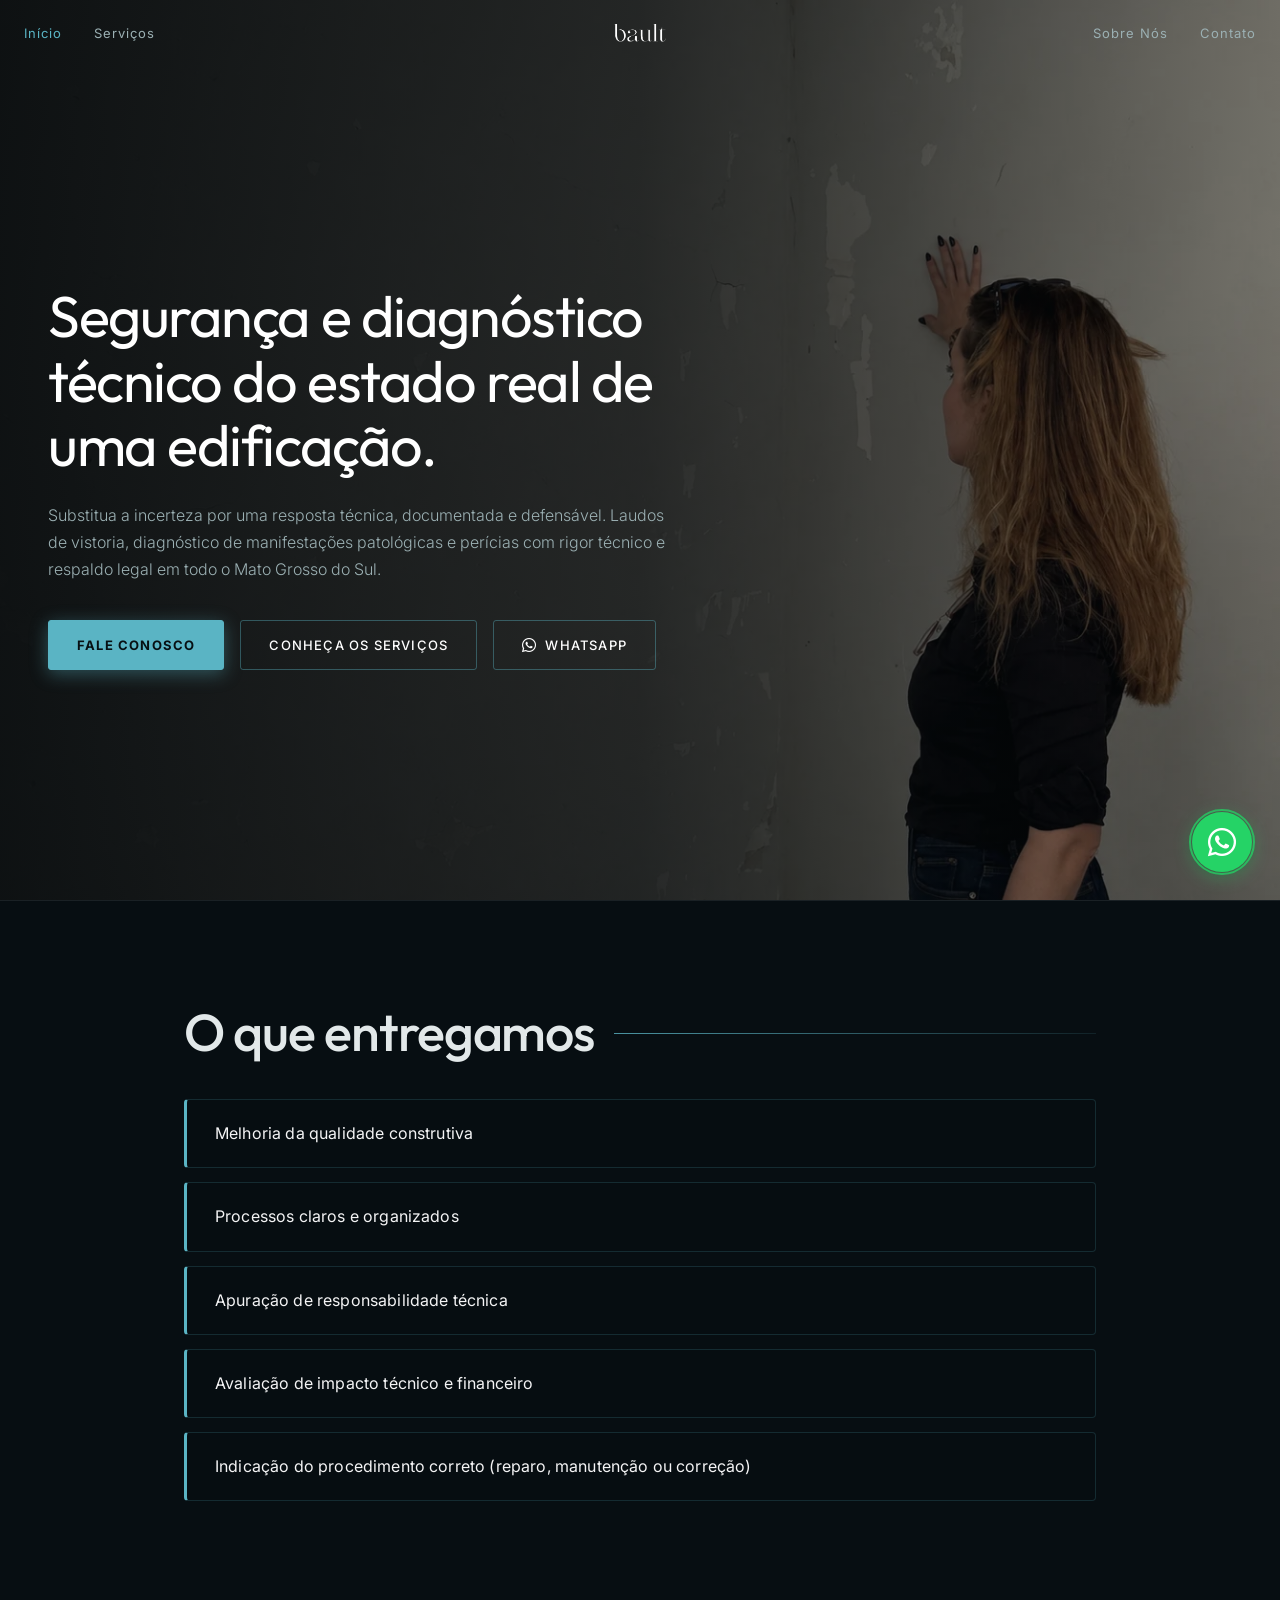
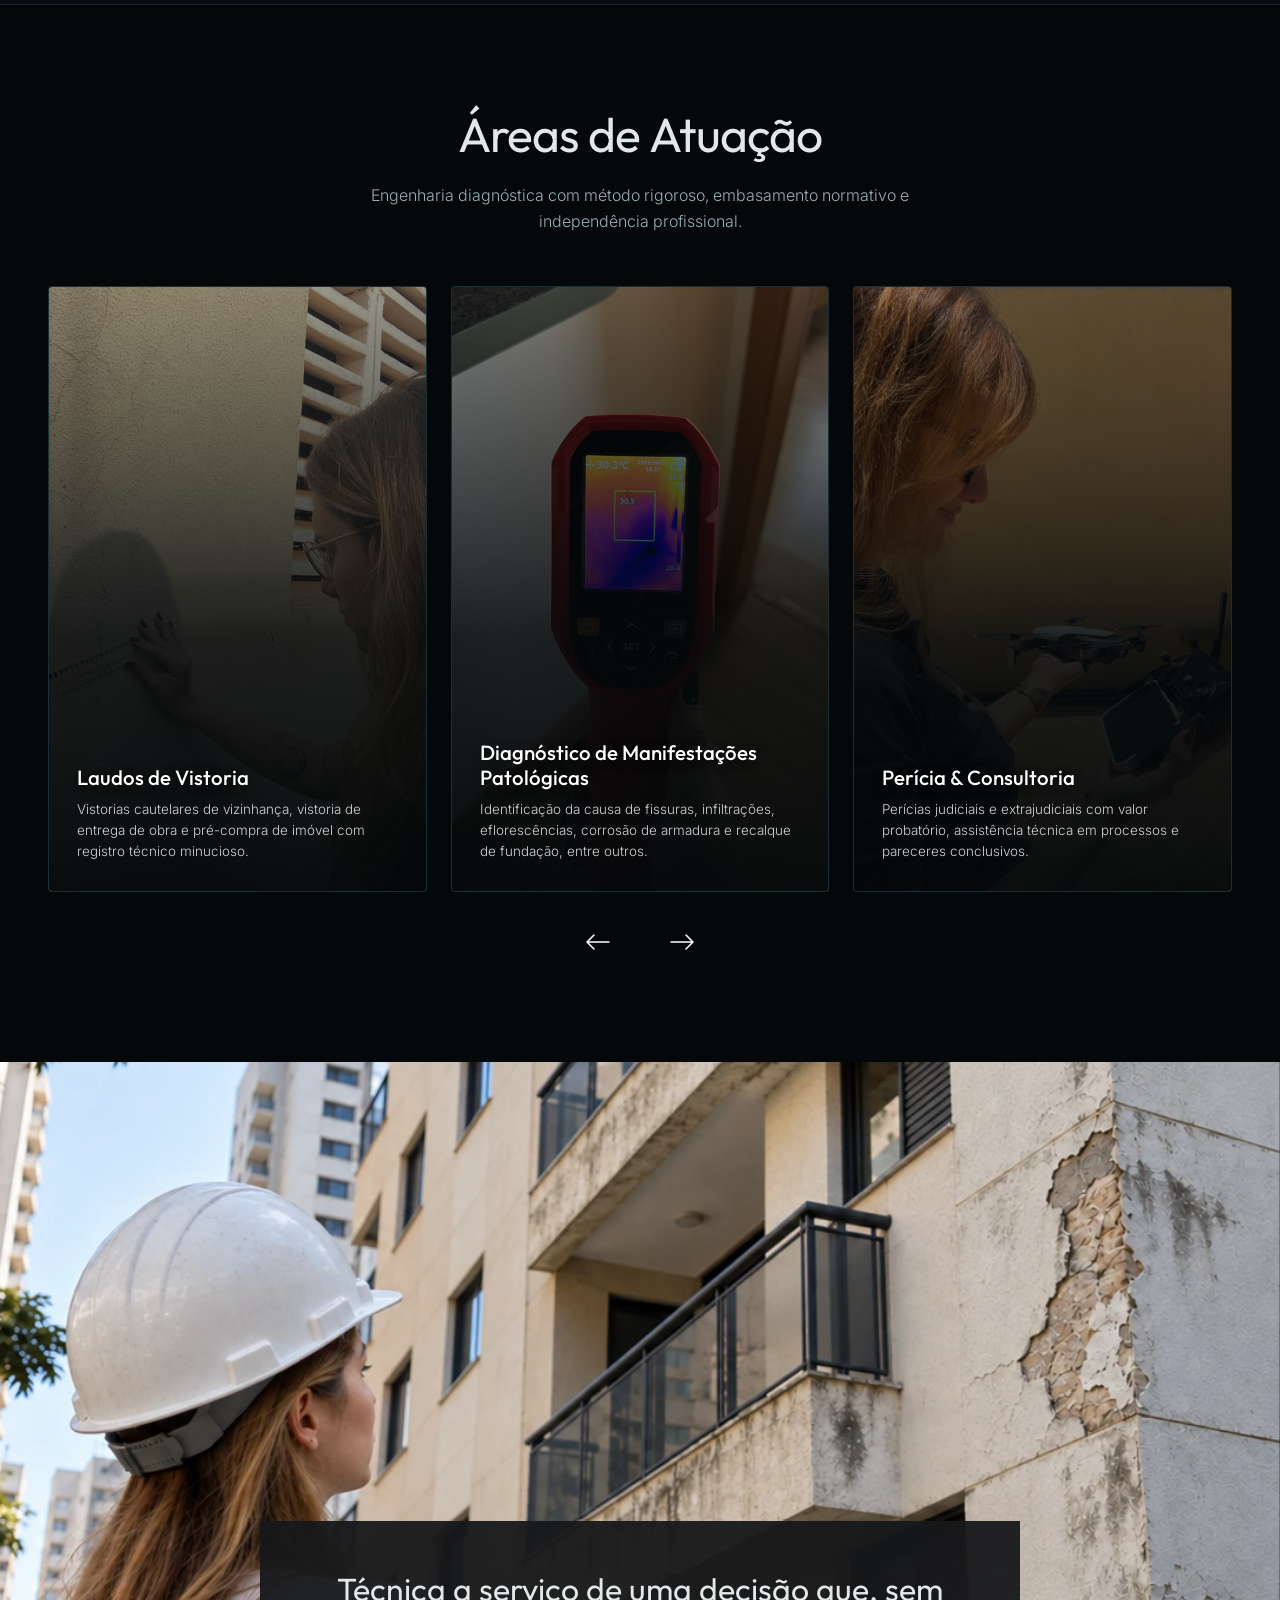
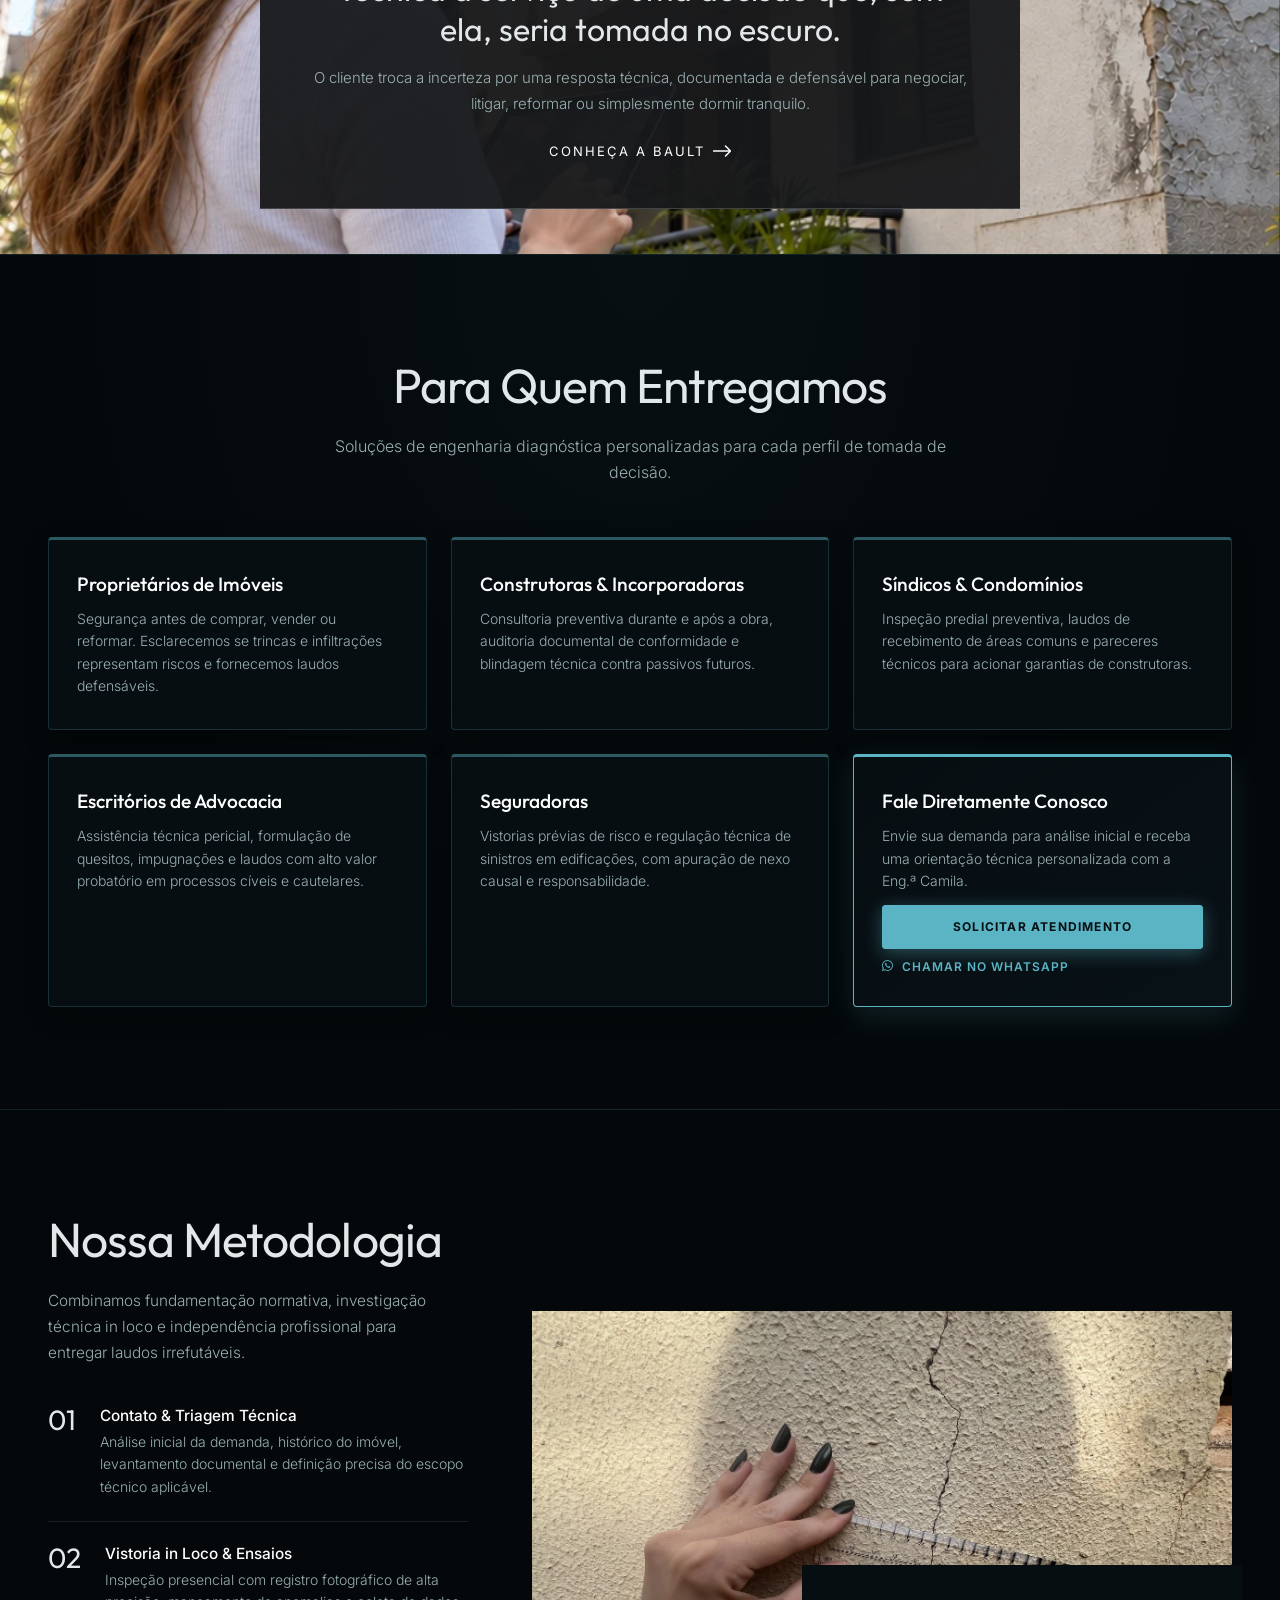
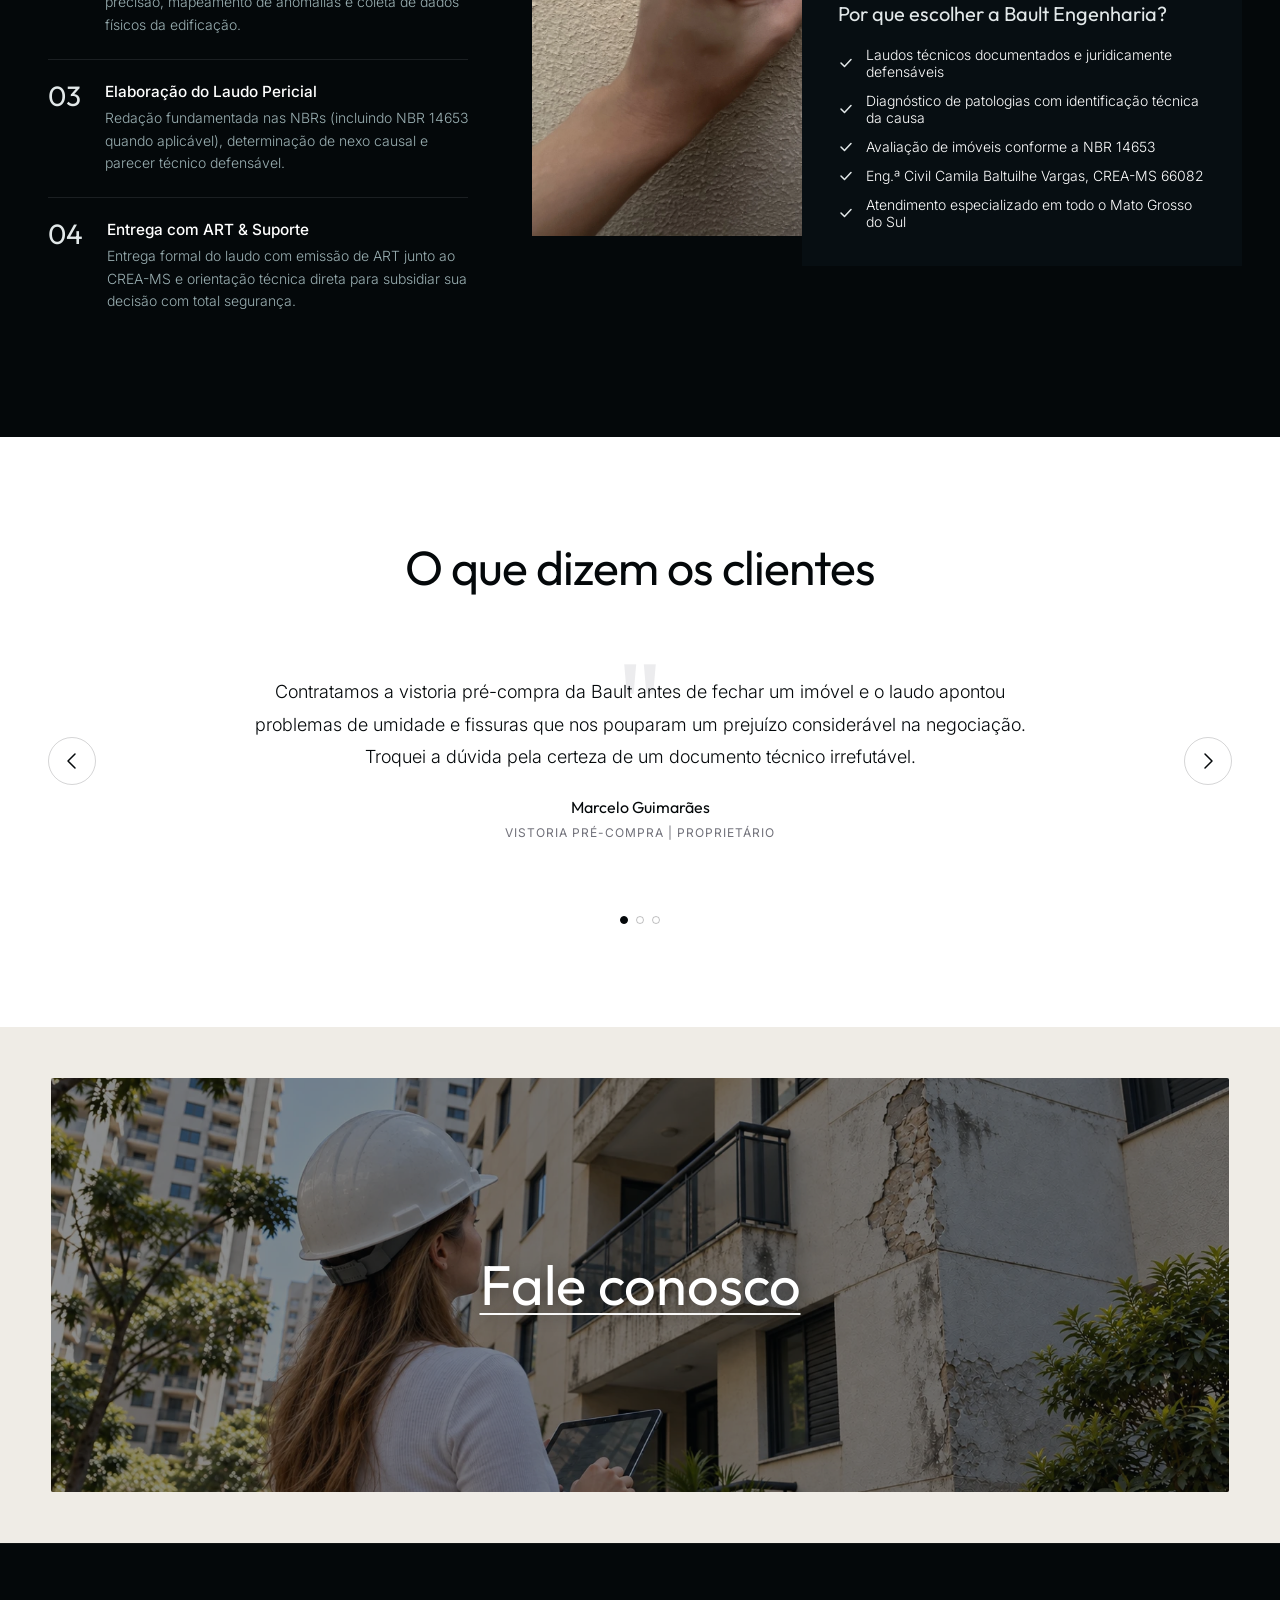
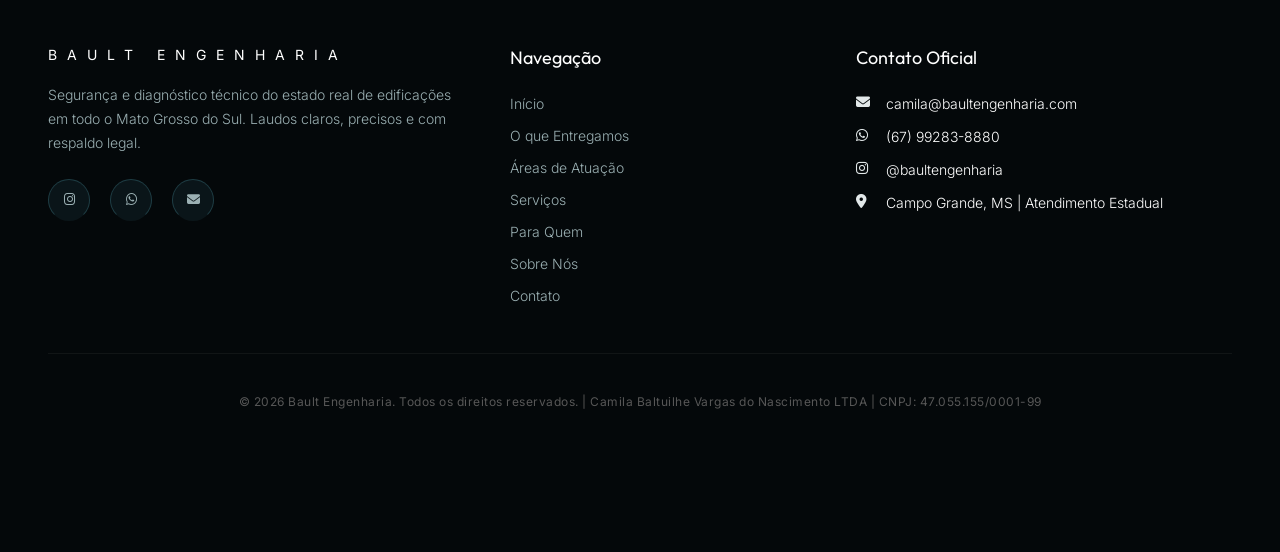
<file: index.html>
<!DOCTYPE html>
<html lang="pt-BR">

<head>
    <meta charset="UTF-8">
    <meta name="viewport" content="width=device-width, initial-scale=1.0">
    <title>Bault Engenharia | Diagnóstico Técnico, Laudos e Perícias</title>
    <meta name="description"
        content="Segurança e diagnóstico técnico do estado real de edificações em todo o Mato Grosso do Sul. Laudos de vistoria, perícias técnicas, diagnóstico de patologias e avaliação NBR 14653.">
    <!-- Google Fonts -->
    <link rel="preconnect" href="https://fonts.googleapis.com">
    <link rel="preconnect" href="https://fonts.gstatic.com" crossorigin>
    <link
        href="https://fonts.googleapis.com/css2?family=Inter:wght@300;400;500;600&family=Outfit:wght@300;400;500;600&display=swap"
        rel="stylesheet">
    <!-- CSS -->
    <link rel="stylesheet" href="style.css">
    <link rel="stylesheet" href="https://cdnjs.cloudflare.com/ajax/libs/font-awesome/6.4.2/css/all.min.css">
</head>

<body>

    <!-- Cabeçalho (Navbar) -->
    <header class="main-header" id="header">
        <div class="header-container">
            <nav class="nav-menu nav-left">
                <a href="index.html" class="nav-link active" style="color: var(--color-accent);">Início</a>
                <a href="servicos.html" class="nav-link">Serviços</a>
            </nav>

            <div class="logo-container">
                <a href="index.html" class="logo" aria-label="Bault Engenharia">
                    <img src="img/logotipo.webp" alt="Bault Engenharia" class="logo-img">
                </a>
            </div>

            <nav class="nav-menu nav-right">
                <a href="sobre.html" class="nav-link">Sobre Nós</a>
                <a href="contato.html" class="nav-link">Contato</a>
            </nav>

            <!-- Mobile Menu Trigger -->
            <button class="mobile-menu-trigger" aria-label="Abrir menu" aria-expanded="false" id="menuBtn">
                <span class="burger-bar"></span>
                <span class="burger-bar"></span>
            </button>
        </div>
    </header>

    <!-- Mobile Navigation Panel Padronizado -->
    <div class="mobile-nav-panel" id="mobilePanel" aria-hidden="true">
        <button class="mobile-menu-close" aria-label="Fechar menu" id="closeBtn">&times;</button>
        <nav class="mobile-menu-links">
            <a href="index.html" class="mobile-link active">Início</a>
            <a href="#entregamos" class="mobile-link">O que Entregamos</a>
            <a href="#atuacao" class="mobile-link">Áreas de Atuação</a>
            <a href="servicos.html" class="mobile-link">Serviços</a>
            <a href="#publico" class="mobile-link">Para Quem</a>
            <a href="sobre.html" class="mobile-link">Sobre Nós</a>
            <a href="contato.html" class="mobile-link">Contato</a>
        </nav>
        <div class="mobile-social-icons">
            <a href="https://instagram.com/baultengenharia" target="_blank" rel="noopener noreferrer" class="social-icon-btn" aria-label="Instagram da Bault Engenharia">
                <i class="fa-brands fa-instagram"></i>
            </a>
            <a href="https://wa.me/5567992838880" target="_blank" rel="noopener noreferrer" class="social-icon-btn" aria-label="WhatsApp da Bault Engenharia">
                <i class="fa-brands fa-whatsapp"></i>
            </a>
            <a href="mailto:camila@baultengenharia.com" class="social-icon-btn" aria-label="E-mail da Bault Engenharia">
                <i class="fa-solid fa-envelope"></i>
            </a>
        </div>
    </div>

    <!-- Hero Section Ampla e Imersiva (Conforme Referências do PDF) -->
    <section class="hero-section" id="hero">
        <div class="hero-container">
            <div class="hero-col-left">
                <h1 class="hero-title">Segurança e diagnóstico técnico do estado real de uma edificação.</h1>
                <p class="hero-paragraph">
                    Substitua a incerteza por uma resposta técnica, documentada e defensável. Laudos de vistoria,
                    diagnóstico de manifestações patológicas e perícias com rigor técnico e respaldo legal em todo o Mato Grosso do Sul.
                </p>
                <div class="hero-cta-group">
                    <a href="contato.html" class="btn-brand-blue">Fale Conosco</a>
                    <a href="servicos.html" class="btn-brand-outline">Conheça os Serviços</a>
                    <a href="https://wa.me/5567992838880" target="_blank" rel="noopener noreferrer" class="btn-brand-outline">
                        <i class="fa-brands fa-whatsapp" style="font-size: 16px;"></i> WhatsApp
                    </a>
                </div>
            </div>
        </div>
    </section>

    <!-- Seção: O Que Entregamos (Fiel ao Briefing Visual) -->
    <section class="entregamos-section" id="entregamos">
        <div class="entregamos-container">
            <div class="entregamos-header-line">
                <h2 class="entregamos-title">O que entregamos</h2>
                <div class="entregamos-line"></div>
            </div>

            <div class="entregamos-list">
                <div class="entregamos-box">
                    <p class="entregamos-box-text">Melhoria da qualidade construtiva</p>
                </div>
                <div class="entregamos-box">
                    <p class="entregamos-box-text">Processos claros e organizados</p>
                </div>
                <div class="entregamos-box">
                    <p class="entregamos-box-text">Apuração de responsabilidade técnica</p>
                </div>
                <div class="entregamos-box">
                    <p class="entregamos-box-text">Avaliação de impacto técnico e financeiro</p>
                </div>
                <div class="entregamos-box">
                    <p class="entregamos-box-text">Indicação do procedimento correto (reparo, manutenção ou correção)</p>
                </div>
            </div>
        </div>
    </section>

    <!-- Áreas de Atuação -->
    <section class="acting-section dark-bg" id="atuacao">
        <div class="section-container">
            <div class="section-header text-center">
                <h2 class="section-title">Áreas de Atuação</h2>
                <p class="section-subtitle">Engenharia diagnóstica com método rigoroso, embasamento normativo e independência profissional.</p>
            </div>

            <div class="acting-carousel-wrapper" id="actingCarousel">
                <div class="acting-carousel-viewport">
                    <div class="acting-grid" id="actingTrack">
                        <!-- Serviço 1: Laudos de Vistoria -->
                        <a href="servicos.html" class="acting-card" aria-label="Laudos de Vistoria">
                            <img src="img/real/camila_inspecao_fissura.webp" alt="Laudos de Vistoria Técnica e Inspeção Predial - Eng.ª Civil Camila Baltuilhe" class="acting-card-img" loading="lazy">
                            <div class="acting-card-overlay">
                                <h3 class="acting-card-title">Laudos de Vistoria</h3>
                                <p class="acting-card-text">Vistorias cautelares de vizinhança, vistoria de entrega de obra e pré-compra de imóvel com registro técnico minucioso.</p>
                            </div>
                        </a>

                        <!-- Serviço 2: Diagnóstico de Manifestações Patológicas -->
                        <a href="servicos.html" class="acting-card" aria-label="Diagnóstico de Manifestações Patológicas">
                            <img src="img/real/camila_termografia_mao.webp" alt="Diagnóstico técnico de manifestações patológicas com câmera termográfica" class="acting-card-img" loading="lazy">
                            <div class="acting-card-overlay">
                                <h3 class="acting-card-title">Diagnóstico de Manifestações Patológicas</h3>
                                <p class="acting-card-text">Identificação da causa de fissuras, infiltrações, eflorescências, corrosão de armadura e recalque de fundação, entre outros.</p>
                            </div>
                        </a>

                        <!-- Serviço 3: Perícia & Consultoria -->
                        <a href="servicos.html" class="acting-card" aria-label="Perícia e Consultoria">
                            <img src="img/real/camila_drone_perfil.webp" alt="Perícia Técnica, Laudo Pericial e Inspeção com Drone - Eng.ª Camila Baltuilhe" class="acting-card-img" loading="lazy">
                            <div class="acting-card-overlay">
                                <h3 class="acting-card-title">Perícia &amp; Consultoria</h3>
                                <p class="acting-card-text">Perícias judiciais e extrajudiciais com valor probatório, assistência técnica em processos e pareceres conclusivos.</p>
                            </div>
                        </a>

                        <!-- Serviço 4: Consultoria Técnica para Construtoras -->
                        <a href="servicos.html" class="acting-card" aria-label="Consultoria Técnica para Construtoras">
                            <img src="img/real/camila_teto_inspecao.webp" alt="Consultoria Técnica para Construtoras e Auditoria de Obras" class="acting-card-img" loading="lazy">
                            <div class="acting-card-overlay">
                                <h3 class="acting-card-title">Consultoria &amp; Auditoria de Obras</h3>
                                <p class="acting-card-text">Acompanhamento técnico de obras, auditoria de conformidade documental e prevenção de passivos construtivos.</p>
                            </div>
                        </a>

                        <!-- Serviço 5: Avaliação de Imóveis -->
                        <a href="servicos.html" class="acting-card" aria-label="Avaliação de Imóveis NBR 14653">
                            <img src="img/real/camila_drone_empe.webp" alt="Avaliação técnica de imóveis urbanos segundo a NBR 14653" class="acting-card-img" loading="lazy">
                            <div class="acting-card-overlay">
                                <h3 class="acting-card-title">Avaliação de Imóveis (NBR 14653)</h3>
                                <p class="acting-card-text">Determinação técnica e fundamentada do valor de mercado de imóveis residenciais, comerciais e institucionais.</p>
                            </div>
                        </a>
                    </div>
                </div>

                <!-- Setas de Navegação (Anterior / Próximo) -->
                <div class="acting-carousel-nav" aria-label="Navegação de Áreas de Atuação">
                    <button type="button" class="acting-nav-btn" id="prevActing" aria-label="Serviço anterior">
                        <svg width="24" height="16" viewBox="0 0 24 16" fill="none" xmlns="http://www.w3.org/2000/svg">
                            <path d="M8 1L1 8M1 8L8 15M1 8H23" stroke="currentColor" stroke-width="1.5" stroke-linecap="round" stroke-linejoin="round"/>
                        </svg>
                    </button>
                    <button type="button" class="acting-nav-btn" id="nextActing" aria-label="Próximo serviço">
                        <svg width="24" height="16" viewBox="0 0 24 16" fill="none" xmlns="http://www.w3.org/2000/svg">
                            <path d="M16 1L23 8M23 8L16 15M23 8H1" stroke="currentColor" stroke-width="1.5" stroke-linecap="round" stroke-linejoin="round"/>
                        </svg>
                    </button>
                </div>
            </div>
        </div>
    </section>

    <!-- Banner Institucional (Texto Institucional sem perguntas entre parênteses) -->
    <section class="banner-section">
        <div class="banner-image-container">
            <div class="banner-media">
                <img src="img/img/fachada.webp" alt="Engenharia civil diagnóstica com respaldo técnico e jurídico"
                    class="banner-bg-img" data-parallax="0.18" loading="lazy">
            </div>
            <div class="banner-overlay-box">
                <h2 class="banner-box-title">Técnica a serviço de uma decisão que, sem ela, seria tomada no escuro.</h2>
                <p class="banner-box-text">O cliente troca a incerteza por uma resposta técnica, documentada e defensável para negociar, litigar, reformar ou simplesmente dormir tranquilo.</p>
                <a href="sobre.html" class="banner-link">
                    <span>Conheça a Bault</span>
                    <svg class="arrow-icon" width="18" height="12" viewBox="0 0 18 12" fill="none"
                        xmlns="http://www.w3.org/2000/svg">
                        <path d="M12.5 1L17.5 6M17.5 6L12.5 11M17.5 6H0.5" stroke="currentColor" stroke-width="1.5"
                            stroke-linecap="round" stroke-linejoin="round" />
                    </svg>
                </a>
            </div>
        </div>
    </section>


    <!-- Para Quem Entregamos -->
    <section class="projects-section dark-bg" id="publico">
        <div class="section-container">
            <div class="section-header text-center">
                <h2 class="section-title">Para Quem Entregamos</h2>
                <p class="section-subtitle">Soluções de engenharia diagnóstica personalizadas para cada perfil de tomada de decisão.</p>
            </div>

            <!-- Grid de Públicos em Carrossel Mobile -->
            <div class="carousel-mobile-container" data-carousel="audience">
                <div class="audience-grid carousel-track">
                    <!-- Público 1 -->
                    <div class="audience-card">
                        <h4 class="audience-card-title">Proprietários de Imóveis</h4>
                        <p class="audience-card-desc">Segurança antes de comprar, vender ou reformar. Esclarecemos se trincas e infiltrações representam riscos e fornecemos laudos defensáveis.</p>
                    </div>

                    <!-- Público 2 -->
                    <div class="audience-card">
                        <h4 class="audience-card-title">Construtoras & Incorporadoras</h4>
                        <p class="audience-card-desc">Consultoria preventiva durante e após a obra, auditoria documental de conformidade e blindagem técnica contra passivos futuros.</p>
                    </div>

                    <!-- Público 3 -->
                    <div class="audience-card">
                        <h4 class="audience-card-title">Síndicos & Condomínios</h4>
                        <p class="audience-card-desc">Inspeção predial preventiva, laudos de recebimento de áreas comuns e pareceres técnicos para acionar garantias de construtoras.</p>
                    </div>

                    <!-- Público 4 -->
                    <div class="audience-card">
                        <h4 class="audience-card-title">Escritórios de Advocacia</h4>
                        <p class="audience-card-desc">Assistência técnica pericial, formulação de quesitos, impugnações e laudos com alto valor probatório em processos cíveis e cautelares.</p>
                    </div>

                    <!-- Público 5 -->
                    <div class="audience-card">
                        <h4 class="audience-card-title">Seguradoras</h4>
                        <p class="audience-card-desc">Vistorias prévias de risco e regulação técnica de sinistros em edificações, com apuração de nexo causal e responsabilidade.</p>
                    </div>

                    <!-- Card de Chamada Direta -->
                    <div class="audience-card audience-card-cta">
                        <h4 class="audience-card-title">Fale Diretamente Conosco</h4>
                        <p class="audience-card-desc">Envie sua demanda para análise inicial e receba uma orientação técnica personalizada com a Eng.ª Camila.</p>
                        <div style="display: flex; flex-direction: column; gap: 10px; margin-top: auto;">
                            <a href="contato.html" class="btn-brand-blue" style="min-height: 44px; padding: 10px 20px; font-size: 12px;">
                                Solicitar Atendimento
                            </a>
                            <a href="https://wa.me/5567992838880" target="_blank" rel="noopener noreferrer" style="color: var(--color-accent); font-size: 12px; font-weight: 600; text-transform: uppercase; letter-spacing: 1px; display: inline-flex; align-items: center; gap: 8px;">
                                <i class="fa-brands fa-whatsapp"></i> Chamar no WhatsApp
                            </a>
                        </div>
                    </div>
                </div>
                <!-- Bolinhas de Indicação Mobile -->
                <div class="carousel-dots-mobile" aria-label="Indicadores de Públicos"></div>
            </div>
        </div>
    </section>

    <!-- Nossa Metodologia -->
    <section class="how-we-work dark-bg" id="como-trabalhamos">
        <div class="section-container">
            <div class="work-grid">
                <!-- Coluna Esquerda: Metodologia -->
                <div class="work-col-left">
                    <h2 class="section-title">Nossa Metodologia</h2>
                    <p class="work-intro-text">Combinamos fundamentação normativa, investigação técnica in loco e independência profissional para entregar laudos irrefutáveis.</p>

                    <div class="steps-list">
                        <!-- Step 01 -->
                        <div class="step-item">
                            <span class="step-num">01</span>
                            <div class="step-content">
                                <h4 class="step-title">Contato & Triagem Técnica</h4>
                                <p class="step-desc">Análise inicial da demanda, histórico do imóvel, levantamento documental e definição precisa do escopo técnico aplicável.</p>
                            </div>
                        </div>

                        <!-- Step 02 -->
                        <div class="step-item">
                            <span class="step-num">02</span>
                            <div class="step-content">
                                <h4 class="step-title">Vistoria in Loco & Ensaios</h4>
                                <p class="step-desc">Inspeção presencial com registro fotográfico de alta precisão, mapeamento de anomalias e coleta de dados físicos da edificação.</p>
                            </div>
                        </div>

                        <!-- Step 03 -->
                        <div class="step-item">
                            <span class="step-num">03</span>
                            <div class="step-content">
                                <h4 class="step-title">Elaboração do Laudo Pericial</h4>
                                <p class="step-desc">Redação fundamentada nas NBRs (incluindo NBR 14653 quando aplicável), determinação de nexo causal e parecer técnico defensável.</p>
                            </div>
                        </div>

                        <!-- Step 04 -->
                        <div class="step-item">
                            <span class="step-num">04</span>
                            <div class="step-content">
                                <h4 class="step-title">Entrega com ART & Suporte</h4>
                                <p class="step-desc">Entrega formal do laudo com emissão de ART junto ao CREA-MS e orientação técnica direta para subsidiar sua decisão com total segurança.</p>
                            </div>
                        </div>
                    </div>
                </div>

                <!-- Coluna Direita: Imagem e Painel de Diferenciais -->
                <div class="work-col-right">
                    <div class="work-img-wrapper">
                        <img src="img/real/camila_fissurometro_mao.webp"
                            alt="Medição técnica e mapeamento de fissura com fissurômetro de precisão em vistoria predial" loading="lazy">

                        <!-- Painel Sobreposto -->
                        <div class="diff-overlay-panel">
                            <h3 class="panel-title">Por que escolher a Bault Engenharia?</h3>
                            <ul class="diff-list">
                                <li class="diff-item">
                                    <svg class="check-icon" viewBox="0 0 16 16" fill="none"
                                        xmlns="http://www.w3.org/2000/svg">
                                        <path d="M3 8L6.5 11.5L13 4.5" stroke="currentColor" stroke-width="1.5"
                                            stroke-linecap="round" stroke-linejoin="round" />
                                    </svg>
                                    <span>Laudos técnicos documentados e juridicamente defensáveis</span>
                                </li>
                                <li class="diff-item">
                                    <svg class="check-icon" viewBox="0 0 16 16" fill="none"
                                        xmlns="http://www.w3.org/2000/svg">
                                        <path d="M3 8L6.5 11.5L13 4.5" stroke="currentColor" stroke-width="1.5"
                                            stroke-linecap="round" stroke-linejoin="round" />
                                    </svg>
                                    <span>Diagnóstico de patologias com identificação técnica da causa</span>
                                </li>
                                <li class="diff-item">
                                    <svg class="check-icon" viewBox="0 0 16 16" fill="none"
                                        xmlns="http://www.w3.org/2000/svg">
                                        <path d="M3 8L6.5 11.5L13 4.5" stroke="currentColor" stroke-width="1.5"
                                            stroke-linecap="round" stroke-linejoin="round" />
                                    </svg>
                                    <span>Avaliação de imóveis conforme a NBR 14653</span>
                                </li>
                                <li class="diff-item">
                                    <svg class="check-icon" viewBox="0 0 16 16" fill="none"
                                        xmlns="http://www.w3.org/2000/svg">
                                        <path d="M3 8L6.5 11.5L13 4.5" stroke="currentColor" stroke-width="1.5"
                                            stroke-linecap="round" stroke-linejoin="round" />
                                    </svg>
                                    <span>Eng.ª Civil Camila Baltuilhe Vargas, CREA-MS 66082</span>
                                </li>
                                <li class="diff-item">
                                    <svg class="check-icon" viewBox="0 0 16 16" fill="none"
                                        xmlns="http://www.w3.org/2000/svg">
                                        <path d="M3 8L6.5 11.5L13 4.5" stroke="currentColor" stroke-width="1.5"
                                            stroke-linecap="round" stroke-linejoin="round" />
                                    </svg>
                                    <span>Atendimento especializado em todo o Mato Grosso do Sul</span>
                                </li>
                            </ul>
                        </div>
                    </div>
                </div>
            </div>
        </div>
    </section>

    <!-- Depoimentos -->
    <section class="testimonials-section light-bg-accent" id="depoimentos">
        <div class="section-container relative">
            <div class="section-header text-center">
                <h2 class="section-title text-dark">O que dizem os clientes</h2>
            </div>

            <!-- Carrossel de Depoimentos -->
            <div class="testimonial-slider-container">
                <!-- Seta Esquerda -->
                <button class="nav-arrow prev-arrow" id="prevTestimonial" aria-label="Depoimento anterior">
                    <svg width="24" height="24" viewBox="0 0 24 24" fill="none" xmlns="http://www.w3.org/2000/svg">
                        <path d="M15 19L8 12L15 5" stroke="currentColor" stroke-width="1.5" stroke-linecap="round"
                            stroke-linejoin="round" />
                    </svg>
                </button>

                <div class="testimonial-wrapper">
                    <!-- Aspas Gigantes Decorativas -->
                    <div class="quote-mark">"</div>

                    <div class="testimonial-slides" id="testimonialSlides">
                        <!-- Depoimento 1 -->
                        <div class="testimonial-slide active" data-index="0">
                            <p class="testimonial-text">
                                Contratamos a vistoria pré-compra da Bault antes de fechar um imóvel e o laudo apontou
                                problemas de umidade e fissuras que nos pouparam um prejuízo considerável na negociação.
                                Troquei a dúvida pela certeza de um documento técnico irrefutável.
                            </p>
                            <h4 class="testimonial-author">Marcelo Guimarães</h4>
                            <span class="testimonial-cat">Vistoria Pré-Compra | Proprietário</span>
                        </div>

                        <!-- Depoimento 2 -->
                        <div class="testimonial-slide" data-index="1">
                            <p class="testimonial-text">
                                A atuação pericial da Eng.ª Camila Baltuilhe foi decisiva para o sucesso da ação indenizatória
                                de nosso cliente. O laudo pericial apresentou embasamento normativo sólido, clareza exemplar e
                                fundamentação técnica defensável em juízo.
                            </p>
                            <h4 class="testimonial-author">Dra. Mariana Vasconcelos</h4>
                            <span class="testimonial-cat">Perícia Técnica Judicial | Advogada</span>
                        </div>

                        <!-- Depoimento 3 -->
                        <div class="testimonial-slide" data-index="2">
                            <p class="testimonial-text">
                                A Bault realizou o diagnóstico de patologias no nosso condomínio. A indicação precisa
                                entre reparo urgente e manutenção preventiva nos deu total tranquilidade para planejar os investimentos
                                e prestar contas aos moradores.
                            </p>
                            <h4 class="testimonial-author">Carlos Alberto Ramos</h4>
                            <span class="testimonial-cat">Diagnóstico de Patologias | Síndico</span>
                        </div>
                    </div>
                </div>

                <!-- Seta Direita -->
                <button class="nav-arrow next-arrow" id="nextTestimonial" aria-label="Próximo depoimento">
                    <svg width="24" height="24" viewBox="0 0 24 24" fill="none" xmlns="http://www.w3.org/2000/svg">
                        <path d="M9 5L16 12L9 19" stroke="currentColor" stroke-width="1.5" stroke-linecap="round"
                            stroke-linejoin="round" />
                    </svg>
                </button>
            </div>

            <!-- Indicadores em Pontos (Dots) -->
            <div class="testimonial-dots" id="testimonialDots">
                <button class="dot-indicator active" data-slide="0" aria-label="Ir para depoimento 1"></button>
                <button class="dot-indicator" data-slide="1" aria-label="Ir para depoimento 2"></button>
                <button class="dot-indicator" data-slide="2" aria-label="Ir para depoimento 3"></button>
            </div>
        </div>
    </section>


    <!-- Chamada Visual "Fale conosco" sobre Imagem -->
    <section class="visual-cta-section">
        <div class="visual-cta-frame">
            <a href="contato.html" class="visual-cta-card" aria-label="Fale conosco - Solicitar orçamento">
                <img src="img/img/fachada.webp" alt="Fale com a Bault Engenharia - Diagnóstico Técnico e Laudos" class="visual-cta-img" loading="lazy">
                <div class="visual-cta-overlay">
                    <span class="visual-cta-title">Fale conosco</span>
                </div>
            </a>
        </div>
    </section>

    <!-- Rodapé Padronizado (Sem Formulário) -->
    <footer class="footer-section dark-bg">
        <div class="section-container">
            <div class="footer-grid-clean">
                <!-- Coluna 1: Marca e Redes Sociais em Ícones Clicáveis -->
                <div class="footer-col brand-col">
                    <span class="logo footer-logo">BAULT ENGENHARIA</span>
                    <p class="footer-brand-text">Segurança e diagnóstico técnico do estado real de edificações em todo o Mato Grosso do Sul. Laudos claros, precisos e com respaldo legal.</p>
                    <div class="social-links">
                        <a href="https://instagram.com/baultengenharia" target="_blank" rel="noopener noreferrer"
                            class="social-icon-btn" aria-label="Instagram da Bault Engenharia">
                            <i class="fa-brands fa-instagram"></i>
                        </a>
                        <a href="https://wa.me/5567992838880" target="_blank" rel="noopener noreferrer"
                            class="social-icon-btn" aria-label="WhatsApp da Bault Engenharia">
                            <i class="fa-brands fa-whatsapp"></i>
                        </a>
                        <a href="mailto:camila@baultengenharia.com" class="social-icon-btn" aria-label="Envie um e-mail">
                            <i class="fa-solid fa-envelope"></i>
                        </a>
                    </div>
                </div>

                <!-- Coluna 2: Navegação Padronizada -->
                <div class="footer-col links-col">
                    <h4 class="footer-title">Navegação</h4>
                    <ul class="footer-links-list">
                        <li><a href="index.html">Início</a></li>
                        <li><a href="#entregamos">O que Entregamos</a></li>
                        <li><a href="#atuacao">Áreas de Atuação</a></li>
                        <li><a href="servicos.html">Serviços</a></li>
                        <li><a href="#publico">Para Quem</a></li>
                        <li><a href="sobre.html">Sobre Nós</a></li>
                        <li><a href="contato.html">Contato</a></li>
                    </ul>
                </div>

                <!-- Coluna 3: Contatos Oficiais -->
                <div class="footer-col contact-col">
                    <h4 class="footer-title">Contato Oficial</h4>
                    <ul class="footer-contact-list">
                        <li class="contact-item">
                            <i class="fa-solid fa-envelope contact-icon"></i>
                            <a href="mailto:camila@baultengenharia.com" class="contact-email-link">camila@baultengenharia.com</a>
                        </li>
                        <li class="contact-item">
                            <i class="fa-brands fa-whatsapp contact-icon"></i>
                            <a href="https://wa.me/5567992838880" target="_blank" rel="noopener noreferrer">(67) 99283-8880</a>
                        </li>
                        <li class="contact-item">
                            <i class="fa-brands fa-instagram contact-icon"></i>
                            <a href="https://instagram.com/baultengenharia" target="_blank" rel="noopener noreferrer">@baultengenharia</a>
                        </li>
                        <li class="contact-item">
                            <i class="fa-solid fa-location-dot contact-icon"></i>
                            <span>Campo Grande, MS | Atendimento Estadual</span>
                        </li>
                    </ul>
                </div>
            </div>

            <!-- Direitos Autorais, CREA e Dados da Empresa -->
            <div class="footer-bottom text-center">
                <p class="copyright-text">
                    © 2026 Bault Engenharia. Todos os direitos reservados. | Camila Baltuilhe Vargas do Nascimento LTDA | CNPJ: 47.055.155/0001-99
                </p>
            </div>
        </div>
    </footer>

    <!-- Botão Flutuante do WhatsApp -->
    <a href="https://wa.me/5567992838880" target="_blank" rel="noopener noreferrer" class="whatsapp-float" aria-label="Fale conosco no WhatsApp" id="whatsappFloatBtn">
        <i class="fa-brands fa-whatsapp"></i>
        <span class="whatsapp-float-tooltip">Falar no WhatsApp</span>
    </a>
    <!-- JavaScript -->
    <script src="lenis.min.js"></script>
    <script src="script.js"></script>

</body>

</html>
</file>
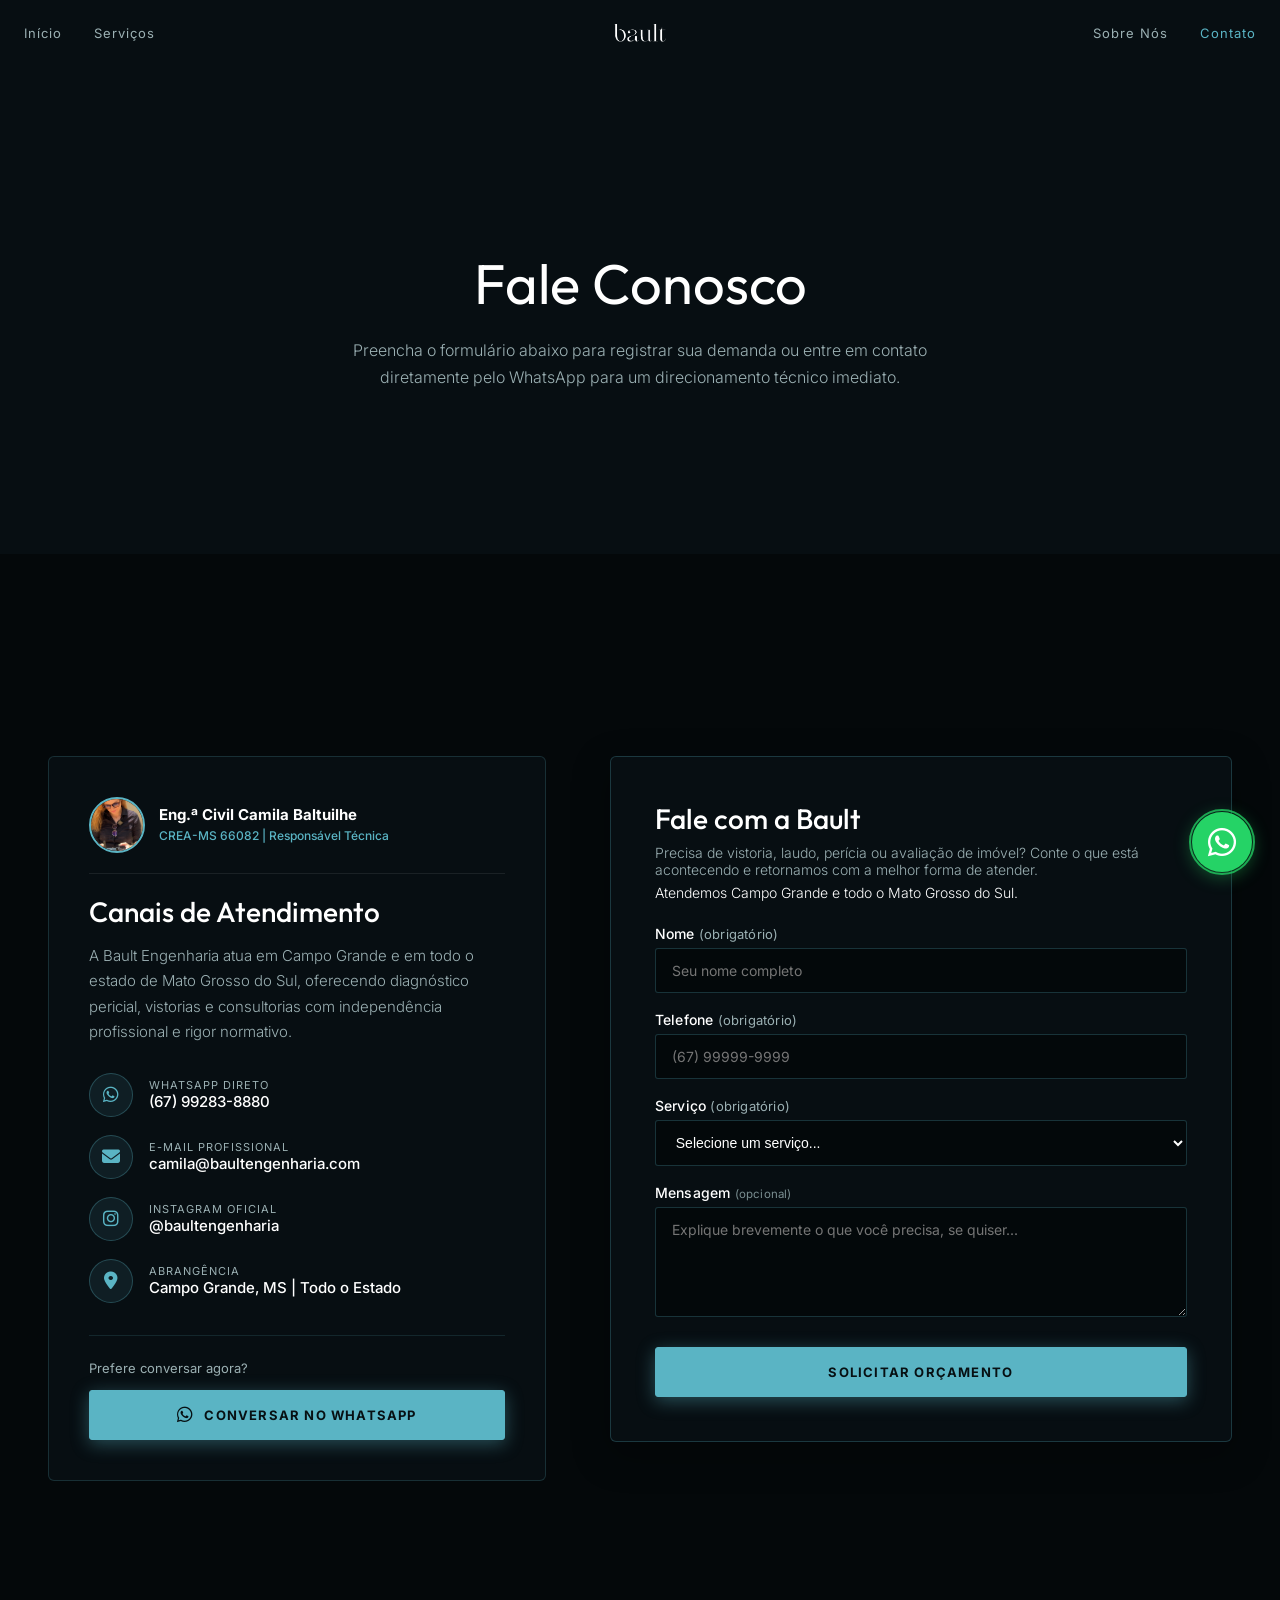
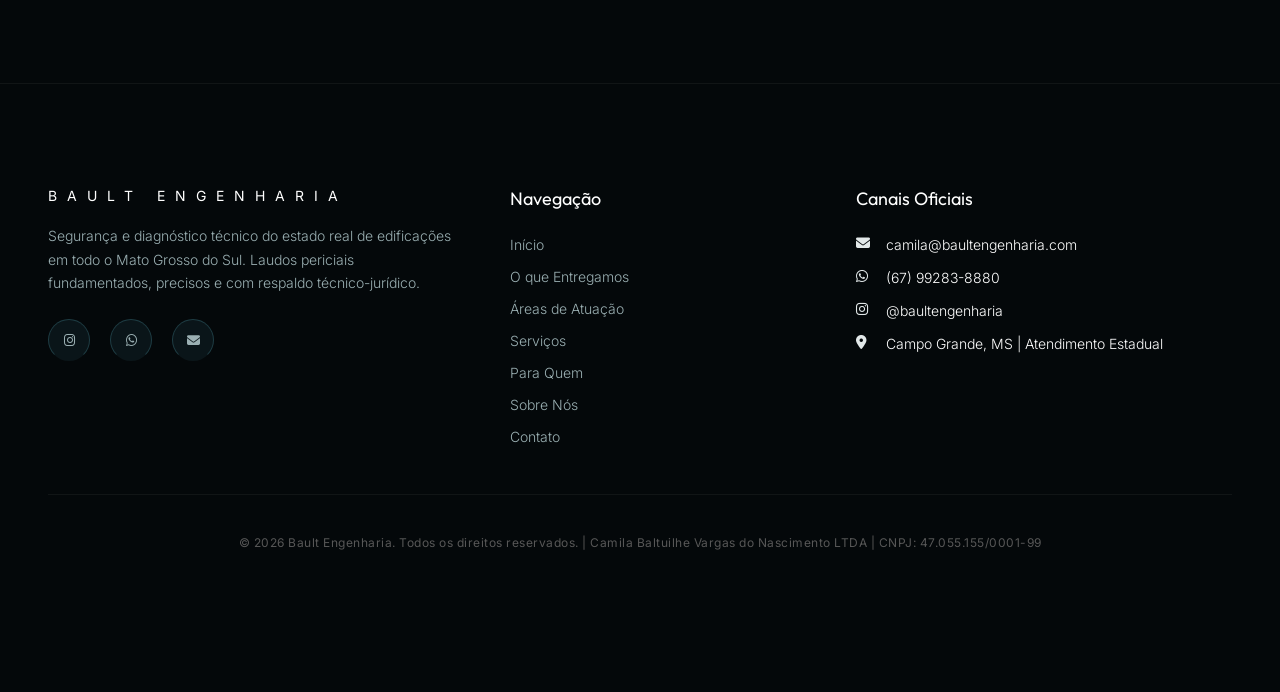
<file: contato.html>
<!DOCTYPE html>
<html lang="pt-BR">

<head>
    <meta charset="UTF-8">
    <meta name="viewport" content="width=device-width, initial-scale=1.0">
    <title>Contato | Bault Engenharia | Diagnóstico Técnico, Laudos e Perícias</title>
    <meta name="description"
        content="Entre em contato com a Bault Engenharia. Solicite laudos de vistoria, diagnóstico de manifestações patológicas, perícia técnica e consultoria com a Eng.ª Civil Camila Baltuilhe em todo o MS.">
    <!-- Google Fonts -->
    <link rel="preconnect" href="https://fonts.googleapis.com">
    <link rel="preconnect" href="https://fonts.gstatic.com" crossorigin>
    <link
        href="https://fonts.googleapis.com/css2?family=Inter:wght@300;400;500;600&family=Outfit:wght@300;400;500;600&display=swap"
        rel="stylesheet">
    <!-- CSS -->
    <link rel="stylesheet" href="style.css">
    <link rel="stylesheet" href="https://cdnjs.cloudflare.com/ajax/libs/font-awesome/6.4.2/css/all.min.css">
</head>

<body>

    <!-- Cabeçalho (Navbar Padrão) -->
    <header class="main-header scrolled" id="header">
        <div class="header-container">
            <nav class="nav-menu nav-left">
                <a href="index.html" class="nav-link">Início</a>
                <a href="servicos.html" class="nav-link">Serviços</a>
            </nav>

            <div class="logo-container">
                <a href="index.html" class="logo" aria-label="Bault Engenharia">
                    <img src="img/logotipo.webp" alt="Bault Engenharia" class="logo-img">
                </a>
            </div>

            <nav class="nav-menu nav-right">
                <a href="sobre.html" class="nav-link">Sobre Nós</a>
                <a href="contato.html" class="nav-link active" style="color: var(--color-accent);">Contato</a>
            </nav>

            <!-- Mobile Menu Trigger -->
            <button class="mobile-menu-trigger" aria-label="Abrir menu" aria-expanded="false" id="menuBtn">
                <span class="burger-bar"></span>
                <span class="burger-bar"></span>
            </button>
        </div>
    </header>

    <!-- Mobile Navigation Panel (Padronizado) -->
    <div class="mobile-nav-panel" id="mobilePanel" aria-hidden="true">
        <button class="mobile-menu-close" aria-label="Fechar menu" id="closeBtn">&times;</button>
        <nav class="mobile-menu-links">
            <a href="index.html" class="mobile-link">Início</a>
            <a href="index.html#entregamos" class="mobile-link">O que Entregamos</a>
            <a href="index.html#atuacao" class="mobile-link">Áreas de Atuação</a>
            <a href="servicos.html" class="mobile-link">Serviços</a>
            <a href="index.html#publico" class="mobile-link">Para Quem</a>
            <a href="sobre.html" class="mobile-link">Sobre Nós</a>
            <a href="contato.html" class="mobile-link" style="color: var(--color-accent);">Contato</a>
        </nav>
        <div class="mobile-social-icons">
            <a href="https://instagram.com/baultengenharia" target="_blank" rel="noopener noreferrer" class="social-icon-btn" aria-label="Instagram da Bault Engenharia">
                <i class="fa-brands fa-instagram"></i>
            </a>
            <a href="https://wa.me/5567992838880" target="_blank" rel="noopener noreferrer" class="social-icon-btn" aria-label="WhatsApp da Bault Engenharia">
                <i class="fa-brands fa-whatsapp"></i>
            </a>
            <a href="mailto:camila@baultengenharia.com" class="social-icon-btn" aria-label="E-mail da Bault Engenharia">
                <i class="fa-solid fa-envelope"></i>
            </a>
        </div>
    </div>

    <!-- Hero da Página de Contato -->
    <section class="page-hero" style="padding: 150px 0 60px; background: var(--color-charcoal-sec);">
        <div class="section-container">
            <div class="page-hero-inner" style="max-width: 820px; margin: 0 auto; text-align: center;">
                <h1 style="font-family: var(--font-serif); font-size: clamp(34px, 4.5vw, 56px); font-weight: 400; color: #FFFFFF; line-height: 1.15; margin-bottom: 20px;">Fale Conosco</h1>
                <p style="font-size: clamp(15px, 1.25vw, 17px); color: var(--color-text-sec-dark); line-height: 1.7; font-weight: 300; max-width: 620px; margin: 0 auto;">
                    Preencha o formulário abaixo para registrar sua demanda ou entre em contato diretamente pelo WhatsApp para um direcionamento técnico imediato.
                </p>
            </div>
        </div>
    </section>

    <!-- Conteúdo Principal de Contato -->
    <section class="contact-page-section">
        <div class="section-container">
            <div class="contact-layout-grid">
                
                <!-- Coluna 1: Informações e Canais Diretos com Ícones Clicáveis -->
                <div class="contact-info-card">
                    <div style="display: flex; align-items: center; gap: 14px; margin-bottom: 20px; padding-bottom: 20px; border-bottom: 1px solid rgba(255,255,255,0.08);">
                        <img src="img/real/camila_drone_portrait.webp" alt="Eng.ª Civil Camila Baltuilhe" style="width: 56px; height: 56px; border-radius: 50%; object-fit: cover; border: 2px solid var(--color-accent, #5AB4C4); flex-shrink: 0;" loading="lazy">
                        <div>
                            <strong style="color: #FFFFFF; font-size: 15px; display: block;">Eng.ª Civil Camila Baltuilhe</strong>
                            <span style="color: var(--color-accent, #5AB4C4); font-size: 12px; font-weight: 500;">CREA-MS 66082 | Responsável Técnica</span>
                        </div>
                    </div>

                    <h3>Canais de Atendimento</h3>
                    <p>
                        A Bault Engenharia atua em Campo Grande e em todo o estado de Mato Grosso do Sul, oferecendo diagnóstico pericial, vistorias e consultorias com independência profissional e rigor normativo.
                    </p>

                    <ul class="contact-channels-list">
                        <!-- WhatsApp -->
                        <li class="contact-channel-item">
                            <a href="https://wa.me/5567992838880" target="_blank" rel="noopener noreferrer" class="channel-icon" aria-label="WhatsApp Bault Engenharia">
                                <i class="fa-brands fa-whatsapp"></i>
                            </a>
                            <div class="channel-text">
                                <span class="channel-label">WhatsApp Direto</span>
                                <a href="https://wa.me/5567992838880" target="_blank" rel="noopener noreferrer" class="channel-value">
                                    (67) 99283-8880
                                </a>
                            </div>
                        </li>

                        <!-- E-mail -->
                        <li class="contact-channel-item">
                            <a href="mailto:camila@baultengenharia.com" class="channel-icon" aria-label="E-mail Bault Engenharia">
                                <i class="fa-solid fa-envelope"></i>
                            </a>
                            <div class="channel-text">
                                <span class="channel-label">E-mail Profissional</span>
                                <a href="mailto:camila@baultengenharia.com" class="channel-value contact-email-link">
                                    camila@baultengenharia.com
                                </a>
                            </div>
                        </li>

                        <!-- Instagram -->
                        <li class="contact-channel-item">
                            <a href="https://instagram.com/baultengenharia" target="_blank" rel="noopener noreferrer" class="channel-icon" aria-label="Instagram Bault Engenharia">
                                <i class="fa-brands fa-instagram"></i>
                            </a>
                            <div class="channel-text">
                                <span class="channel-label">Instagram Oficial</span>
                                <a href="https://instagram.com/baultengenharia" target="_blank" rel="noopener noreferrer" class="channel-value">
                                    @baultengenharia
                                </a>
                            </div>
                        </li>

                        <!-- Localização -->
                        <li class="contact-channel-item">
                            <div class="channel-icon">
                                <i class="fa-solid fa-location-dot"></i>
                            </div>
                            <div class="channel-text">
                                <span class="channel-label">Abrangência</span>
                                <span class="channel-value">Campo Grande, MS | Todo o Estado</span>
                            </div>
                        </li>
                    </ul>

                    <!-- Botão de WhatsApp em destaque -->
                    <div style="margin-top: 32px; padding-top: 24px; border-top: 1px solid rgba(90, 180, 196, 0.15);">
                        <span style="display: block; font-size: 13px; color: var(--color-text-sec-dark); margin-bottom: 14px;">Prefere conversar agora?</span>
                        <a href="https://wa.me/5567992838880" target="_blank" rel="noopener noreferrer" class="btn-brand-blue" style="width: 100%; justify-content: center;">
                            <i class="fa-brands fa-whatsapp" style="font-size: 18px;"></i>
                            Conversar no WhatsApp
                        </a>
                    </div>
                </div>

                <!-- Coluna 2: Formulário no Modelo Solicitado -->
                <div class="contact-form-card">
                    <h3>Fale com a Bault</h3>
                    <p class="form-subtitle">Precisa de vistoria, laudo, perícia ou avaliação de imóvel? Conte o que está acontecendo e retornamos com a melhor forma de atender.<br><span style="display: inline-block; margin-top: 6px; color: var(--color-offwhite);">Atendemos Campo Grande e todo o Mato Grosso do Sul.</span></p>

                    <form class="contact-page-form" id="contactPageForm">
                        <!-- Nome -->
                        <div class="form-group">
                            <label for="pageName">Nome <span class="required-label">(obrigatório)</span></label>
                            <input type="text" id="pageName" name="name" placeholder="Seu nome completo" required>
                        </div>

                        <!-- Telefone -->
                        <div class="form-group">
                            <label for="pagePhone">Telefone <span class="required-label">(obrigatório)</span></label>
                            <input type="tel" id="pagePhone" name="phone" placeholder="(67) 99999-9999" required>
                        </div>

                        <!-- Serviço -->
                        <div class="form-group">
                            <label for="pageService">Serviço <span class="required-label">(obrigatório)</span></label>
                            <select id="pageService" name="service" required>
                                <option value="" disabled selected>Selecione um serviço...</option>
                                <option value="Laudos de Vistoria">Laudos de Vistoria (Cautelar, Entrega de Obra, Pré-Compra)</option>
                                <option value="Diagnóstico de Manifestações Patológicas">Diagnóstico de Manifestações Patológicas</option>
                                <option value="Perícia & Consultoria Técnica">Perícia &amp; Consultoria Técnica</option>
                                <option value="Consultoria Técnica para Construtoras">Consultoria Técnica para Construtoras &amp; Incorporadoras</option>
                                <option value="Auditoria e Conformidade Documental">Auditoria e Conformidade Documental</option>
                                <option value="Avaliação de Imóveis (NBR 14653)">Avaliação de Imóveis (NBR 14653)</option>
                                <option value="Ainda não sei">Ainda não sei</option>
                            </select>
                        </div>

                        <!-- Mensagem (Opcional) -->
                        <div class="form-group">
                            <label for="pageMessage">Mensagem <span class="optional">(opcional)</span></label>
                            <textarea id="pageMessage" name="message" placeholder="Explique brevemente o que você precisa, se quiser..."></textarea>
                        </div>

                        <!-- Botão de Envio -->
                        <button type="submit" class="btn-brand-blue form-submit-btn">
                            Solicitar orçamento
                        </button>

                        <!-- Feedback -->
                        <div class="form-feedback" id="contactPageFeedback" style="margin-top: 14px;"></div>
                    </form>
                </div>

            </div>
        </div>
    </section>

    <!-- Rodapé Padronizado (Sem Formulário) -->
    <footer class="footer-section dark-bg">
        <div class="section-container">
            <div class="footer-grid-clean">
                
                <!-- Coluna 1: Marca e Ícones Clicáveis -->
                <div class="footer-col brand-col">
                    <span class="logo footer-logo">BAULT ENGENHARIA</span>
                    <p class="footer-brand-text">
                        Segurança e diagnóstico técnico do estado real de edificações em todo o Mato Grosso do Sul. Laudos periciais fundamentados, precisos e com respaldo técnico-jurídico.
                    </p>
                    <div class="social-links">
                        <a href="https://instagram.com/baultengenharia" target="_blank" rel="noopener noreferrer" class="social-icon-btn" aria-label="Instagram da Bault Engenharia">
                            <i class="fa-brands fa-instagram"></i>
                        </a>
                        <a href="https://wa.me/5567992838880" target="_blank" rel="noopener noreferrer" class="social-icon-btn" aria-label="WhatsApp da Bault Engenharia">
                            <i class="fa-brands fa-whatsapp"></i>
                        </a>
                        <a href="mailto:camila@baultengenharia.com" class="social-icon-btn" aria-label="Enviar E-mail para Camila">
                            <i class="fa-solid fa-envelope"></i>
                        </a>
                    </div>
                </div>

                <!-- Coluna 2: Navegação Padronizada -->
                <div class="footer-col links-col">
                    <h4 class="footer-title">Navegação</h4>
                    <ul class="footer-links-list">
                        <li><a href="index.html">Início</a></li>
                        <li><a href="index.html#entregamos">O que Entregamos</a></li>
                        <li><a href="index.html#atuacao">Áreas de Atuação</a></li>
                        <li><a href="servicos.html">Serviços</a></li>
                        <li><a href="index.html#publico">Para Quem</a></li>
                        <li><a href="sobre.html">Sobre Nós</a></li>
                        <li><a href="contato.html">Contato</a></li>
                    </ul>
                </div>

                <!-- Coluna 3: Contatos Oficiais -->
                <div class="footer-col contact-col">
                    <h4 class="footer-title">Canais Oficiais</h4>
                    <ul class="footer-contact-list">
                        <li class="contact-item">
                            <i class="fa-solid fa-envelope contact-icon"></i>
                            <a href="mailto:camila@baultengenharia.com" class="contact-email-link">camila@baultengenharia.com</a>
                        </li>
                        <li class="contact-item">
                            <i class="fa-brands fa-whatsapp contact-icon"></i>
                            <a href="https://wa.me/5567992838880" target="_blank" rel="noopener noreferrer">(67) 99283-8880</a>
                        </li>
                        <li class="contact-item">
                            <i class="fa-brands fa-instagram contact-icon"></i>
                            <a href="https://instagram.com/baultengenharia" target="_blank" rel="noopener noreferrer">@baultengenharia</a>
                        </li>
                        <li class="contact-item">
                            <i class="fa-solid fa-location-dot contact-icon"></i>
                            <span>Campo Grande, MS | Atendimento Estadual</span>
                        </li>
                    </ul>
                </div>

            </div>

            <!-- Direitos Autorais, CREA e CNPJ -->
            <div class="footer-bottom text-center">
                <p class="copyright-text">
                    © 2026 Bault Engenharia. Todos os direitos reservados. | Camila Baltuilhe Vargas do Nascimento LTDA | CNPJ: 47.055.155/0001-99
                </p>
            </div>
        </div>
    </footer>

    <!-- Botão Flutuante do WhatsApp -->
    <a href="https://wa.me/5567992838880" target="_blank" rel="noopener noreferrer" class="whatsapp-float" aria-label="Fale conosco no WhatsApp" id="whatsappFloatBtn">
        <i class="fa-brands fa-whatsapp"></i>
        <span class="whatsapp-float-tooltip">Falar no WhatsApp</span>
    </a>
    <!-- JavaScript -->
    <script src="lenis.min.js"></script>
    <script src="script.js"></script>

</body>

</html>
</file>
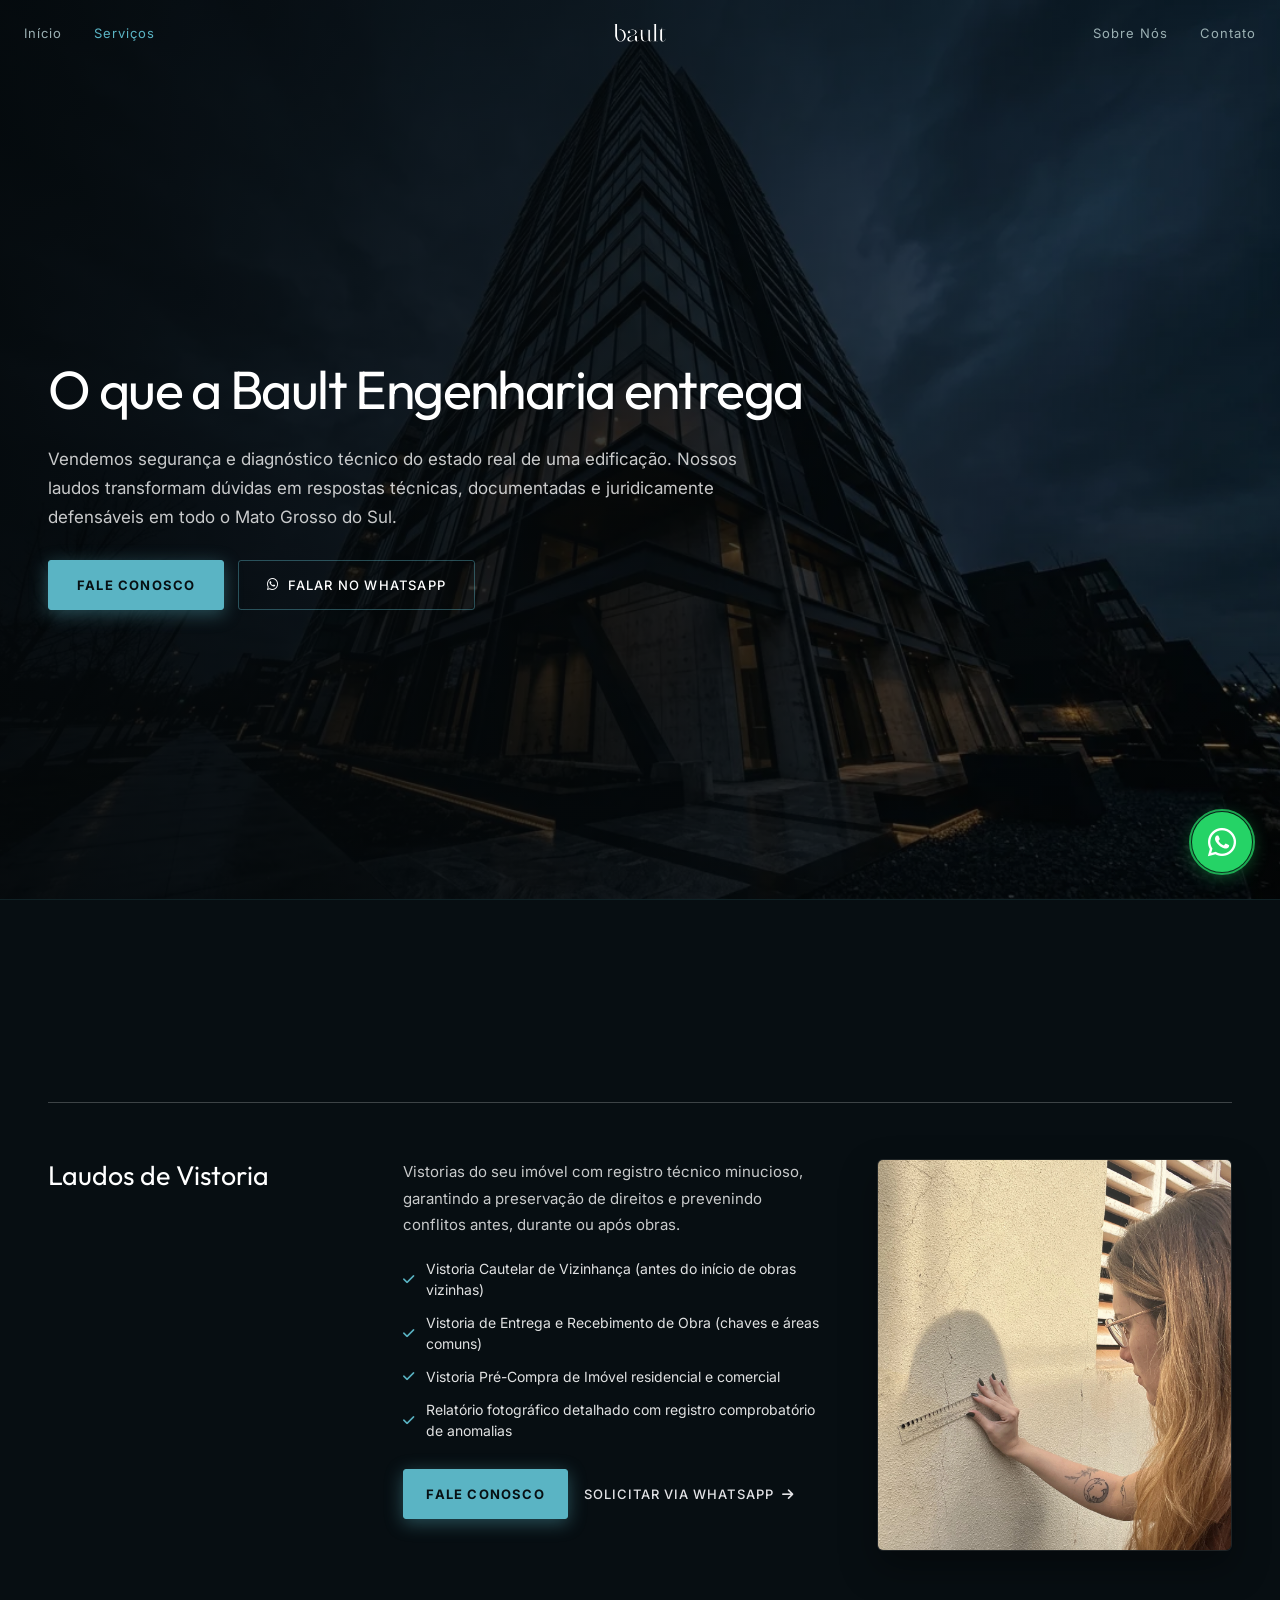
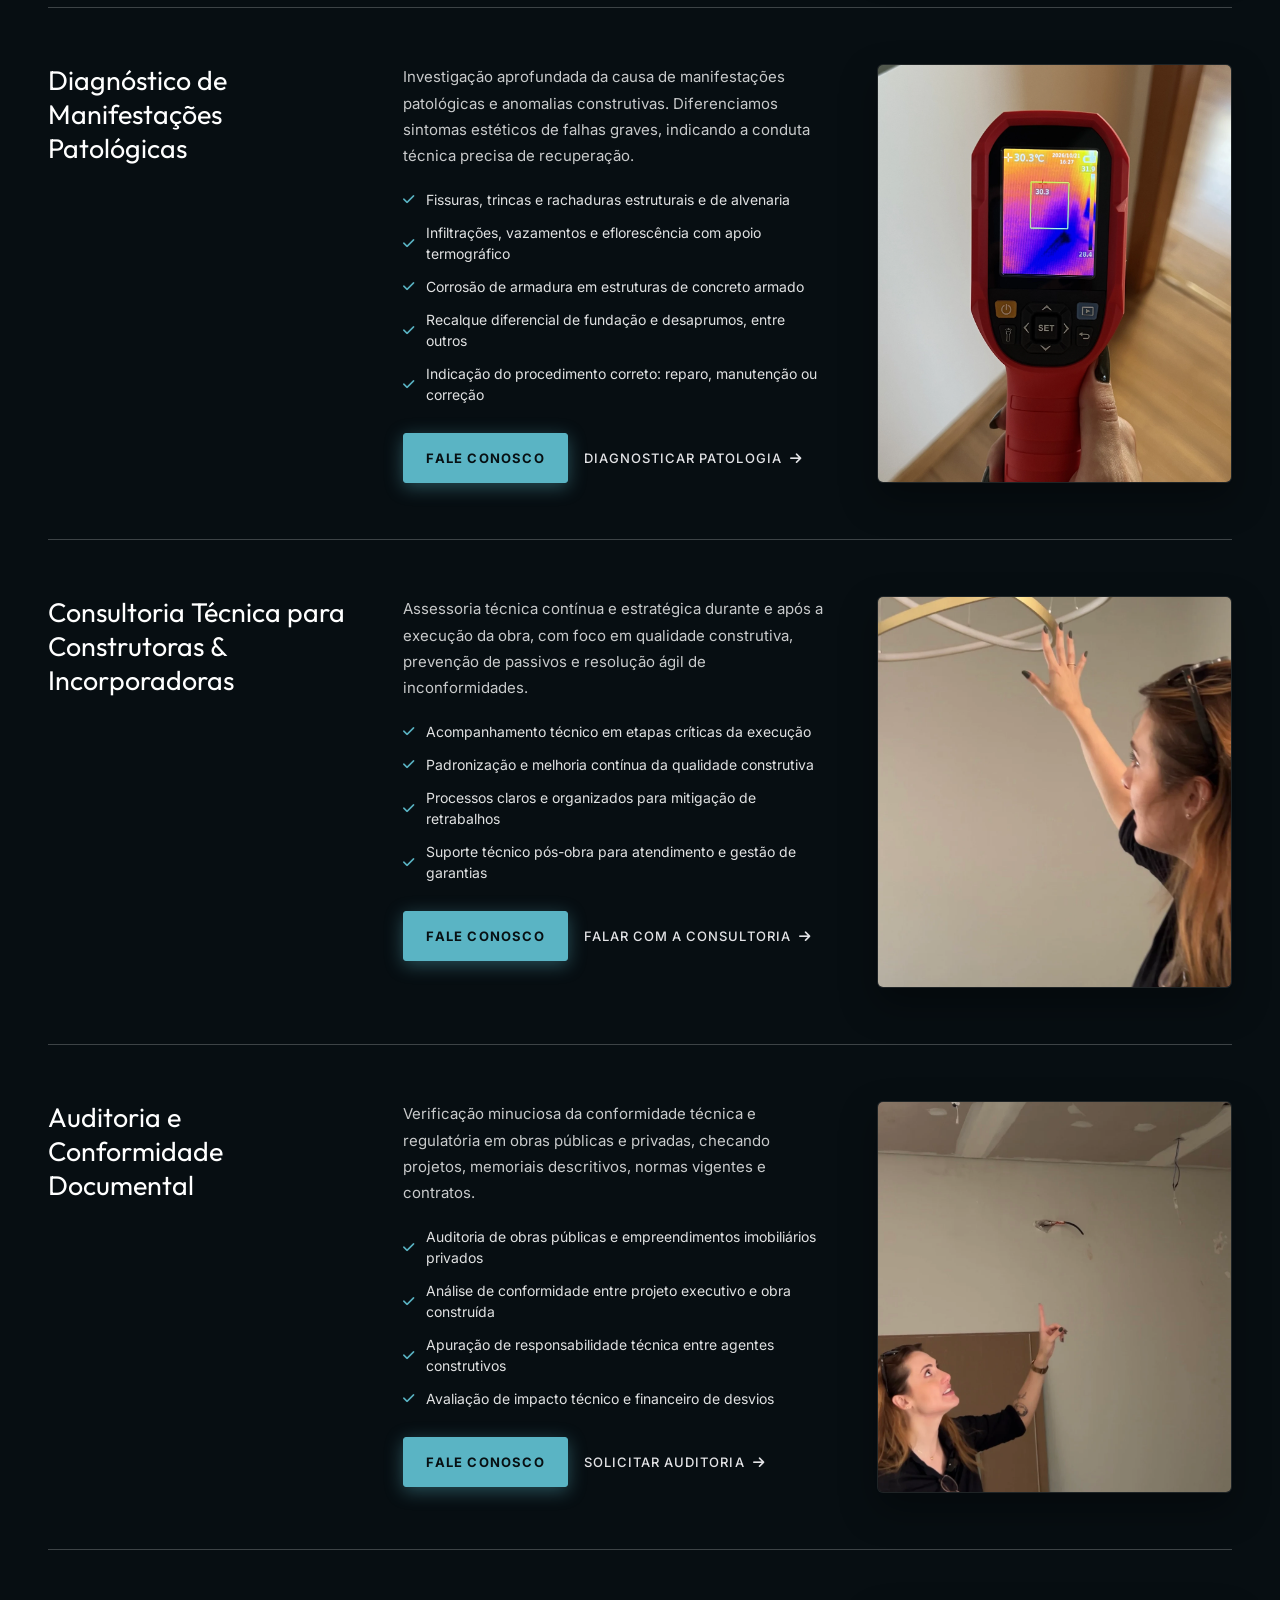
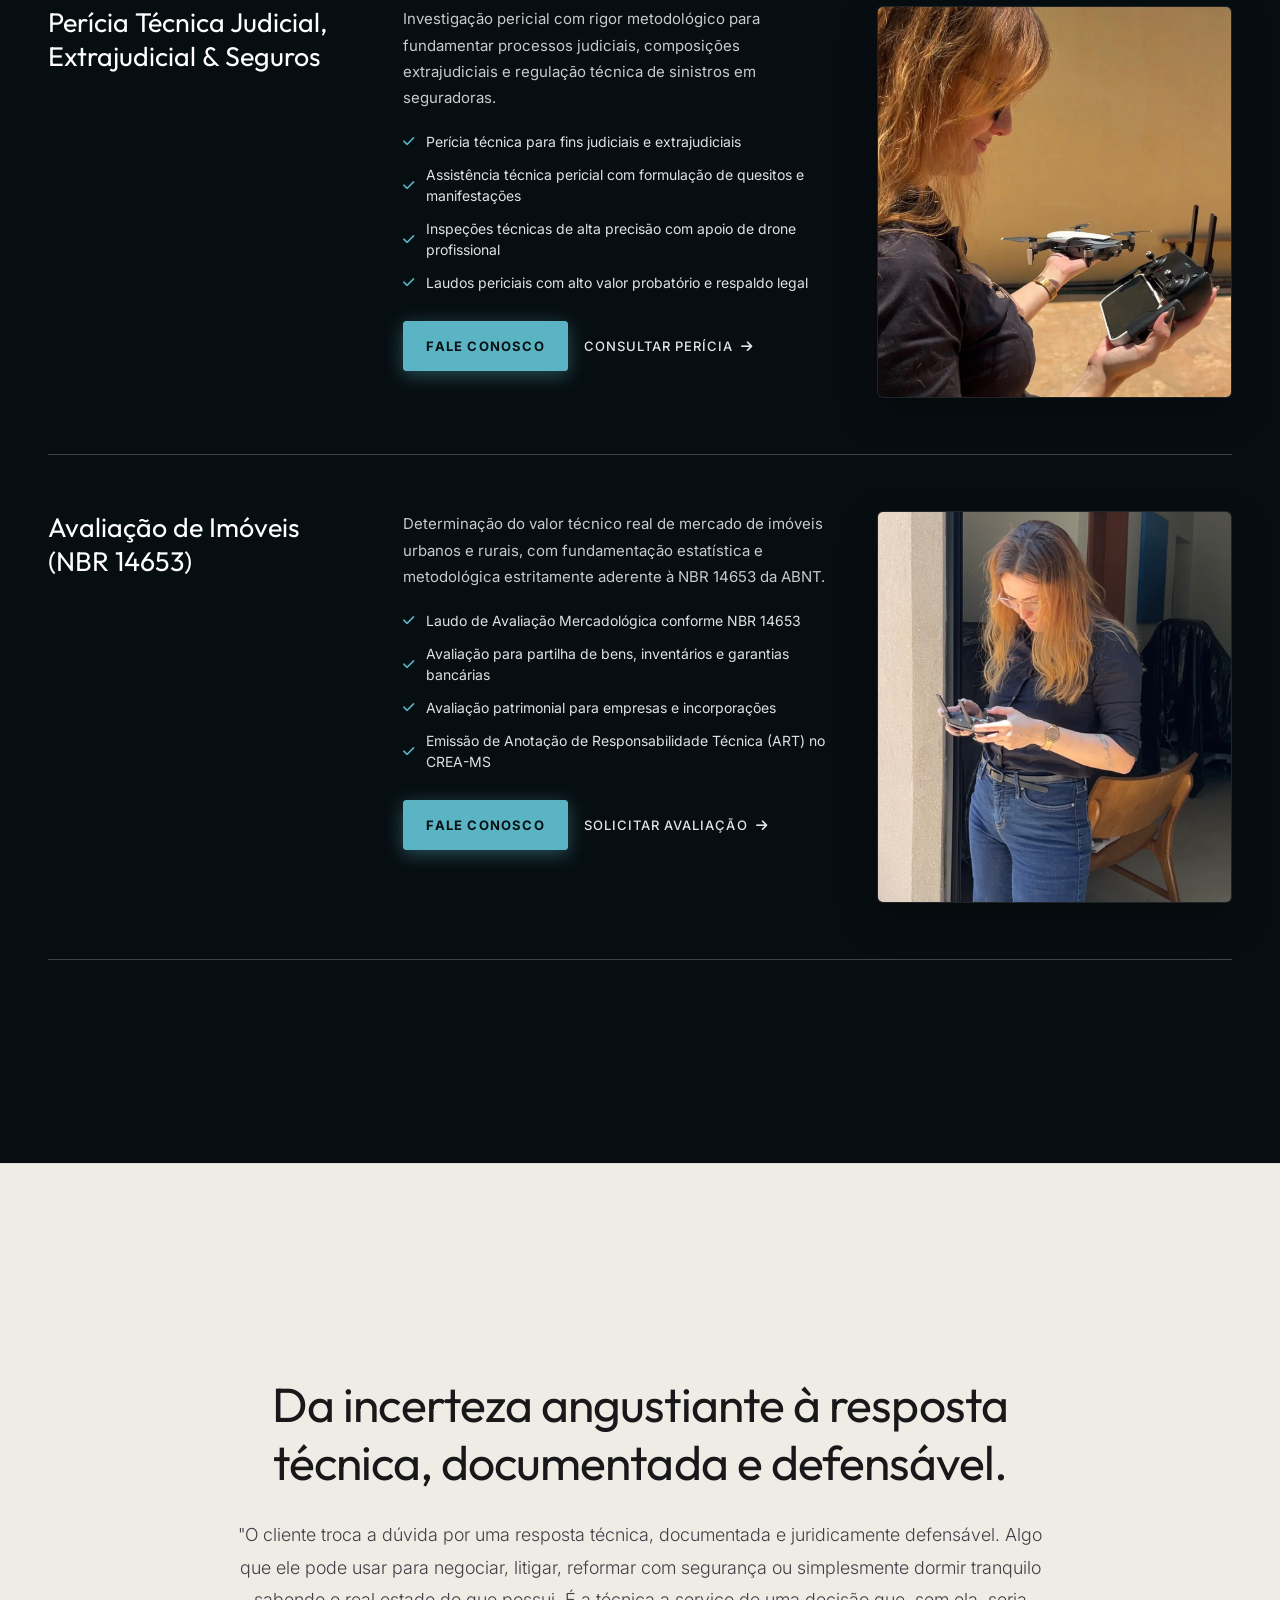
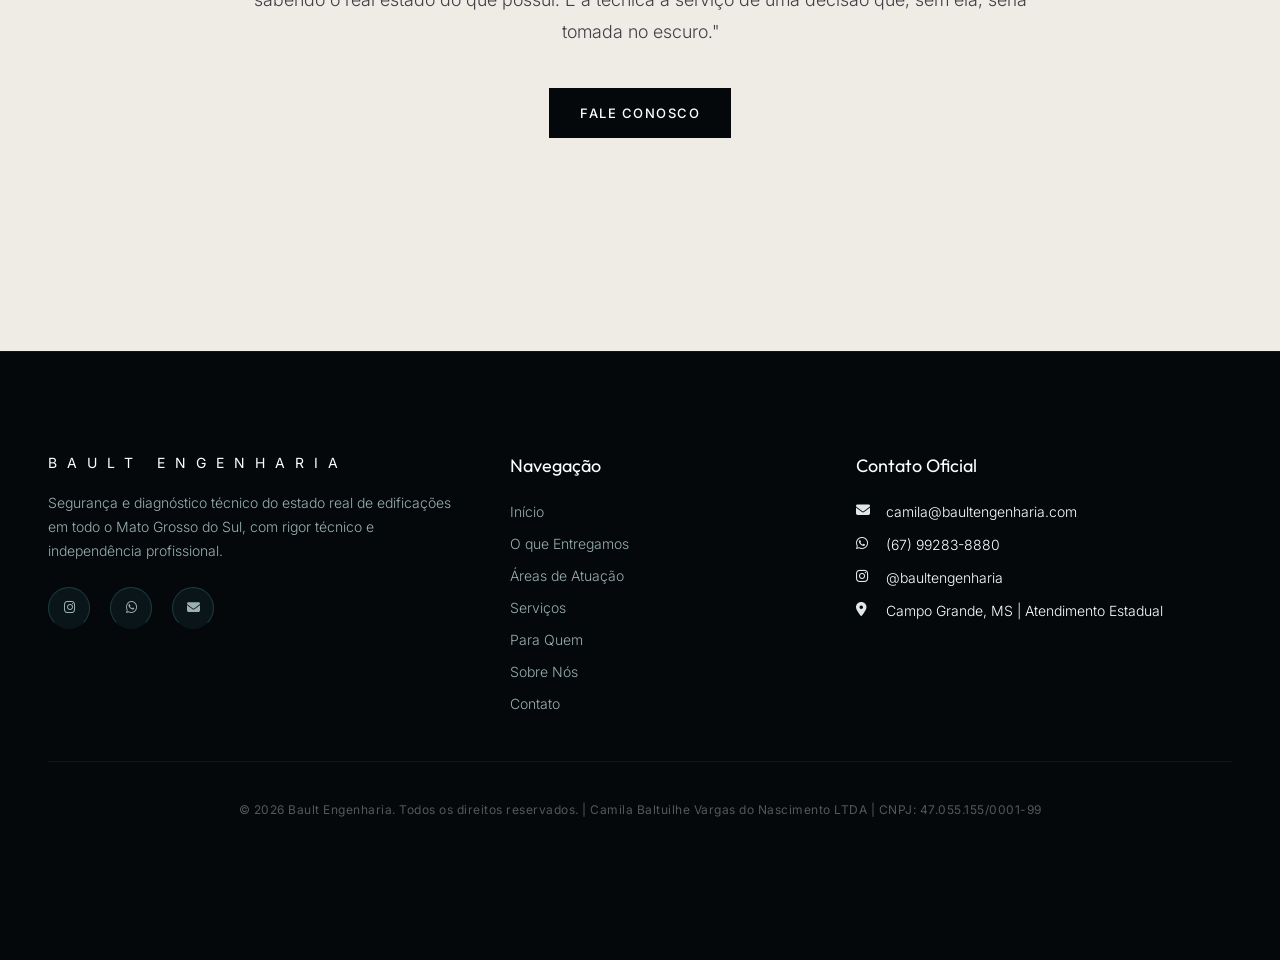
<file: servicos.html>
<!DOCTYPE html>
<html lang="pt-BR">

<head>
    <meta charset="UTF-8">
    <meta name="viewport" content="width=device-width, initial-scale=1.0">
    <title>Serviços | Bault Engenharia | Diagnóstico Técnico, Laudos e Perícias</title>
    <meta name="description"
        content="Conheça todos os serviços da Bault Engenharia: Laudos de vistoria, diagnóstico de manifestações patológicas, consultoria técnica, auditoria, perícia judicial e avaliação NBR 14653.">
    <!-- Google Fonts -->
    <link rel="preconnect" href="https://fonts.googleapis.com">
    <link rel="preconnect" href="https://fonts.gstatic.com" crossorigin>
    <link
        href="https://fonts.googleapis.com/css2?family=Inter:wght@300;400;500;600&family=Outfit:wght@300;400;500;600&display=swap"
        rel="stylesheet">
    <!-- CSS -->
    <link rel="stylesheet" href="style.css">
    <link rel="stylesheet" href="https://cdnjs.cloudflare.com/ajax/libs/font-awesome/6.4.2/css/all.min.css">
    <style>
        /* Estilos específicos da página de serviços */
        .page-hero {
            padding: 160px 0 90px;
            min-height: 100vh;
            min-height: 100svh;
            display: flex;
            align-items: center;
            background-color: var(--color-charcoal, #04080A);
            background-image: linear-gradient(to right, rgba(4, 8, 10, 0.92) 0%, rgba(4, 8, 10, 0.78) 50%, rgba(4, 8, 10, 0.42) 100%), url('img/hero_bault.webp');
            background-position: center center;
            background-size: cover;
            background-repeat: no-repeat;
            position: relative;
            border-bottom: 1px solid rgba(90, 180, 196, 0.15);
        }

        .page-hero .section-container {
            width: 100%;
            padding-top: 0;
            padding-bottom: 0;
        }

        .page-hero-inner {
            max-width: 820px;
        }

        .page-hero .section-label {
            display: inline-block;
            font-family: 'Inter', sans-serif;
            font-size: 12px;
            font-weight: 600;
            letter-spacing: 0.14em;
            text-transform: uppercase;
            color: var(--color-accent, #5AB4C4);
            margin-bottom: 20px;
        }

        .page-hero h1 {
            font-family: 'Outfit', sans-serif;
            font-size: clamp(36px, 4.2vw, 58px);
            font-weight: 400;
            line-height: 1.15;
            letter-spacing: -0.03em;
            color: #fff;
            margin-bottom: 24px;
        }

        .page-hero p {
            font-family: 'Inter', sans-serif;
            font-size: 17px;
            line-height: 1.7;
            color: rgba(255, 255, 255, 0.78);
            max-width: 700px;
        }

        .services-detail-section {
            padding: 100px 0;
            background: var(--color-charcoal-sec, #070E12);
        }

        .service-detail-item {
            display: grid;
            grid-template-columns: 0.9fr 1.25fr 1.05fr;
            gap: clamp(28px, 4vw, 56px);
            padding: 56px 0;
            border-top: 1px solid rgba(255, 255, 255, 0.22);
            align-items: flex-start;
        }

        .service-detail-item:last-child {
            border-bottom: 1px solid rgba(255, 255, 255, 0.22);
        }

        .service-detail-title-col h3 {
            font-family: 'Outfit', sans-serif;
            font-size: clamp(22px, 2.1vw, 28px);
            font-weight: 400;
            line-height: 1.25;
            color: #fff;
            margin: 0;
        }

        .service-detail-desc-col p {
            font-family: 'Inter', sans-serif;
            font-size: 15px;
            line-height: 1.75;
            color: rgba(255, 255, 255, 0.78);
            margin: 0 0 20px 0;
        }

        .service-detail-list {
            list-style: none;
            padding: 0;
            margin: 0 0 28px 0;
            display: flex;
            flex-direction: column;
            gap: 12px;
        }

        .service-detail-list li {
            font-size: 14px;
            color: rgba(255, 255, 255, 0.88);
            display: flex;
            align-items: center;
            gap: 12px;
            line-height: 1.5;
        }

        .service-detail-list li i {
            color: var(--color-accent, #5AB4C4);
            font-size: 13px;
            flex-shrink: 0;
        }

        .service-actions-row {
            display: flex;
            align-items: center;
            gap: 16px;
            flex-wrap: wrap;
        }

        .service-item-cta {
            display: inline-flex;
            align-items: center;
            gap: 8px;
            font-size: 13px;
            font-weight: 500;
            letter-spacing: 0.08em;
            text-transform: uppercase;
            color: #E4E4E7;
            transition: color var(--transition-smooth), transform var(--transition-smooth);
        }

        .service-item-cta:hover {
            color: var(--color-accent, #5AB4C4);
            transform: translateX(4px);
        }

        .service-media-col {
            border-radius: 6px;
            overflow: hidden;
            border: 1px solid rgba(255, 255, 255, 0.1);
            box-shadow: 0 16px 36px rgba(0, 0, 0, 0.35);
            background: rgba(0, 0, 0, 0.2);
            align-self: stretch;
            display: flex;
        }

        .service-media-col img {
            width: 100%;
            height: 100%;
            min-height: 390px;
            aspect-ratio: 4 / 4.2;
            object-fit: cover;
            display: block;
            transition: transform 0.4s ease;
        }

        .service-media-col:hover img {
            transform: scale(1.02);
        }

        /* Seção Transformação */
        .transformation-section {
            padding: 110px 0;
            background: #EFECE6;
            color: #1a1a1a;
            border-top: 1px solid rgba(0, 0, 0, 0.06);
        }

        .transformation-inner {
            max-width: 820px;
            margin: 0 auto;
            text-align: center;
        }

        .transformation-title {
            font-family: 'Outfit', sans-serif;
            font-size: clamp(30px, 3.8vw, 48px);
            font-weight: 400;
            line-height: 1.2;
            color: #18181B;
            margin-bottom: 28px;
            letter-spacing: -0.02em;
        }

        .transformation-quote {
            font-family: 'Inter', sans-serif;
            font-size: clamp(16px, 1.4vw, 19px);
            line-height: 1.8;
            color: #3F3F46;
            margin-bottom: 40px;
            font-weight: 300;
        }

        @media (max-width: 900px) {
            .page-hero {
                padding: 130px 0 60px;
            }
            .services-detail-section {
                padding: 70px 0;
            }
            .transformation-section {
                padding: 70px 0;
            }
            .service-detail-item {
                grid-template-columns: 1fr;
                gap: 20px;
                padding: 44px 0;
            }
            .service-media-col {
                order: 3;
                margin-top: 8px;
            }
            .service-media-col img {
                min-height: 360px;
                aspect-ratio: 3 / 3.8;
            }
        }

        @media (max-width: 540px) {
            .page-hero {
                padding: 110px 0 48px;
            }
            .services-detail-section {
                padding: 56px 0;
            }
            .transformation-section {
                padding: 56px 0;
            }
            .transformation-quote {
                margin-bottom: 28px;
            }
        }
    </style>
</head>

<body>

    <!-- Cabeçalho (Navbar Padronizado) -->
    <header class="main-header" id="header">
        <div class="header-container">
            <nav class="nav-menu nav-left">
                <a href="index.html" class="nav-link">Início</a>
                <a href="servicos.html" class="nav-link" style="color: var(--color-accent);">Serviços</a>
            </nav>

            <div class="logo-container">
                <a href="index.html" class="logo" aria-label="Bault Engenharia">
                    <img src="img/logotipo.webp" alt="Bault Engenharia" class="logo-img">
                </a>
            </div>

            <nav class="nav-menu nav-right">
                <a href="sobre.html" class="nav-link">Sobre Nós</a>
                <a href="contato.html" class="nav-link">Contato</a>
            </nav>

            <!-- Mobile Menu Trigger -->
            <button class="mobile-menu-trigger" aria-label="Abrir menu" aria-expanded="false" id="menuBtn">
                <span class="burger-bar"></span>
                <span class="burger-bar"></span>
            </button>
        </div>
    </header>

    <!-- Mobile Navigation Panel Padronizado -->
    <div class="mobile-nav-panel" id="mobilePanel" aria-hidden="true">
        <button class="mobile-menu-close" aria-label="Fechar menu" id="closeBtn">&times;</button>
        <nav class="mobile-menu-links">
            <a href="index.html" class="mobile-link">Início</a>
            <a href="index.html#entregamos" class="mobile-link">O que Entregamos</a>
            <a href="index.html#atuacao" class="mobile-link">Áreas de Atuação</a>
            <a href="servicos.html" class="mobile-link" style="color: var(--color-accent);">Serviços</a>
            <a href="index.html#publico" class="mobile-link">Para Quem</a>
            <a href="sobre.html" class="mobile-link">Sobre Nós</a>
            <a href="contato.html" class="mobile-link">Contato</a>
        </nav>
        <div class="mobile-social-icons">
            <a href="https://instagram.com/baultengenharia" target="_blank" rel="noopener noreferrer" class="social-icon-btn" aria-label="Instagram da Bault Engenharia">
                <i class="fa-brands fa-instagram"></i>
            </a>
            <a href="https://wa.me/5567992838880" target="_blank" rel="noopener noreferrer" class="social-icon-btn" aria-label="WhatsApp da Bault Engenharia">
                <i class="fa-brands fa-whatsapp"></i>
            </a>
            <a href="mailto:camila@baultengenharia.com" class="social-icon-btn" aria-label="E-mail da Bault Engenharia">
                <i class="fa-solid fa-envelope"></i>
            </a>
        </div>
    </div>

    <!-- Hero da Página -->
    <section class="page-hero">
        <div class="section-container">
            <div class="page-hero-inner">
                <h1>O que a Bault Engenharia entrega</h1>
                <p>
                    Vendemos segurança e diagnóstico técnico do estado real de uma edificação.
                    Nossos laudos transformam dúvidas em respostas técnicas, documentadas e juridicamente defensáveis em todo o Mato Grosso do Sul.
                </p>
                <div style="margin-top: 28px; display: flex; gap: 14px; flex-wrap: wrap;">
                    <a href="contato.html" class="btn-brand-blue">Fale Conosco</a>
                    <a href="https://wa.me/5567992838880" target="_blank" rel="noopener noreferrer" class="btn-brand-outline">
                        <i class="fa-brands fa-whatsapp"></i> Falar no WhatsApp
                    </a>
                </div>
            </div>
        </div>
    </section>

    <!-- Detalhamento dos Serviços -->
    <section class="services-detail-section">
        <div class="section-container">

            <!-- Serviço 01: Laudos de Vistoria -->
            <div class="service-detail-item">
                <div class="service-detail-title-col">
                    <h3>Laudos de Vistoria</h3>
                </div>
                <div class="service-detail-desc-col">
                    <p>
                        Vistorias do seu imóvel com registro técnico minucioso, garantindo a preservação de direitos e prevenindo conflitos antes, durante ou após obras.
                    </p>
                    <ul class="service-detail-list">
                        <li><i class="fa-solid fa-check"></i> Vistoria Cautelar de Vizinhança (antes do início de obras vizinhas)</li>
                        <li><i class="fa-solid fa-check"></i> Vistoria de Entrega e Recebimento de Obra (chaves e áreas comuns)</li>
                        <li><i class="fa-solid fa-check"></i> Vistoria Pré-Compra de Imóvel residencial e comercial</li>
                        <li><i class="fa-solid fa-check"></i> Relatório fotográfico detalhado com registro comprobatório de anomalias</li>
                    </ul>
                    <div class="service-actions-row">
                        <a href="contato.html" class="btn-brand-blue" style="font-size: 13px; padding: 10px 22px;">Fale Conosco</a>
                        <a href="https://wa.me/5567992838880?text=Olá,%20gostaria%20de%20solicitar%20um%20laudo%20de%20vistoria" target="_blank" rel="noopener noreferrer" class="service-item-cta">
                            Solicitar via WhatsApp <i class="fa-solid fa-arrow-right"></i>
                        </a>
                    </div>
                </div>
                <div class="service-media-col">
                    <img src="img/real/camila_inspecao_fissura.webp" alt="Vistoria técnica de imóveis com medição in loco - Eng.ª Civil Camila Baltuilhe" loading="lazy">
                </div>
            </div>

            <!-- Serviço 02: Diagnóstico de Manifestações Patológicas (Nome mantido e refinado conforme briefing) -->
            <div class="service-detail-item">
                <div class="service-detail-title-col">
                    <h3>Diagnóstico de Manifestações Patológicas</h3>
                </div>
                <div class="service-detail-desc-col">
                    <p>
                        Investigação aprofundada da causa de manifestações patológicas e anomalias construtivas. Diferenciamos sintomas estéticos de falhas graves, indicando a conduta técnica precisa de recuperação.
                    </p>
                    <ul class="service-detail-list">
                        <li><i class="fa-solid fa-check"></i> Fissuras, trincas e rachaduras estruturais e de alvenaria</li>
                        <li><i class="fa-solid fa-check"></i> Infiltrações, vazamentos e eflorescência com apoio termográfico</li>
                        <li><i class="fa-solid fa-check"></i> Corrosão de armadura em estruturas de concreto armado</li>
                        <li><i class="fa-solid fa-check"></i> Recalque diferencial de fundação e desaprumos, entre outros</li>
                        <li><i class="fa-solid fa-check"></i> Indicação do procedimento correto: reparo, manutenção ou correção</li>
                    </ul>
                    <div class="service-actions-row">
                        <a href="contato.html" class="btn-brand-blue" style="font-size: 13px; padding: 10px 22px;">Fale Conosco</a>
                        <a href="https://wa.me/5567992838880?text=Olá,%20preciso%20de%20um%20diagnóstico%20de%20patologias%20no%20meu%20imóvel" target="_blank" rel="noopener noreferrer" class="service-item-cta">
                            Diagnosticar Patologia <i class="fa-solid fa-arrow-right"></i>
                        </a>
                    </div>
                </div>
                <div class="service-media-col">
                    <img src="img/real/camila_termografia_mao.webp" alt="Diagnóstico técnico de infiltrações e patologias com câmera termográfica de infravermelho" loading="lazy">
                </div>
            </div>

            <!-- Serviço 03: Consultoria Técnica para Construtoras -->
            <div class="service-detail-item">
                <div class="service-detail-title-col">
                    <h3>Consultoria Técnica para Construtoras & Incorporadoras</h3>
                </div>
                <div class="service-detail-desc-col">
                    <p>
                        Assessoria técnica contínua e estratégica durante e após a execução da obra, com foco em qualidade construtiva, prevenção de passivos e resolução ágil de inconformidades.
                    </p>
                    <ul class="service-detail-list">
                        <li><i class="fa-solid fa-check"></i> Acompanhamento técnico em etapas críticas da execução</li>
                        <li><i class="fa-solid fa-check"></i> Padronização e melhoria contínua da qualidade construtiva</li>
                        <li><i class="fa-solid fa-check"></i> Processos claros e organizados para mitigação de retrabalhos</li>
                        <li><i class="fa-solid fa-check"></i> Suporte técnico pós-obra para atendimento e gestão de garantias</li>
                    </ul>
                    <div class="service-actions-row">
                        <a href="contato.html" class="btn-brand-blue" style="font-size: 13px; padding: 10px 22px;">Fale Conosco</a>
                        <a href="https://wa.me/5567992838880?text=Olá,%20gostaria%20de%20saber%20mais%20sobre%20a%20consultoria%20para%20construtoras" target="_blank" rel="noopener noreferrer" class="service-item-cta">
                            Falar com a Consultoria <i class="fa-solid fa-arrow-right"></i>
                        </a>
                    </div>
                </div>
                <div class="service-media-col">
                    <img src="img/real/camila_obra_inspecao.webp" alt="Consultoria técnica e inspeção in loco por Eng.ª Civil Camila Baltuilhe" loading="lazy">
                </div>
            </div>

            <!-- Serviço 04: Auditoria e Conformidade Documental -->
            <div class="service-detail-item">
                <div class="service-detail-title-col">
                    <h3>Auditoria e Conformidade Documental</h3>
                </div>
                <div class="service-detail-desc-col">
                    <p>
                        Verificação minuciosa da conformidade técnica e regulatória em obras públicas e privadas, checando projetos, memoriais descritivos, normas vigentes e contratos.
                    </p>
                    <ul class="service-detail-list">
                        <li><i class="fa-solid fa-check"></i> Auditoria de obras públicas e empreendimentos imobiliários privados</li>
                        <li><i class="fa-solid fa-check"></i> Análise de conformidade entre projeto executivo e obra construída</li>
                        <li><i class="fa-solid fa-check"></i> Apuração de responsabilidade técnica entre agentes construtivos</li>
                        <li><i class="fa-solid fa-check"></i> Avaliação de impacto técnico e financeiro de desvios</li>
                    </ul>
                    <div class="service-actions-row">
                        <a href="contato.html" class="btn-brand-blue" style="font-size: 13px; padding: 10px 22px;">Fale Conosco</a>
                        <a href="https://wa.me/5567992838880?text=Olá,%20gostaria%20de%20solicitar%20uma%20auditoria%20documental" target="_blank" rel="noopener noreferrer" class="service-item-cta">
                            Solicitar Auditoria <i class="fa-solid fa-arrow-right"></i>
                        </a>
                    </div>
                </div>
                <div class="service-media-col">
                    <img src="img/real/camila_teto_inspecao.webp" alt="Auditoria técnica e vistoria estrutural em edificação - Eng.ª Camila Baltuilhe" loading="lazy">
                </div>
            </div>

            <!-- Serviço 05: Perícia Técnica Judicial & Seguros -->
            <div class="service-detail-item">
                <div class="service-detail-title-col">
                    <h3>Perícia Técnica Judicial, Extrajudicial & Seguros</h3>
                </div>
                <div class="service-detail-desc-col">
                    <p>
                        Investigação pericial com rigor metodológico para fundamentar processos judiciais, composições extrajudiciais e regulação técnica de sinistros em seguradoras.
                    </p>
                    <ul class="service-detail-list">
                        <li><i class="fa-solid fa-check"></i> Perícia técnica para fins judiciais e extrajudiciais</li>
                        <li><i class="fa-solid fa-check"></i> Assistência técnica pericial com formulação de quesitos e manifestações</li>
                        <li><i class="fa-solid fa-check"></i> Inspeções técnicas de alta precisão com apoio de drone profissional</li>
                        <li><i class="fa-solid fa-check"></i> Laudos periciais com alto valor probatório e respaldo legal</li>
                    </ul>
                    <div class="service-actions-row">
                        <a href="contato.html" class="btn-brand-blue" style="font-size: 13px; padding: 10px 22px;">Fale Conosco</a>
                        <a href="https://wa.me/5567992838880?text=Olá,%20preciso%20de%20um%20laudo%20pericial%20técnico" target="_blank" rel="noopener noreferrer" class="service-item-cta">
                            Consultar Perícia <i class="fa-solid fa-arrow-right"></i>
                        </a>
                    </div>
                </div>
                <div class="service-media-col">
                    <img src="img/real/camila_drone_perfil.webp" alt="Inspeção pericial técnica especializada com drone por Eng.ª Civil Camila Baltuilhe" loading="lazy">
                </div>
            </div>

            <!-- Serviço 06: Avaliação de Imóveis (NBR 14653) -->
            <div class="service-detail-item">
                <div class="service-detail-title-col">
                    <h3>Avaliação de Imóveis (NBR 14653)</h3>
                </div>
                <div class="service-detail-desc-col">
                    <p>
                        Determinação do valor técnico real de mercado de imóveis urbanos e rurais, com fundamentação estatística e metodológica estritamente aderente à NBR 14653 da ABNT.
                    </p>
                    <ul class="service-detail-list">
                        <li><i class="fa-solid fa-check"></i> Laudo de Avaliação Mercadológica conforme NBR 14653</li>
                        <li><i class="fa-solid fa-check"></i> Avaliação para partilha de bens, inventários e garantias bancárias</li>
                        <li><i class="fa-solid fa-check"></i> Avaliação patrimonial para empresas e incorporações</li>
                        <li><i class="fa-solid fa-check"></i> Emissão de Anotação de Responsabilidade Técnica (ART) no CREA-MS</li>
                    </ul>
                    <div class="service-actions-row">
                        <a href="contato.html" class="btn-brand-blue" style="font-size: 13px; padding: 10px 22px;">Fale Conosco</a>
                        <a href="https://wa.me/5567992838880?text=Olá,%20preciso%20de%20uma%20avaliação%20de%20imóvel%20NBR%2014653" target="_blank" rel="noopener noreferrer" class="service-item-cta">
                            Solicitar Avaliação <i class="fa-solid fa-arrow-right"></i>
                        </a>
                    </div>
                </div>
                <div class="service-media-col">
                    <img src="img/real/camila_drone_empe.webp" alt="Avaliação técnica patrimonial e inspeção pericial em campo por Eng.ª Civil Camila Baltuilhe" loading="lazy">
                </div>
            </div>

        </div>
    </section>

    <!-- A Transformação -->
    <section class="transformation-section">
        <div class="section-container">
            <div class="transformation-inner">
                <h2 class="transformation-title">Da incerteza angustiante à resposta técnica, documentada e defensável.</h2>
                <p class="transformation-quote">
                    "O cliente troca a dúvida por uma resposta técnica, documentada e juridicamente defensável.
                    Algo que ele pode usar para negociar, litigar, reformar com segurança ou simplesmente dormir tranquilo sabendo o real estado do que possui.
                    É a técnica a serviço de uma decisão que, sem ela, seria tomada no escuro."
                </p>
                <div style="margin-top: 32px;">
                    <a href="contato.html" class="btn-dark-outline" style="letter-spacing: 1.5px; text-transform: uppercase; font-size: 13px; font-weight: 500;">
                        Fale Conosco
                    </a>
                </div>
            </div>
        </div>
    </section>

    <!-- Rodapé Padronizado e Limpo (Sem formulário, com redes em ícones e dados completos) -->
    <footer class="footer-section dark-bg" id="contato">
        <div class="section-container">
            <div class="footer-grid-clean">
                <!-- Coluna 1: Marca e Redes em Ícones -->
                <div class="footer-col brand-col">
                    <span class="logo footer-logo">BAULT ENGENHARIA</span>
                    <p class="footer-brand-text">
                        Segurança e diagnóstico técnico do estado real de edificações em todo o Mato Grosso do Sul, com rigor técnico e independência profissional.
                    </p>
                    <div class="social-links">
                        <a href="https://instagram.com/baultengenharia" target="_blank" rel="noopener noreferrer" aria-label="Instagram Bault Engenharia" class="social-icon-btn">
                            <i class="fa-brands fa-instagram"></i>
                        </a>
                        <a href="https://wa.me/5567992838880" target="_blank" rel="noopener noreferrer" aria-label="WhatsApp Bault Engenharia" class="social-icon-btn">
                            <i class="fa-brands fa-whatsapp"></i>
                        </a>
                        <a href="mailto:camila@baultengenharia.com" aria-label="E-mail Bault Engenharia" class="social-icon-btn">
                            <i class="fa-solid fa-envelope"></i>
                        </a>
                    </div>
                </div>

                <!-- Coluna 2: Navegação Padronizada -->
                <div class="footer-col links-col">
                    <h4 class="footer-title">Navegação</h4>
                    <ul class="footer-links-list">
                        <li><a href="index.html">Início</a></li>
                        <li><a href="index.html#entregamos">O que Entregamos</a></li>
                        <li><a href="index.html#atuacao">Áreas de Atuação</a></li>
                        <li><a href="servicos.html">Serviços</a></li>
                        <li><a href="index.html#publico">Para Quem</a></li>
                        <li><a href="sobre.html">Sobre Nós</a></li>
                        <li><a href="contato.html">Contato</a></li>
                    </ul>
                </div>

                <!-- Coluna 3: Contatos Oficiais -->
                <div class="footer-col contact-col">
                    <h4 class="footer-title">Contato Oficial</h4>
                    <ul class="footer-contact-list">
                        <li class="contact-item">
                            <i class="fa-solid fa-envelope contact-icon"></i>
                            <a href="mailto:camila@baultengenharia.com" class="contact-email-link">camila@baultengenharia.com</a>
                        </li>
                        <li class="contact-item">
                            <i class="fa-brands fa-whatsapp contact-icon"></i>
                            <a href="https://wa.me/5567992838880" target="_blank" rel="noopener noreferrer">(67) 99283-8880</a>
                        </li>
                        <li class="contact-item">
                            <i class="fa-brands fa-instagram contact-icon"></i>
                            <a href="https://instagram.com/baultengenharia" target="_blank" rel="noopener noreferrer">@baultengenharia</a>
                        </li>
                        <li class="contact-item">
                            <i class="fa-solid fa-location-dot contact-icon"></i>
                            <span>Campo Grande, MS | Atendimento Estadual</span>
                        </li>
                    </ul>
                </div>
            </div>

            <!-- Direitos Autorais, CREA e Dados da Empresa -->
            <div class="footer-bottom text-center">
                <p class="copyright-text">
                    © 2026 Bault Engenharia. Todos os direitos reservados. | Camila Baltuilhe Vargas do Nascimento LTDA | CNPJ: 47.055.155/0001-99
                </p>
            </div>
        </div>
    </footer>

    <!-- Botão Flutuante do WhatsApp -->
    <a href="https://wa.me/5567992838880" target="_blank" rel="noopener noreferrer" class="whatsapp-float" aria-label="Fale conosco no WhatsApp" id="whatsappFloatBtn">
        <i class="fa-brands fa-whatsapp"></i>
        <span class="whatsapp-float-tooltip">Falar no WhatsApp</span>
    </a>
    <script src="lenis.min.js"></script>
    <script src="script.js"></script>

</body>

</html>
</file>
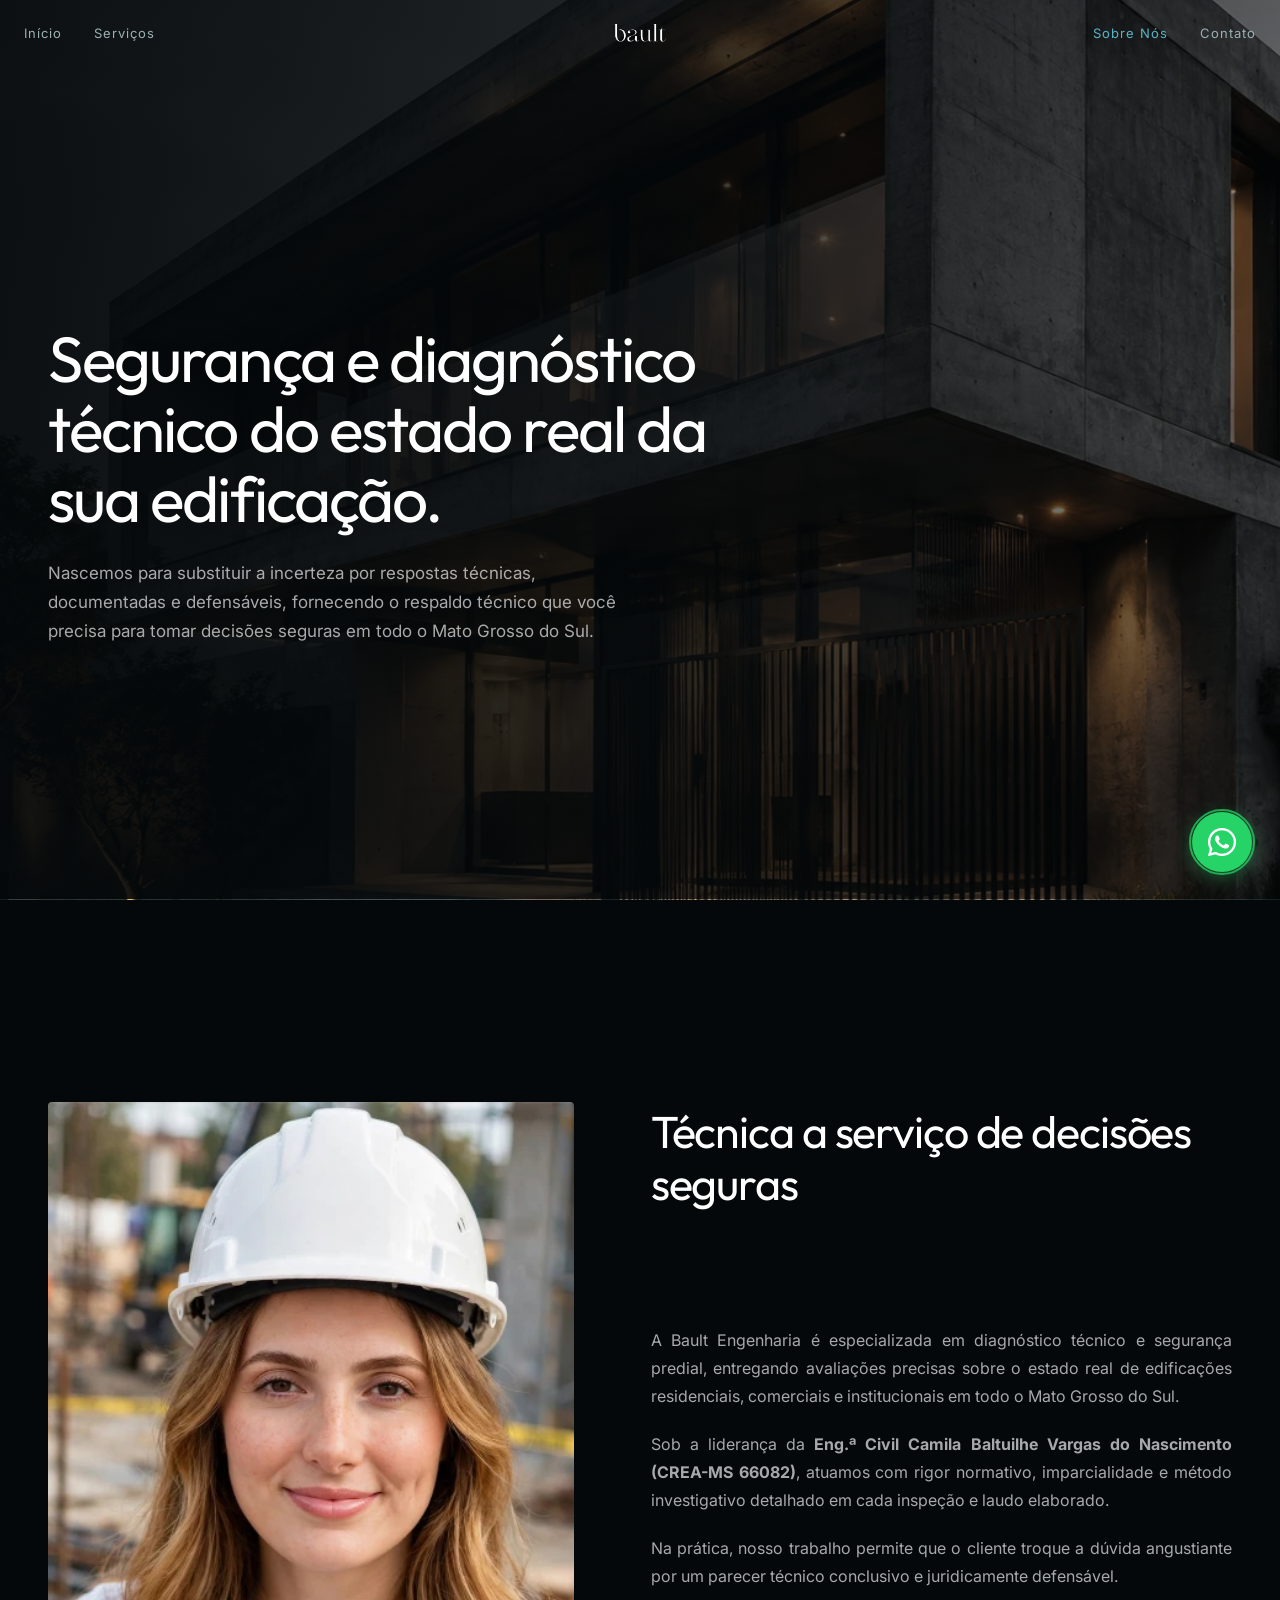
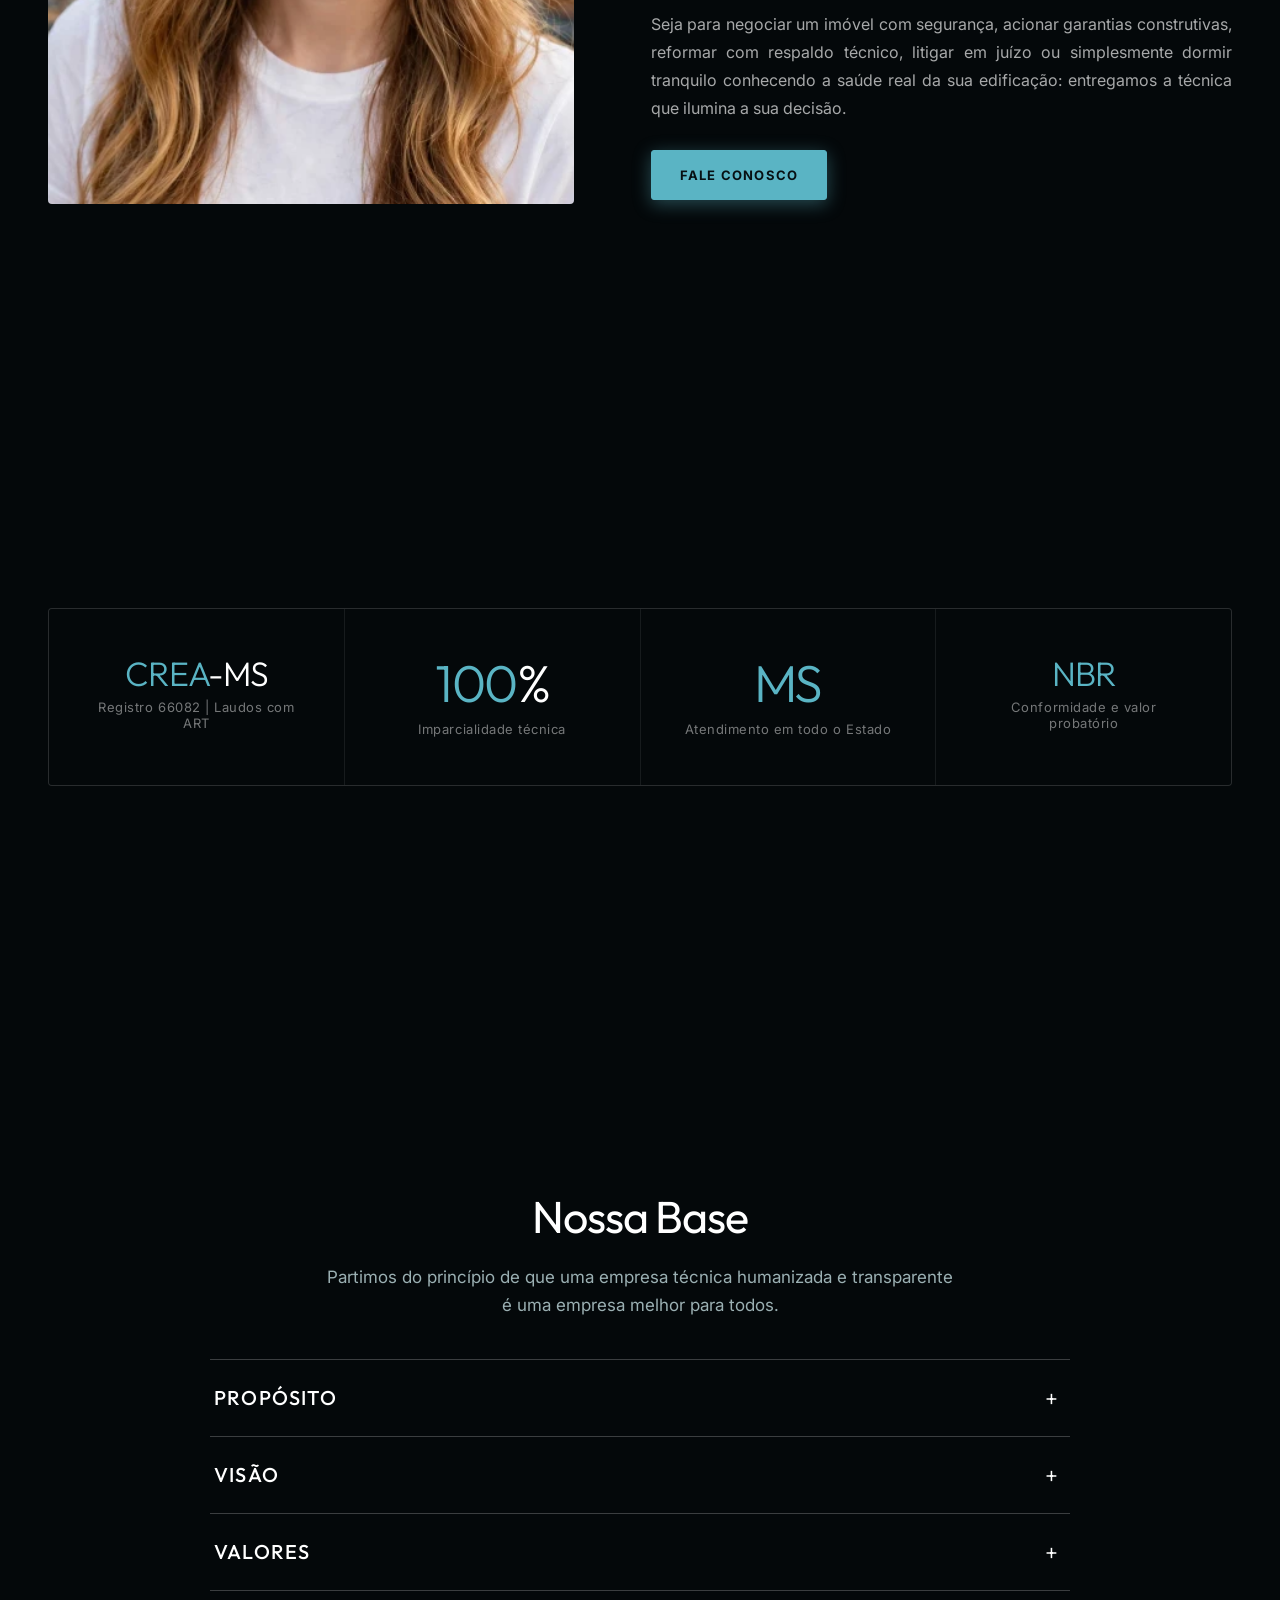
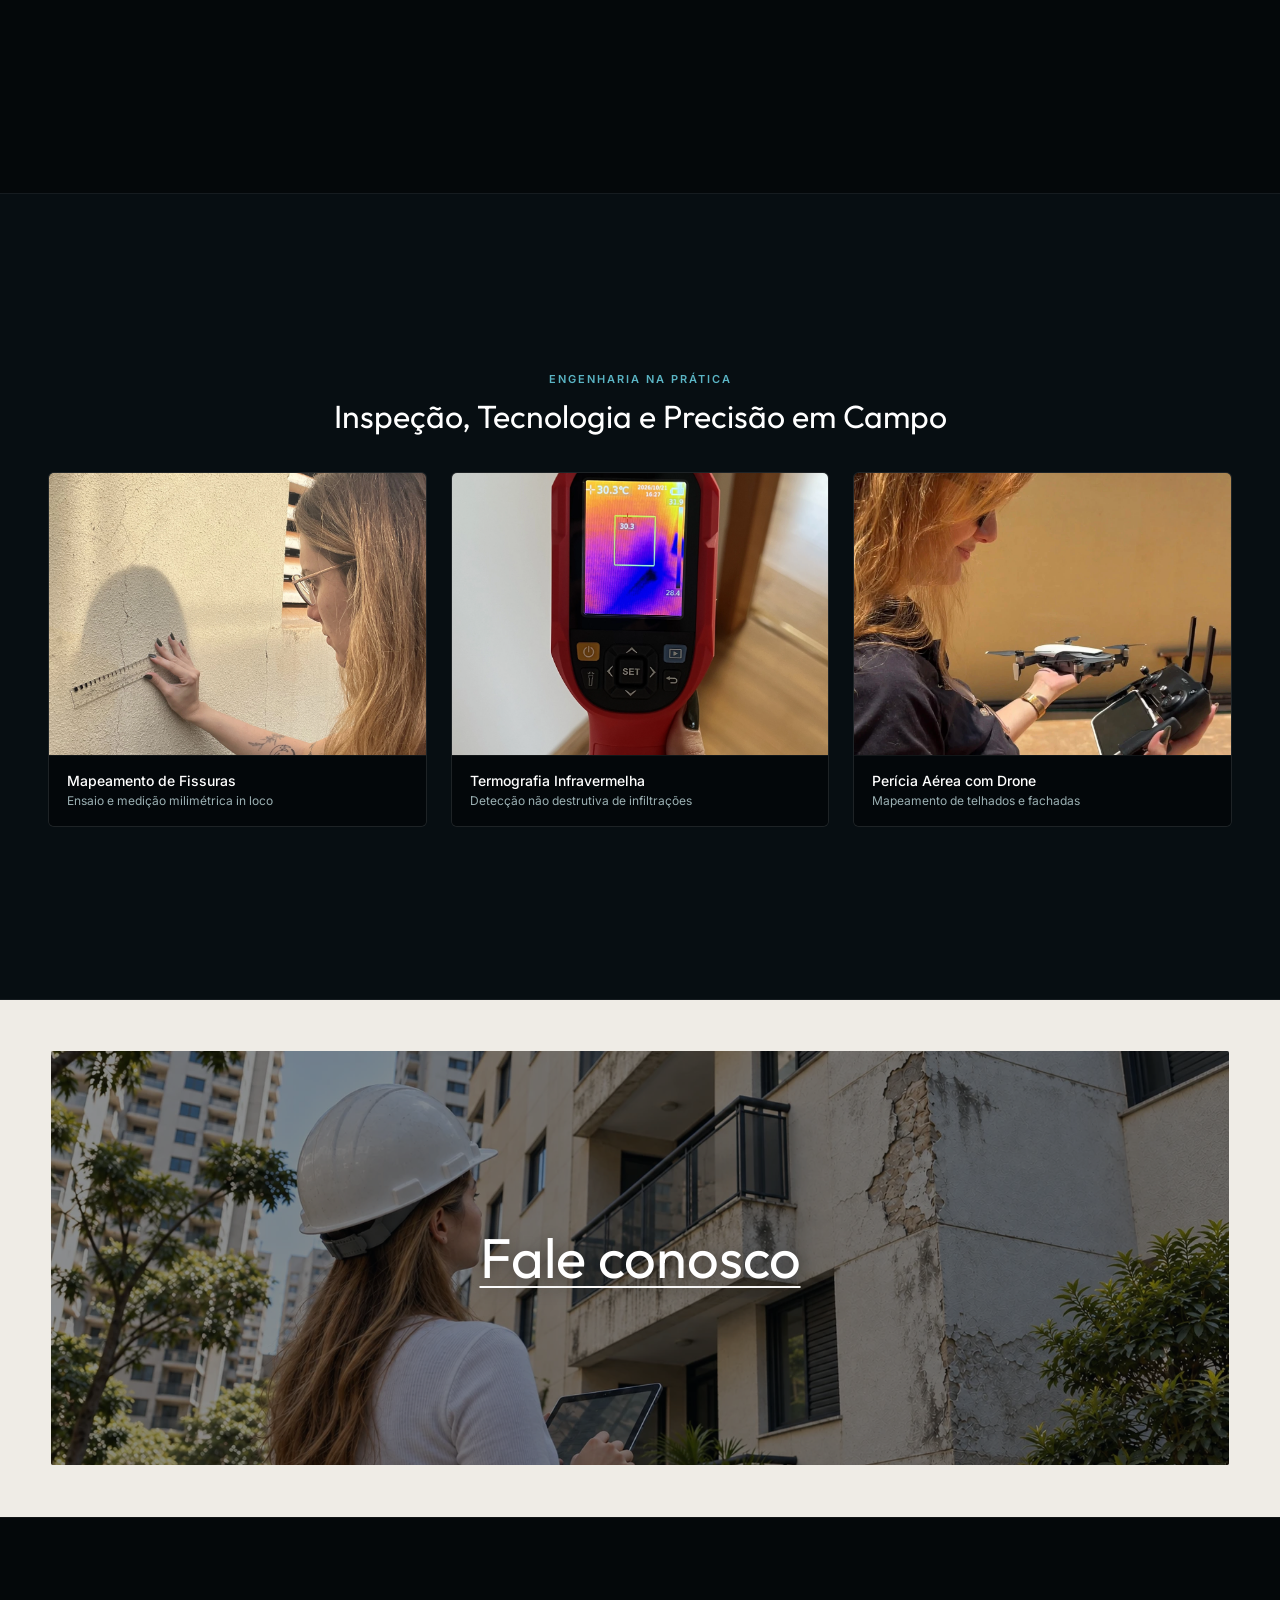
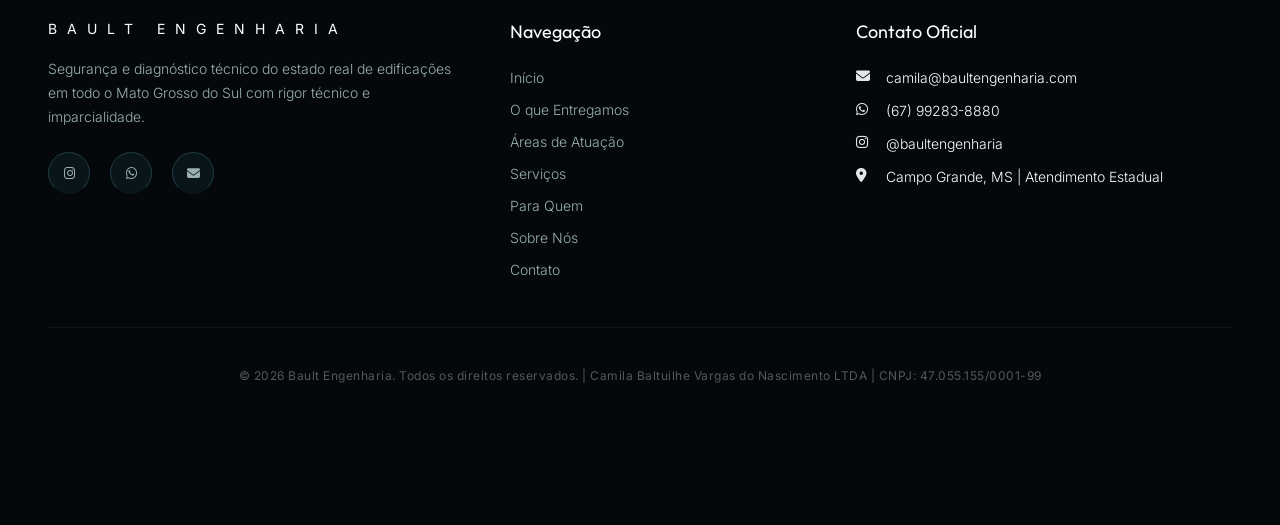
<file: sobre.html>
<!DOCTYPE html>
<html lang="pt-BR">

<head>
    <meta charset="UTF-8">
    <meta name="viewport" content="width=device-width, initial-scale=1.0">
    <title>Sobre a Bault Engenharia | Quem Somos e Nossa Base</title>
    <meta name="description"
        content="Conheça a Bault Engenharia: quem somos, propósito, visão e valores. Sob o comando da Eng.ª Civil Camila Baltuilhe Vargas do Nascimento (CREA-MS 66082), atuamos com rigor técnico e independência em todo o Mato Grosso do Sul.">
    <!-- Google Fonts -->
    <link rel="preconnect" href="https://fonts.googleapis.com">
    <link rel="preconnect" href="https://fonts.gstatic.com" crossorigin>
    <link
        href="https://fonts.googleapis.com/css2?family=Inter:wght@300;400;500&family=Outfit:wght@300;400;500;600&display=swap"
        rel="stylesheet">
    <!-- CSS -->
    <link rel="stylesheet" href="style.css">
    <link rel="stylesheet" href="https://cdnjs.cloudflare.com/ajax/libs/font-awesome/6.4.2/css/all.min.css">
    <style>
        /* =============================================
           ESTILOS ESPECÍFICOS DA PÁGINA SOBRE
        ============================================= */

        /* Subhero da página interna */
        .page-hero {
            padding: 180px 0 110px;
            background-color: var(--color-charcoal, #04080A);
            background-image: linear-gradient(to right, rgba(4, 8, 10, 0.94) 0%, rgba(4, 8, 10, 0.82) 50%, rgba(4, 8, 10, 0.45) 100%), url('img/05617681-054a-49fb-9405-b0c81363983d.webp');
            background-size: cover;
            background-position: center center;
            background-repeat: no-repeat;
            min-height: 100vh;
            min-height: 100svh;
            display: flex;
            align-items: center;
            position: relative;
            border-bottom: 1px solid rgba(90, 180, 196, 0.15);
        }

        .page-hero .section-container {
            width: 100%;
            padding-top: 0;
            padding-bottom: 0;
        }

        .page-hero-inner {
            max-width: 760px;
        }

        .page-hero .section-label {
            display: inline-block;
            font-family: 'Inter', sans-serif;
            font-size: 12px;
            font-weight: 500;
            letter-spacing: 0.14em;
            text-transform: uppercase;
            color: var(--color-accent, #5AB4C4);
            margin-bottom: 20px;
        }

        .page-hero h1 {
            font-family: 'Outfit', sans-serif;
            font-size: clamp(40px, 5vw, 64px);
            font-weight: 400;
            line-height: 1.1;
            letter-spacing: -0.03em;
            color: #fff;
            margin-bottom: 24px;
        }

        .page-hero p {
            font-family: 'Inter', sans-serif;
            font-size: 17px;
            line-height: 1.7;
            color: rgba(255,255,255,0.65);
            max-width: 600px;
        }

        /* Quem Somos */
        .quem-somos-section {
            padding: 100px 0;
            background: var(--color-charcoal, #04080A);
        }

        .quem-somos-grid {
            display: grid;
            grid-template-columns: 0.95fr 1.05fr;
            gap: clamp(48px, 6vw, 88px);
            align-items: stretch;
        }

        .quem-somos-text {
            display: flex;
            flex-direction: column;
            justify-content: space-between;
            padding: 4px 0;
        }

        .quem-somos-text h2 {
            font-family: 'Outfit', sans-serif;
            font-size: clamp(32px, 3.5vw, 48px);
            font-weight: 400;
            line-height: 1.15;
            letter-spacing: -0.025em;
            color: #fff;
            margin-bottom: 32px;
        }

        .quem-somos-text p {
            font-family: 'Inter', sans-serif;
            font-size: 16px;
            line-height: 1.75;
            color: rgba(255,255,255,0.65);
            margin-bottom: 20px;
            text-align: justify;
        }

        .quem-somos-img-col {
            position: relative;
        }

        .quem-somos-img-col img {
            width: 100%;
            border-radius: 4px;
            display: block;
            object-fit: cover;
            object-position: center top;
            aspect-ratio: 3/4;
        }

        .engenheira-label {
            position: absolute;
            bottom: 0;
            left: 0;
            right: 0;
            background: rgba(0,0,0,0.72);
            backdrop-filter: blur(8px);
            padding: 20px 24px;
            border-radius: 0 0 4px 4px;
            text-align: center;
        }

        .engenheira-label strong {
            display: block;
            font-family: 'Inter', sans-serif;
            font-size: 13px;
            font-weight: 500;
            letter-spacing: 0.06em;
            text-transform: uppercase;
            color: #fff;
            margin-bottom: 4px;
        }

        .engenheira-label span {
            font-family: 'Inter', sans-serif;
            font-size: 12px;
            color: rgba(255,255,255,0.5);
            letter-spacing: 0.04em;
        }

        /* Nossa Base */
        .nossa-base-section {
            padding: 100px 0;
            background: var(--color-light, #f5f2ee);
        }

        .nossa-base-header {
            margin-bottom: 60px;
        }

        .nossa-base-header h2 {
            font-family: 'Outfit', sans-serif;
            font-size: clamp(32px, 3.5vw, 48px);
            font-weight: 400;
            line-height: 1.15;
            letter-spacing: -0.025em;
            color: #1a1a1a;
            margin-bottom: 20px;
        }

        .nossa-base-header p {
            font-family: 'Inter', sans-serif;
            font-size: 17px;
            line-height: 1.65;
            color: #555;
            max-width: 640px;
        }

        .base-grid {
            display: grid;
            grid-template-columns: 1fr 1fr 1fr 1fr;
            gap: 2px;
        }

        .base-img-col {
            background: var(--color-charcoal-sec, #070E12);
            border-radius: 4px 0 0 4px;
            overflow: hidden;
        }

        .base-img-col img {
            width: 100%;
            height: 100%;
            object-fit: cover;
        }

        .base-card {
            background: var(--color-charcoal-sec, #070E12);
            padding: 40px 32px;
            display: flex;
            flex-direction: column;
            gap: 20px;
        }

        .base-card:last-child {
            border-radius: 0 4px 4px 0;
        }

        .base-card-label {
            font-family: 'Inter', sans-serif;
            font-size: 11px;
            font-weight: 600;
            letter-spacing: 0.14em;
            text-transform: uppercase;
            color: var(--color-accent, #5AB4C4);
            padding-bottom: 16px;
            border-bottom: 1px solid rgba(255,255,255,0.1);
        }

        .base-card-body {
            font-family: 'Inter', sans-serif;
            font-size: 15px;
            line-height: 1.7;
            color: rgba(255,255,255,0.7);
        }

        .base-card-body ul {
            list-style: none;
            padding: 0;
            margin: 0;
        }

        .base-card-body li {
            padding: 6px 0;
            border-bottom: 1px solid rgba(255,255,255,0.06);
            display: flex;
            align-items: center;
            gap: 10px;
        }

        .base-card-body li::before {
            content: '';
            width: 4px;
            height: 4px;
            background: var(--color-accent, #5AB4C4);
            border-radius: 50%;
            flex-shrink: 0;
        }

        /* Números da empresa */
        .numeros-section {
            padding: 100px 0;
            background: var(--color-charcoal, #04080A);
        }

        .numeros-grid {
            display: grid;
            grid-template-columns: repeat(4, 1fr);
            gap: 1px;
            background: rgba(255,255,255,0.08);
            border: 1px solid rgba(255,255,255,0.08);
            border-radius: 4px;
            overflow: hidden;
        }

        .numero-item {
            padding: 48px 40px;
            background: var(--color-charcoal, #04080A);
            text-align: center;
        }

        .numero-valor {
            font-family: 'Outfit', sans-serif;
            font-size: 52px;
            font-weight: 300;
            line-height: 1;
            color: #fff;
            letter-spacing: -0.03em;
            margin-bottom: 12px;
        }

        .numero-valor span {
            color: var(--color-accent, #5AB4C4);
        }

        .numero-label {
            font-family: 'Inter', sans-serif;
            font-size: 13px;
            color: rgba(255,255,255,0.45);
            letter-spacing: 0.04em;
        }

        /* CTA final */
        .sobre-cta-section {
            padding: 100px 0;
            background: var(--color-light, #f5f2ee);
            text-align: center;
        }

        .sobre-cta-section h2 {
            font-family: 'Outfit', sans-serif;
            font-size: clamp(28px, 3vw, 42px);
            font-weight: 400;
            letter-spacing: -0.02em;
            color: #1a1a1a;
            margin-bottom: 16px;
        }

        .sobre-cta-section p {
            font-family: 'Inter', sans-serif;
            font-size: 16px;
            line-height: 1.65;
            color: #666;
            max-width: 480px;
            margin: 0 auto 40px;
        }

        /* Responsivo */
        @media (max-width: 900px) {
            .page-hero {
                padding: 120px 0 60px;
                min-height: 100vh;
                min-height: 100svh;
                background-image: linear-gradient(to bottom, rgba(4, 8, 10, 0.42) 0%, rgba(4, 8, 10, 0.68) 55%, rgba(4, 8, 10, 0.92) 100%), url('img/05617681-054a-49fb-9405-b0c81363983d.webp');
                background-position: center center;
                text-align: center;
            }
            .page-hero-inner,
            .page-hero p {
                margin-left: auto;
                margin-right: auto;
            }
            .quem-somos-section {
                padding: 70px 0;
            }
            .nossa-base-section {
                padding: 70px 0;
            }
            .numeros-section {
                padding: 70px 0;
            }
            .sobre-cta-section {
                padding: 70px 0;
            }
            .quem-somos-grid {
                grid-template-columns: 1fr;
                gap: 36px;
            }
            .quem-somos-img-col {
                order: -1;
                max-width: 86%;
                margin: 0 auto;
                width: 100%;
            }
            .quem-somos-img-col img {
                aspect-ratio: 3/4;
                object-position: center top;
            }
            .quem-somos-text h2 {
                margin-bottom: 20px;
            }
            .quem-somos-text p {
                text-align: left;
            }
            .base-grid {
                grid-template-columns: 1fr;
            }
            .base-img-col {
                aspect-ratio: 16/9;
                border-radius: 4px 4px 0 0;
            }
            .base-card:last-child {
                border-radius: 0 0 4px 4px;
            }
            .numeros-grid {
                grid-template-columns: 1fr 1fr;
            }
        }

        @media (max-width: 600px) {
            .page-hero {
                padding: 110px 0 48px;
            }
            .quem-somos-section {
                padding: 56px 0;
            }
            .nossa-base-section {
                padding: 56px 0;
            }
            .numeros-section {
                padding: 56px 0;
            }
            .sobre-cta-section {
                padding: 56px 0;
            }
            .numeros-grid {
                grid-template-columns: 1fr;
            }
            .numero-item {
                padding: 36px 20px;
            }
            .base-card {
                padding: 32px 20px;
            }
        }
    </style>
</head>

<body>

    <!-- Cabeçalho (Navbar Padronizado) -->
    <header class="main-header" id="header">
        <div class="header-container">
            <nav class="nav-menu nav-left">
                <a href="index.html" class="nav-link">Início</a>
                <a href="servicos.html" class="nav-link">Serviços</a>
            </nav>

            <div class="logo-container">
                <a href="index.html" class="logo" aria-label="Bault Engenharia">
                    <img src="img/logotipo.webp" alt="Bault Engenharia" class="logo-img">
                </a>
            </div>

            <nav class="nav-menu nav-right">
                <a href="sobre.html" class="nav-link" style="color: var(--color-accent);">Sobre Nós</a>
                <a href="contato.html" class="nav-link">Contato</a>
            </nav>

            <!-- Mobile Menu Trigger -->
            <button class="mobile-menu-trigger" aria-label="Abrir menu" aria-expanded="false" id="menuBtn">
                <span class="burger-bar"></span>
                <span class="burger-bar"></span>
            </button>
        </div>
    </header>

    <!-- Mobile Navigation Panel Padronizado -->
    <div class="mobile-nav-panel" id="mobilePanel" aria-hidden="true">
        <button class="mobile-menu-close" aria-label="Fechar menu" id="closeBtn">&times;</button>
        <nav class="mobile-menu-links">
            <a href="index.html" class="mobile-link">Início</a>
            <a href="index.html#entregamos" class="mobile-link">O que Entregamos</a>
            <a href="index.html#atuacao" class="mobile-link">Áreas de Atuação</a>
            <a href="servicos.html" class="mobile-link">Serviços</a>
            <a href="index.html#publico" class="mobile-link">Para Quem</a>
            <a href="sobre.html" class="mobile-link" style="color: var(--color-accent);">Sobre Nós</a>
            <a href="contato.html" class="mobile-link">Contato</a>
        </nav>
        <div class="mobile-social-icons">
            <a href="https://instagram.com/baultengenharia" target="_blank" rel="noopener noreferrer" class="social-icon-btn" aria-label="Instagram da Bault Engenharia">
                <i class="fa-brands fa-instagram"></i>
            </a>
            <a href="https://wa.me/5567992838880" target="_blank" rel="noopener noreferrer" class="social-icon-btn" aria-label="WhatsApp da Bault Engenharia">
                <i class="fa-brands fa-whatsapp"></i>
            </a>
            <a href="mailto:camila@baultengenharia.com" class="social-icon-btn" aria-label="E-mail da Bault Engenharia">
                <i class="fa-solid fa-envelope"></i>
            </a>
        </div>
    </div>

    <!-- Hero da Página -->
    <section class="page-hero">
        <div class="section-container">
            <div class="page-hero-inner">
                <h1>Segurança e diagnóstico técnico do estado real da sua edificação.</h1>
                <p>Nascemos para substituir a incerteza por respostas técnicas, documentadas e defensáveis, fornecendo o respaldo técnico que você precisa para tomar decisões seguras em todo o Mato Grosso do Sul.</p>
            </div>
        </div>
    </section>

    <!-- Quem Somos (Com Foto Real da Camila e Texto Ajustado) -->
    <section class="quem-somos-section">
        <div class="section-container">
            <div class="quem-somos-grid">
                <!-- Coluna Esquerda (Desktop) / Topo (Celular): Foto vertical limpa -->
                <div class="quem-somos-img-col">
                    <img src="img/img/sobre.webp" alt="Eng.ª Civil Camila Baltuilhe Vargas do Nascimento, CREA-MS 66082" loading="lazy">
                </div>

                <!-- Coluna Direita (Desktop) / Abaixo da Foto (Celular): Título no topo e parágrafos na base -->
                <div class="quem-somos-text">
                    <h2>Técnica a serviço de decisões seguras</h2>
                    <div class="quem-somos-paragraphs">
                        <p>
                            A Bault Engenharia é especializada em diagnóstico técnico e segurança predial, entregando avaliações precisas sobre o estado real de edificações residenciais, comerciais e institucionais em todo o Mato Grosso do Sul.
                        </p>
                        <p>
                            Sob a liderança da <strong>Eng.ª Civil Camila Baltuilhe Vargas do Nascimento (CREA-MS 66082)</strong>, atuamos com rigor normativo, imparcialidade e método investigativo detalhado em cada inspeção e laudo elaborado.
                        </p>
                        <p>
                            Na prática, nosso trabalho permite que o cliente troque a dúvida angustiante por um parecer técnico conclusivo e juridicamente defensável.
                        </p>
                        <p style="margin-bottom: 0;">
                            Seja para negociar um imóvel com segurança, acionar garantias construtivas, reformar com respaldo técnico, litigar em juízo ou simplesmente dormir tranquilo conhecendo a saúde real da sua edificação: entregamos a técnica que ilumina a sua decisão.
                        </p>
                        <div style="margin-top: 28px;">
                            <a href="contato.html" class="btn-brand-blue">
                                Fale Conosco
                            </a>
                        </div>
                    </div>
                </div>
            </div>
        </div>
    </section>

    <!-- Indicadores Confirmados (Sem alegações não confirmadas) -->
    <section class="numeros-section">
        <div class="section-container">
            <div class="numeros-grid">
                <div class="numero-item">
                    <div class="numero-valor" style="font-size: 34px; margin-bottom: 8px;"><span>CREA</span>-MS</div>
                    <div class="numero-label">Registro 66082 | Laudos com ART</div>
                </div>
                <div class="numero-item">
                    <div class="numero-valor"><span>100</span>%</div>
                    <div class="numero-label">Imparcialidade técnica</div>
                </div>
                <div class="numero-item">
                    <div class="numero-valor"><span>MS</span></div>
                    <div class="numero-label">Atendimento em todo o Estado</div>
                </div>
                <div class="numero-item">
                    <div class="numero-valor" style="font-size: 34px; margin-bottom: 8px;"><span>NBR</span></div>
                    <div class="numero-label">Conformidade e valor probatório</div>
                </div>
            </div>
        </div>
    </section>

    <!-- Nossa Base: Acordeão Interativo (Propósito, Visão e Valores com sinal de +) -->
    <section class="nossa-base-section" style="background-color: var(--color-charcoal);">
        <div class="section-container">
            <div class="nossa-base-header text-center" style="max-width: 720px; margin: 0 auto 36px;">
                <h2 style="color: #FFFFFF;">Nossa Base</h2>
                <p style="color: var(--color-text-sec-dark); margin: 0 auto;">Partimos do princípio de que uma empresa técnica humanizada e transparente é uma empresa melhor para todos.</p>
            </div>

            <!-- Acordeão de 3 itens -->
            <div class="values-accordion">
                <!-- Item 1: Propósito -->
                <div class="accordion-item">
                    <button class="accordion-header" type="button" aria-expanded="false">
                        <span>Propósito</span>
                        <span class="accordion-icon">+</span>
                    </button>
                    <div class="accordion-content">
                        Que todo cliente tenha o respaldo técnico necessário para decidir sobre seu imóvel com segurança, clareza e tranquilidade.
                    </div>
                </div>

                <!-- Item 2: Visão -->
                <div class="accordion-item">
                    <button class="accordion-header" type="button" aria-expanded="false">
                        <span>Visão</span>
                        <span class="accordion-icon">+</span>
                    </button>
                    <div class="accordion-content">
                        Consolidar uma cultura em que toda decisão sobre imóvel só se toma com base em informação técnica confiável e imparcial.
                    </div>
                </div>

                <!-- Item 3: Valores -->
                <div class="accordion-item">
                    <button class="accordion-header" type="button" aria-expanded="false">
                        <span>Valores</span>
                        <span class="accordion-icon">+</span>
                    </button>
                    <div class="accordion-content">
                        <ul class="accordion-values-list">
                            <li><i class="fa-solid fa-check"></i> <strong>Transparência:</strong> clareza irrestrita em cada diagnóstico e conclusão pericial.</li>
                            <li><i class="fa-solid fa-check"></i> <strong>Rigor técnico:</strong> fundamentação científica nas normas técnicas vigentes (ABNT).</li>
                            <li><i class="fa-solid fa-check"></i> <strong>Imparcialidade:</strong> independência profissional em todas as circunstâncias.</li>
                            <li><i class="fa-solid fa-check"></i> <strong>Evolução contínua:</strong> aprimoramento constante em ensaios e engenharia diagnóstica.</li>
                            <li><i class="fa-solid fa-check"></i> <strong>Clareza:</strong> traduzir termos complexos em respostas práticas para a decisão do cliente.</li>
                        </ul>
                    </div>
                </div>
            </div>
        </div>
    </section>

    <!-- Atuação em Campo: Fotografias Reais -->
    <section class="real-photos-strip" style="padding: 70px 0; background: var(--color-charcoal-sec); border-top: 1px solid rgba(255,255,255,0.06); border-bottom: 1px solid rgba(255,255,255,0.06);">
        <div class="section-container">
            <div class="text-center" style="margin-bottom: 36px;">
                <span style="display:inline-block; font-size: 11px; font-weight:600; letter-spacing: 2px; text-transform: uppercase; color: var(--color-accent, #5AB4C4); margin-bottom: 10px;">Engenharia na Prática</span>
                <h3 style="font-family: var(--font-serif); font-size: clamp(24px, 2.5vw, 34px); color: #FFFFFF; font-weight: 400;">Inspeção, Tecnologia e Precisão em Campo</h3>
            </div>
            <div class="real-photos-grid">
                <div class="real-photo-card">
                    <img src="img/real/camila_inspecao_fissura.webp" alt="Vistoria e medição de fissuras em campo com fissurômetro Trident" loading="lazy">
                    <div class="real-photo-caption">
                        <strong>Mapeamento de Fissuras</strong>
                        <span>Ensaio e medição milimétrica in loco</span>
                    </div>
                </div>
                <div class="real-photo-card">
                    <img src="img/real/camila_termografia_mao.webp" alt="Diagnóstico com câmera termográfica infravermelha" loading="lazy">
                    <div class="real-photo-caption">
                        <strong>Termografia Infravermelha</strong>
                        <span>Detecção não destrutiva de infiltrações</span>
                    </div>
                </div>
                <div class="real-photo-card">
                    <img src="img/real/camila_drone_perfil.webp" alt="Inspeção pericial com drone profissional" loading="lazy">
                    <div class="real-photo-caption">
                        <strong>Perícia Aérea com Drone</strong>
                        <span>Mapeamento de telhados e fachadas</span>
                    </div>
                </div>
            </div>
        </div>
    </section>

<!-- Chamada Visual "Fale conosco" sobre Imagem -->
    <section class="visual-cta-section">
        <div class="visual-cta-frame">
            <a href="contato.html" class="visual-cta-card" aria-label="Fale conosco - Solicitar orçamento">
                <img src="img/img/fachada.webp" alt="Fale com a Bault Engenharia - Diagnóstico Técnico e Laudos" class="visual-cta-img" loading="lazy">
                <div class="visual-cta-overlay">
                    <span class="visual-cta-title">Fale conosco</span>
                </div>
            </a>
        </div>
    </section>

    <!-- Rodapé Padronizado (Sem Formulário) -->
    <footer class="footer-section dark-bg">
        <div class="section-container">
            <div class="footer-grid-clean">
                <!-- Coluna 1: Marca e Redes Sociais em Ícones Clicáveis -->
                <div class="footer-col brand-col">
                    <span class="logo footer-logo">BAULT ENGENHARIA</span>
                    <p class="footer-brand-text">Segurança e diagnóstico técnico do estado real de edificações em todo o Mato Grosso do Sul com rigor técnico e imparcialidade.</p>
                    <div class="social-links">
                        <a href="https://instagram.com/baultengenharia" target="_blank" rel="noopener noreferrer"
                            class="social-icon-btn" aria-label="Instagram da Bault Engenharia">
                            <i class="fa-brands fa-instagram"></i>
                        </a>
                        <a href="https://wa.me/5567992838880" target="_blank" rel="noopener noreferrer"
                            class="social-icon-btn" aria-label="WhatsApp da Bault Engenharia">
                            <i class="fa-brands fa-whatsapp"></i>
                        </a>
                        <a href="mailto:camila@baultengenharia.com" class="social-icon-btn" aria-label="Envie um e-mail">
                            <i class="fa-solid fa-envelope"></i>
                        </a>
                    </div>
                </div>

                <!-- Coluna 2: Navegação Padronizada -->
                <div class="footer-col links-col">
                    <h4 class="footer-title">Navegação</h4>
                    <ul class="footer-links-list">
                        <li><a href="index.html">Início</a></li>
                        <li><a href="index.html#entregamos">O que Entregamos</a></li>
                        <li><a href="index.html#atuacao">Áreas de Atuação</a></li>
                        <li><a href="servicos.html">Serviços</a></li>
                        <li><a href="index.html#publico">Para Quem</a></li>
                        <li><a href="sobre.html">Sobre Nós</a></li>
                        <li><a href="contato.html">Contato</a></li>
                    </ul>
                </div>

                <!-- Coluna 3: Contatos Oficiais -->
                <div class="footer-col contact-col">
                    <h4 class="footer-title">Contato Oficial</h4>
                    <ul class="footer-contact-list">
                        <li class="contact-item">
                            <i class="fa-solid fa-envelope contact-icon"></i>
                            <a href="mailto:camila@baultengenharia.com" class="contact-email-link">camila@baultengenharia.com</a>
                        </li>
                        <li class="contact-item">
                            <i class="fa-brands fa-whatsapp contact-icon"></i>
                            <a href="https://wa.me/5567992838880" target="_blank" rel="noopener noreferrer">(67) 99283-8880</a>
                        </li>
                        <li class="contact-item">
                            <i class="fa-brands fa-instagram contact-icon"></i>
                            <a href="https://instagram.com/baultengenharia" target="_blank" rel="noopener noreferrer">@baultengenharia</a>
                        </li>
                        <li class="contact-item">
                            <i class="fa-solid fa-location-dot contact-icon"></i>
                            <span>Campo Grande, MS | Atendimento Estadual</span>
                        </li>
                    </ul>
                </div>
            </div>

            <!-- Direitos Autorais, CREA e Dados da Empresa -->
            <div class="footer-bottom text-center">
                <p class="copyright-text">
                    © 2026 Bault Engenharia. Todos os direitos reservados. | Camila Baltuilhe Vargas do Nascimento LTDA | CNPJ: 47.055.155/0001-99
                </p>
            </div>
        </div>
    </footer>

    <!-- Botão Flutuante do WhatsApp -->
    <a href="https://wa.me/5567992838880" target="_blank" rel="noopener noreferrer" class="whatsapp-float" aria-label="Fale conosco no WhatsApp" id="whatsappFloatBtn">
        <i class="fa-brands fa-whatsapp"></i>
        <span class="whatsapp-float-tooltip">Falar no WhatsApp</span>
    </a>
    <script src="lenis.min.js"></script>
    <script src="script.js"></script>

</body>

</html>
</file>
<file: style.css>
/* ==========================================================================
   DESIGN SYSTEM & CUSTOM VARIABLES
   ========================================================================== */
:root {
    /* Color Palette - Tom mais escuro da paleta da marca (azul quase preto) e identidade Bault */
    --color-charcoal: #04080A;      /* Quase preto com base no azul profundo da marca */
    --color-charcoal-sec: #070E12;  /* Fundo secundário enriquecido no azul petróleo */
    --color-dark-gray: #0A141A;     /* Superfícies de cards e seções */
    --color-card-dark: #081015;
    --color-dark: #04080A;
    --color-slate-blue: #6C8E91;
    --color-accent: #5AB4C4;        /* Azul vibrante da marca */
    --color-accent-hover: #72D8E8;
    --color-accent-deep: #16616E;
    --color-accent-soft: rgba(90, 180, 196, 0.12);
    --color-accent-border: rgba(90, 180, 196, 0.28);
    --color-taupe: #E2E8E9;
    --color-taupe-light: #F0F4F5;
    --color-bege-bg: #F2F6F7;
    --color-offwhite: #FFFFFF;
    --color-text-sec-dark: #9BB0B3;
    --color-text-pri-light: #04080A;
    --color-white: #FFFFFF;

    /* Fonts */
    --font-serif: 'Outfit', sans-serif;
    --font-sans: 'Inter', -apple-system, BlinkMacSystemFont, "Segoe UI", Roboto, sans-serif;

    /* Layout & Grid */
    --max-width: 1440px;
    --content-max-width: 1280px;
    
    /* Transições suaves e sutis (sem movimentos bruscos) */
    --transition-smooth: 300ms ease;
    --transition-slow: 500ms ease;
}

/* ==========================================================================
   BASE & RESET STYLES
   ========================================================================== */
* {
    box-sizing: border-box;
    margin: 0;
    padding: 0;
}

html {
    background-color: var(--color-charcoal);
    color: var(--color-offwhite);
    font-family: var(--font-sans);
    -webkit-font-smoothing: antialiased;
    overflow-x: clip;
    scroll-behavior: smooth;
}

/* ==========================================================================
   LENIS SMOOTH SCROLL (ESTILOS OFICIAIS LENIS 1.1)
   ========================================================================== */
html.lenis, html.lenis body {
    height: auto;
}

.lenis.lenis-smooth {
    scroll-behavior: auto !important;
}

html.lenis.lenis-smooth {
    scroll-behavior: auto !important;
}

.lenis.lenis-smooth [data-lenis-prevent] {
    overscroll-behavior: contain;
}

.lenis.lenis-stopped {
    overflow: clip;
}

.lenis.lenis-smooth iframe {
    pointer-events: none;
}

body {
    overflow-x: clip;
}

a {
    color: inherit;
    text-decoration: none;
    transition: color var(--transition-smooth);
}

button, input, textarea {
    font-family: inherit;
    outline: none;
    border: none;
    background: none;
}

img {
    max-width: 100%;
    height: auto;
    display: block;
}

/* Utility Classes */
.dark-bg {
    background-color: var(--color-charcoal);
    color: var(--color-offwhite);
}

.light-bg {
    background-color: var(--color-bege-bg);
    color: var(--color-text-pri-light);
}

.light-bg-accent {
    background-color: #FFFFFF;
    color: var(--color-text-pri-light);
}

.section-container {
    max-width: var(--content-max-width);
    margin: 0 auto;
    padding: clamp(80px, 8vw, 110px) clamp(24px, 4vw, 48px);
}

.text-center {
    text-align: center;
}

.text-dark {
    color: var(--color-text-pri-light);
}

.text-dark-sec {
    color: #52525B;
}

.relative {
    position: relative;
}

.sr-only {
    position: absolute;
    width: 1px;
    height: 1px;
    padding: 0;
    margin: -1px;
    overflow: hidden;
    clip: rect(0, 0, 0, 0);
    border: 0;
}

/* ==========================================================================
   SECTION HEADER GERAL
   ========================================================================== */
.section-header {
    margin-bottom: clamp(36px, 4vw, 56px);
}

.section-title {
    font-family: var(--font-serif);
    font-size: clamp(30px, 3.8vw, 48px);
    font-weight: 400;
    color: var(--color-taupe);
    line-height: 1.15;
    letter-spacing: -0.02em;
    margin-bottom: 20px;
}

.section-title.text-dark {
    color: var(--color-text-pri-light);
}

.section-subtitle-line {
    width: 48px;
    height: 1px;
    background-color: var(--color-taupe);
    margin: 20px auto 0;
    opacity: 0.8;
}

.section-subtitle {
    font-size: clamp(15px, 1.25vw, 17px);
    color: var(--color-text-sec-dark);
    max-width: 640px;
    margin: 0 auto;
    line-height: 1.65;
    font-weight: 300;
}

/* ==========================================================================
   CABEÇALHO (NAVBAR)
   ========================================================================== */
.main-header {
    position: fixed;
    top: 0;
    left: 0;
    width: 100%;
    z-index: 1000;
    background-color: transparent;
    transition: background-color var(--transition-smooth), padding var(--transition-smooth), border-bottom var(--transition-smooth);
    padding: 24px 0;
}

.main-header.scrolled {
    background-color: rgba(4, 8, 10, 0.94);
    backdrop-filter: blur(12px);
    -webkit-backdrop-filter: blur(12px);
    padding: 16px 0;
    border-bottom: 1px solid rgba(90, 180, 196, 0.15);
}

.header-container {
    max-width: var(--content-max-width);
    margin: 0 auto;
    padding: 0 24px;
    display: flex;
    justify-content: space-between;
    align-items: center;
}

.nav-menu {
    display: flex;
    align-items: center;
    gap: clamp(18px, 2.5vw, 32px); /* Espaçamento fluido dos links */
    flex: 1;
}

.nav-left {
    justify-content: flex-start;
}

.nav-right {
    justify-content: flex-end;
}

.logo-container {
    flex: 0 0 auto;
    text-align: center;
    display: flex;
    justify-content: center;
    align-items: center;
}

.logo {
    font-family: var(--font-sans);
    font-size: clamp(11px, 1.2vw, 14px);
    font-weight: 400;
    letter-spacing: clamp(6px, 1vw, 10px);
    color: var(--color-offwhite);
    display: inline-flex;
    align-items: center;
    justify-content: center;
}

.logo-img {
    height: clamp(16px, 1.4vw, 20px);
    width: auto;
    max-height: 22px;
    object-fit: contain;
    display: block;
    transition: opacity var(--transition-smooth), transform var(--transition-smooth);
}

.logo:hover .logo-img {
    opacity: 0.85;
}

.nav-link {
    font-size: clamp(11px, 1.1vw, 13px);
    font-weight: 400;
    color: var(--color-text-sec-dark);
    letter-spacing: 1px;
    transition: color var(--transition-smooth);
}

.nav-link:hover,
.nav-link.active {
    color: var(--color-offwhite);
}

.nav-btn-cta {
    display: inline-flex;
    align-items: center;
    justify-content: center;
    padding: 8px 18px;
    background-color: var(--color-accent);
    color: #0B1315 !important;
    font-size: clamp(11px, 1.1vw, 12.5px);
    font-weight: 600;
    letter-spacing: 0.8px;
    text-transform: uppercase;
    border-radius: 2px;
    transition: all var(--transition-smooth);
    margin-left: 6px;
}

.nav-btn-cta:hover {
    background-color: var(--color-accent-hover);
    transform: translateY(-2px);
    box-shadow: 0 4px 16px rgba(90, 180, 196, 0.4);
}

/* Mobile Menu Trigger */
.mobile-menu-trigger {
    display: none;
    flex-direction: column;
    justify-content: space-between;
    width: 24px;
    height: 14px;
    cursor: pointer;
}

.burger-bar {
    width: 100%;
    height: 1px;
    background-color: var(--color-offwhite);
    transition: transform var(--transition-smooth), background-color var(--transition-smooth);
}

/* Mobile Menu Panel */
.mobile-nav-panel {
    position: fixed;
    top: 0;
    right: -100%;
    width: 100%;
    height: 100vh;
    background-color: var(--color-charcoal);
    z-index: 1001;
    display: flex;
    flex-direction: column;
    justify-content: center;
    align-items: center;
    transition: right var(--transition-smooth);
}

.mobile-nav-panel.open {
    right: 0;
}

.mobile-menu-close {
    position: absolute;
    top: 32px;
    right: 32px;
    font-size: 36px;
    color: var(--color-offwhite);
    cursor: pointer;
}

.mobile-menu-links {
    display: flex;
    flex-direction: column;
    gap: 32px;
    align-items: center;
}

.mobile-link {
    font-family: var(--font-serif);
    font-size: 32px;
    color: var(--color-offwhite);
}

.mobile-link:hover,
.mobile-link.active {
    color: var(--color-accent) !important;
}

.hero-section {
    background-color: var(--color-charcoal);
    background-image: linear-gradient(to right, rgba(4, 8, 10, 0.94) 0%, rgba(4, 8, 10, 0.82) 50%, rgba(4, 8, 10, 0.45) 100%), url('img/img_hero.webp');
    background-size: cover;
    background-position: center right;
    padding-top: 0;
    min-height: 100vh;
    min-height: 100svh;
    display: flex;
    align-items: center;
    position: relative;
    overflow: hidden;
}

.hero-container {
    max-width: var(--content-max-width);
    margin: 0 auto;
    padding: clamp(120px, 14vh, 160px) clamp(24px, 4vw, 48px) clamp(60px, 8vh, 90px);
    display: flex;
    width: 100%;
    align-items: center;
}

.hero-col-left {
    width: 100%;
    max-width: 740px;
    display: flex;
    flex-direction: column;
    justify-content: center;
    align-items: flex-start;
    z-index: 2;
}

.hero-title {
    font-family: var(--font-serif);
    font-size: clamp(36px, 4.5vw, 62px);
    line-height: 1.12;
    letter-spacing: -0.025em;
    font-weight: 400;
    color: var(--color-offwhite);
    margin-bottom: 24px;
    max-width: 680px;
}

.hero-paragraph {
    font-size: clamp(16px, 1.25vw, 18.5px);
    color: var(--color-text-sec-dark);
    line-height: 1.7;
    margin-bottom: 36px;
    max-width: 620px;
    font-weight: 300;
}

.hero-cta-group {
    display: flex;
    gap: 16px;
    flex-wrap: wrap;
    align-items: center;
}

.btn-solid-blue,
.btn-hero-fale {
    display: inline-flex;
    align-items: center;
    justify-content: center;
    min-height: 50px;
    padding: 14px 28px;
    background-color: var(--color-accent) !important;
    border: 1px solid var(--color-accent) !important;
    color: #0B1315 !important;
    font-size: 13.5px;
    font-weight: 600;
    letter-spacing: 1.2px;
    text-transform: uppercase;
    border-radius: 2px;
    box-shadow: 0 4px 18px rgba(90, 180, 196, 0.35);
    transition: all var(--transition-smooth);
}

.btn-solid-blue:hover,
.btn-hero-fale:hover {
    background-color: var(--color-accent-hover) !important;
    border-color: var(--color-accent-hover) !important;
    color: #0B1315 !important;
    transform: translateY(-2px);
    box-shadow: 0 8px 24px rgba(90, 180, 196, 0.5);
}

.btn-outline {
    display: inline-flex;
    align-items: center;
    justify-content: center;
    min-height: 50px;
    padding: 14px 28px;
    border: 1px solid rgba(226, 232, 233, 0.6);
    color: var(--color-offwhite);
    font-size: 13.5px;
    font-weight: 500;
    letter-spacing: 1.2px;
    text-transform: uppercase;
    position: relative;
    overflow: hidden;
    z-index: 1;
    border-radius: 2px;
    transition: color var(--transition-smooth), border-color var(--transition-smooth), transform var(--transition-smooth), background-color var(--transition-smooth);
}

.btn-outline:hover {
    border-color: var(--color-accent);
    color: var(--color-accent);
    background-color: rgba(90, 180, 196, 0.08);
    transform: translateY(-2px);
}

/* ==========================================================================
   ÁREAS DE ATUAÇÃO (CARROSSEL 3 POR VEZ, IMAGEM MAIS ALTA E TEXTO SOBRE FUNDO ESCURO)
   ========================================================================== */
.acting-carousel-wrapper {
    position: relative;
    margin-top: 48px;
    width: 100%;
}

.acting-carousel-viewport {
    width: 100%;
    overflow: hidden;
}

.acting-grid {
    display: flex;
    gap: 24px;
    transition: transform 520ms cubic-bezier(0.22, 1, 0.36, 1);
    will-change: transform;
}

.acting-card {
    flex: 0 0 calc((100% - 48px) / 3);
    max-width: calc((100% - 48px) / 3);
    position: relative;
    aspect-ratio: 3 / 4.8;
    min-height: 580px;
    border-radius: 4px;
    overflow: hidden;
    display: block;
    text-align: left;
    text-decoration: none;
    background-color: var(--color-charcoal-sec);
    border: 1px solid rgba(90, 180, 196, 0.2);
    transition: border-color 300ms ease, box-shadow 300ms ease;
}

.acting-card:hover {
    border-color: var(--color-accent);
    box-shadow: 0 14px 36px rgba(0, 0, 0, 0.45);
}

.acting-card-img {
    width: 100%;
    height: 100%;
    object-fit: cover;
    display: block;
    filter: brightness(0.76);
    transition: transform 650ms cubic-bezier(0.22, 1, 0.36, 1), filter 450ms ease;
}

.acting-card:hover .acting-card-img {
    transform: scale(1.05);
    filter: brightness(0.55);
}

.acting-card-overlay {
    position: absolute;
    inset: 0;
    display: flex;
    flex-direction: column;
    justify-content: flex-end;
    gap: 8px;
    padding: clamp(22px, 2.2vw, 30px);
    background: linear-gradient(
        to top,
        rgba(4, 8, 10, 0.96) 0%,
        rgba(4, 8, 10, 0.84) 42%,
        rgba(4, 8, 10, 0.22) 100%
    );
    z-index: 2;
}

.acting-card-title {
    font-family: var(--font-serif);
    font-size: clamp(19px, 1.6vw, 23px);
    font-weight: 500;
    color: #FFFFFF;
    line-height: 1.25;
    margin: 0;
    text-shadow: 0 2px 10px rgba(0, 0, 0, 0.65);
    transition: color 250ms ease;
}

.acting-card:hover .acting-card-title {
    color: var(--color-accent);
}

.acting-card-text {
    font-size: clamp(13px, 1.05vw, 14.5px);
    color: rgba(240, 244, 245, 0.86);
    line-height: 1.58;
    margin: 0;
    font-weight: 300;
}

.acting-carousel-nav {
    display: flex;
    align-items: center;
    justify-content: center;
    gap: 32px;
    margin-top: 32px;
}

.acting-nav-btn {
    background: transparent;
    border: none;
    color: var(--color-offwhite);
    cursor: pointer;
    padding: 10px 14px;
    display: inline-flex;
    align-items: center;
    justify-content: center;
    transition: color 250ms ease, transform 250ms ease, opacity 250ms ease;
}

.acting-nav-btn:hover {
    color: var(--color-accent);
}

.acting-nav-btn:active {
    transform: scale(0.94);
}

.acting-nav-btn:disabled {
    opacity: 0.3;
    cursor: default;
}

/* ==========================================================================
   BANNER INSTITUCIONAL
   ========================================================================== */
.banner-section {
    position: relative;
    width: 100%;
    height: clamp(560px, 88vh, 860px);
    overflow: hidden;
}

.banner-image-container {
    width: 100%;
    height: 100%;
    position: relative;
}

/* Camada de recorte: a imagem interna é maior que ela e desliza no scroll */
.banner-media {
    position: absolute;
    inset: 0;
    overflow: hidden;
}

.banner-bg-img {
    position: absolute;
    top: -20%;
    left: 0;
    width: 100%;
    height: 140%;
    object-fit: cover;
    object-position: center;
    will-change: transform;
    transform: translate3d(0, 0, 0);
}

.banner-overlay-box {
    position: absolute;
    bottom: clamp(30px, 5vh, 60px);
    left: 0;
    right: 0;
    margin: 0 auto;
    width: calc(100% - clamp(40px, 8vw, 128px));
    max-width: 760px;
    background-color: rgba(24, 25, 27, 0.95);
    padding: clamp(30px, 4vw, 48px);
    text-align: center;
    border-bottom: 1px solid rgba(161, 161, 170, 0.3);
}

.banner-box-title {
    font-family: var(--font-serif);
    font-size: clamp(24px, 3vw, 32px);
    font-weight: 400;
    color: var(--color-taupe);
    margin-bottom: 16px;
}

.banner-box-text {
    font-size: clamp(13px, 1.2vw, 15px);
    color: var(--color-text-sec-dark);
    line-height: 1.7;
    margin-bottom: 24px;
    font-weight: 300;
}

.banner-link {
    display: inline-flex;
    align-items: center;
    gap: 8px;
    font-size: clamp(11px, 1.1vw, 13px);
    letter-spacing: 2px;
    text-transform: uppercase;
    color: var(--color-offwhite);
}

.banner-link:hover {
    color: var(--color-taupe);
}

.arrow-icon {
    transition: transform var(--transition-smooth);
}

.banner-link:hover .arrow-icon {
    transform: translateX(6px);
}

/* ==========================================================================
   NOSSOS SERVIÇOS
   ========================================================================== */
.services-grid {
    display: grid;
    grid-template-columns: repeat(4, 1fr);
    gap: clamp(20px, 2.5vw, 40px);
}

.service-item {
    display: flex;
    flex-direction: column;
    align-items: flex-start;
}

.service-icon-wrapper {
    color: var(--color-taupe);
    width: clamp(38px, 4vw, 48px);
    height: clamp(38px, 4vw, 48px);
    margin-bottom: 24px;
}

.service-icon-wrapper svg {
    width: 100%;
    height: 100%;
}

.service-item-title {
    font-family: var(--font-serif);
    font-size: clamp(16px, 1.8vw, 20px);
    font-weight: 400;
    color: var(--color-offwhite);
    margin-bottom: 14px;
}

.service-item-desc {
    font-size: clamp(13px, 1.1vw, 14px);
    color: var(--color-text-sec-dark);
    line-height: 1.7;
    margin-bottom: 20px;
    font-weight: 300;
}

.service-link {
    display: inline-flex;
    align-items: center;
    gap: 6px;
    font-size: clamp(11px, 1vw, 12px);
    letter-spacing: 1px;
    text-transform: uppercase;
    color: var(--color-taupe);
    margin-top: auto;
}

.service-link:hover {
    color: var(--color-offwhite);
}

.service-link svg {
    transition: transform var(--transition-smooth);
}

.service-link:hover svg {
    transform: translateX(4px);
}

/* ==========================================================================
   CARROSSEL MOBILE (BASE DESKTOP)
   ========================================================================== */
.carousel-mobile-container {
    width: 100%;
}

.carousel-nav-mobile {
    display: none;
}

/* ==========================================================================
   PROJETOS RECENTES
   ========================================================================== */
.projects-filters {
    display: flex;
    justify-content: center;
    gap: 12px;
    margin-bottom: 48px;
    flex-wrap: wrap;
}

.filter-btn {
    padding: 8px clamp(16px, 2vw, 24px);
    font-size: clamp(11px, 1.1vw, 13px);
    color: var(--color-text-pri-light);
    border: 1px solid rgba(48, 48, 51, 0.15);
    background-color: transparent;
    cursor: pointer;
    transition: background-color var(--transition-smooth), color var(--transition-smooth), border-color var(--transition-smooth), transform var(--transition-smooth);
}

.filter-btn:hover {
    border-color: var(--color-charcoal);
    transform: translateY(-2px);
}

.filter-btn.active {
    background-color: var(--color-charcoal);
    color: var(--color-white);
    border-color: var(--color-charcoal);
}

.filter-btn.active:hover {
    transform: translateY(-2px);
}

.projects-grid {
    display: grid;
    grid-template-columns: repeat(3, 1fr);
    gap: clamp(20px, 2.5vw, 32px);
    margin-bottom: 60px;
}

.project-card {
    background-color: var(--color-charcoal-sec);
    overflow: hidden;
    cursor: pointer;
    display: block;
}

.project-card.hide {
    display: none;
}

.project-img-wrapper {
    aspect-ratio: 4/5;
    overflow: hidden;
}

.project-img-wrapper img {
    width: 100%;
    height: 100%;
    object-fit: cover;
    transition: transform var(--transition-slow);
}

.project-card:hover .project-img-wrapper img {
    transform: scale(1.04);
}

.project-info {
    padding: clamp(16px, 2vw, 24px);
    text-align: center;
    background-color: var(--color-charcoal-sec);
}

.project-name {
    font-family: var(--font-serif);
    font-size: clamp(16px, 1.8vw, 20px);
    color: var(--color-offwhite);
    margin-bottom: 6px;
    font-weight: 400;
    transition: color var(--transition-smooth);
}

.project-card:hover .project-name {
    color: var(--color-taupe);
}

.project-cat {
    font-size: clamp(10px, 1vw, 12px);
    color: var(--color-text-sec-dark);
    text-transform: uppercase;
    letter-spacing: 1px;
}

.btn-dark-outline {
    display: inline-flex;
    align-items: center;
    justify-content: center;
    min-height: 50px;
    padding: 14px 30px;
    background-color: var(--color-charcoal, #04080A);
    border: 1px solid var(--color-charcoal, #04080A);
    color: #FFFFFF;
    font-size: 14px;
    font-weight: 500;
    letter-spacing: 1.5px;
    text-transform: uppercase;
    position: relative;
    overflow: hidden;
    z-index: 1;
    transition: color var(--transition-smooth), border-color var(--transition-smooth), transform var(--transition-smooth), box-shadow var(--transition-smooth);
}

.btn-dark-outline::before {
    content: '';
    position: absolute;
    top: 0;
    left: 0;
    width: 100%;
    height: 100%;
    background-color: var(--color-charcoal);
    transform: scaleX(0);
    transform-origin: right;
    transition: transform var(--transition-smooth);
    z-index: -1;
}

.btn-dark-outline:hover::before {
    transform: scaleX(1);
    transform-origin: left;
}

.btn-dark-outline:hover {
    color: var(--color-white);
    border-color: var(--color-charcoal);
    transform: translateY(-3px);
    box-shadow: 0 8px 24px rgba(24, 25, 27, 0.15);
}

/* ==========================================================================
   COMO TRABALHAMOS
   ========================================================================== */
.work-grid {
    display: grid;
    grid-template-columns: 4.5fr 7.5fr;
    gap: clamp(32px, 5vw, 64px);
    align-items: center;
}

.work-intro-text {
    font-size: clamp(14px, 1.2vw, 16px);
    line-height: 1.7;
    color: var(--color-text-sec-dark);
    margin-bottom: 40px;
    max-width: 380px;
    font-weight: 300;
}

.steps-list {
    display: flex;
    flex-direction: column;
}

.step-item {
    display: flex;
    gap: 24px;
    padding: clamp(16px, 2.5vh, 24px) 0;
    border-bottom: 1px solid rgba(161, 161, 170, 0.15);
}

.step-item:first-child {
    padding-top: 0;
}

.step-item:last-child {
    border-bottom: none;
}

.step-num {
    font-family: var(--font-serif);
    font-size: clamp(22px, 2.5vw, 28px);
    color: var(--color-taupe);
    line-height: 1;
}

.step-content {
    flex: 1;
}

.step-title {
    font-size: clamp(14px, 1.2vw, 16px);
    font-weight: 500;
    color: var(--color-offwhite);
    margin-bottom: 6px;
}

.step-desc {
    font-size: clamp(13px, 1.1vw, 14px);
    color: var(--color-text-sec-dark);
    line-height: 1.6;
    font-weight: 300;
}

.work-img-wrapper {
    position: relative;
    aspect-ratio: 4/3;
    width: 100%;
}

.work-img-wrapper img {
    width: 100%;
    height: 100%;
    object-fit: cover;
}

.diff-overlay-panel {
    position: absolute;
    bottom: -30px;
    right: -10px;
    background-color: var(--color-charcoal-sec);
    padding: clamp(24px, 3vw, 36px);
    width: 85%;
    max-width: 440px;
}

.panel-title {
    font-family: var(--font-serif);
    font-size: clamp(16px, 1.8vw, 20px);
    color: var(--color-taupe);
    margin-bottom: 20px;
    font-weight: 400;
}

.diff-list {
    list-style: none;
    display: flex;
    flex-direction: column;
    gap: 12px;
}

.diff-item {
    display: flex;
    align-items: center;
    gap: 12px;
    font-size: clamp(13px, 1.1vw, 14px);
    color: var(--color-offwhite);
    font-weight: 300;
}

.check-icon {
    color: var(--color-taupe);
    width: 16px;
    height: 16px;
    flex-shrink: 0;
}

/* ==========================================================================
   DEPOIMENTOS
   ========================================================================== */
.testimonial-slider-container {
    display: flex;
    align-items: center;
    justify-content: space-between;
    margin: 40px 0;
}

.testimonial-wrapper {
    flex: 1;
    max-width: 800px;
    margin: 0 auto;
    text-align: center;
    position: relative;
}

.quote-mark {
    font-family: var(--font-serif);
    font-size: clamp(80px, 10vw, 120px);
    color: rgba(161, 161, 170, 0.2);
    line-height: 1;
    height: 50px;
    margin-bottom: -20px;
}

.testimonial-slides {
    position: relative;
    min-height: 200px;
}

.testimonial-slide {
    position: absolute;
    top: 0;
    left: 0;
    width: 100%;
    opacity: 0;
    visibility: hidden;
    transition: opacity 500ms ease, visibility 500ms ease;
}

.testimonial-slide.active {
    position: relative;
    opacity: 1;
    visibility: visible;
}

.testimonial-text {
    font-size: clamp(15px, 1.8vw, 18px);
    line-height: 1.8;
    color: var(--color-text-pri-light);
    margin-bottom: 24px;
    font-weight: 300;
}

.testimonial-author {
    font-family: var(--font-serif);
    font-size: clamp(14px, 1.5vw, 16px);
    font-weight: 400;
    color: var(--color-text-pri-light);
    margin-bottom: 4px;
}

.testimonial-cat {
    font-size: clamp(10px, 1vw, 12px);
    color: #71717A;
    text-transform: uppercase;
    letter-spacing: 1px;
}

.nav-arrow {
    width: clamp(40px, 4vw, 48px);
    height: clamp(40px, 4vw, 48px);
    border-radius: 50%;
    border: 1px solid rgba(48, 48, 51, 0.2);
    color: var(--color-text-pri-light);
    display: flex;
    align-items: center;
    justify-content: center;
    cursor: pointer;
    transition: background-color var(--transition-smooth), border-color var(--transition-smooth);
    flex-shrink: 0;
}

.nav-arrow:hover {
    background-color: var(--color-charcoal);
    border-color: var(--color-charcoal);
    color: var(--color-white);
}

.testimonial-dots {
    display: flex;
    justify-content: center;
    gap: 8px;
    margin-top: 24px;
}

.dot-indicator {
    width: 8px;
    height: 8px;
    border-radius: 50%;
    border: 1px solid rgba(48, 48, 51, 0.3);
    cursor: pointer;
    transition: background-color var(--transition-smooth), border-color var(--transition-smooth);
}

.dot-indicator.active {
    background-color: var(--color-charcoal);
    border-color: var(--color-charcoal);
}

/* ==========================================================================
   RODAPÉ (FOOTER)
   ========================================================================== */
.footer-section {
    background-color: var(--color-charcoal);
    border-top: 1px solid rgba(250, 248, 246, 0.05);
}

.footer-grid {
    display: grid;
    grid-template-columns: 1.05fr 0.72fr 1.08fr 1.35fr;
    gap: clamp(22px, 3vw, 42px);
    margin-bottom: 64px;
    align-items: flex-start;
}

.footer-col {
    display: flex;
    flex-direction: column;
}

.footer-logo {
    margin-bottom: 20px;
    display: inline-block;
}

.footer-brand-text {
    font-size: clamp(13px, 1.1vw, 14px);
    color: var(--color-text-sec-dark);
    line-height: 1.7;
    margin-bottom: 24px;
    font-weight: 300;
}

.social-links {
    display: flex;
    gap: 20px;
}

.social-links a {
    font-size: clamp(12px, 1.1vw, 13px);
    color: var(--color-text-sec-dark);
    border-bottom: 1px solid transparent;
}

.social-links a:hover {
    color: var(--color-taupe);
    border-color: var(--color-taupe);
}

.footer-title {
    font-family: var(--font-serif);
    font-size: clamp(16px, 1.5vw, 18px);
    color: var(--color-offwhite);
    margin-bottom: 24px;
    font-weight: 400;
}

.footer-links-list, .footer-contact-list {
    list-style: none;
    display: flex;
    flex-direction: column;
    gap: 12px;
}

.footer-links-list a {
    font-size: clamp(13px, 1.1vw, 14px);
    color: var(--color-text-sec-dark);
    font-weight: 300;
}

.footer-links-list a:hover {
    color: var(--color-taupe);
}

.contact-item {
    display: flex;
    align-items: flex-start;
    gap: 12px;
    font-size: clamp(13px, 1.1vw, 14px);
    line-height: 1.5;
    font-weight: 300;
}

.contact-icon {
    width: 18px;
    height: 18px;
    color: var(--color-taupe);
    flex-shrink: 0;
    margin-top: 2px;
}

/* Footer Form */
.footer-contact-form {
    display: flex;
    flex-direction: column;
    gap: 12px;
}

.form-group {
    position: relative;
}

.footer-field-label {
    display: block;
    font-size: 12.5px;
    font-weight: 500;
    color: var(--color-offwhite);
    margin-bottom: 5px;
    letter-spacing: 0.2px;
}

.footer-field-label span {
    font-weight: 400;
    color: var(--color-text-sec-dark);
    font-size: 11.5px;
}

.footer-field-helper {
    display: block;
    font-size: 11.5px;
    color: var(--color-text-sec-dark);
    margin-bottom: 6px;
}

.footer-contact-form input,
.footer-contact-form select,
.footer-contact-form textarea {
    width: 100%;
    background-color: rgba(4, 8, 10, 0.75);
    border: 1px solid rgba(250, 248, 246, 0.22);
    border-radius: 4px;
    color: var(--color-offwhite);
    font-size: 13px;
    padding: 10px 13px;
    transition: border-color var(--transition-smooth), box-shadow var(--transition-smooth);
    font-family: var(--font-sans);
}

.footer-contact-form input,
.footer-contact-form select {
    height: 42px;
}

.footer-contact-form select option {
    background-color: #070E12;
    color: #FFFFFF;
}

.footer-contact-form textarea {
    height: 92px;
    resize: vertical;
}

.footer-contact-form input:focus,
.footer-contact-form select:focus,
.footer-contact-form textarea:focus {
    border-color: var(--color-accent);
    outline: none;
    box-shadow: 0 0 0 2px rgba(90, 180, 196, 0.2);
}

.btn-submit {
    width: 100%;
    min-height: 50px;
    background-color: transparent;
    border: 1px solid var(--color-taupe);
    color: var(--color-taupe);
    font-size: 14px;
    font-weight: 500;
    text-transform: uppercase;
    letter-spacing: 1.5px;
    cursor: pointer;
    position: relative;
    overflow: hidden;
    z-index: 1;
    transition: color var(--transition-smooth), border-color var(--transition-smooth), transform var(--transition-smooth), box-shadow var(--transition-smooth);
}

.btn-submit::before {
    content: '';
    position: absolute;
    top: 0;
    left: 0;
    width: 100%;
    height: 100%;
    background-color: var(--color-taupe);
    transform: scaleX(0);
    transform-origin: right;
    transition: transform var(--transition-smooth);
    z-index: -1;
}

.btn-submit:hover::before {
    transform: scaleX(1);
    transform-origin: left;
}

.btn-submit:hover {
    color: var(--color-charcoal);
    border-color: var(--color-taupe);
    transform: translateY(-3px);
    box-shadow: 0 8px 24px rgba(255, 255, 255, 0.15);
}

.form-feedback {
    font-size: 13px;
    margin-top: 8px;
    display: none;
}

.form-feedback.success {
    display: block;
    color: #A2C4B1;
}

.form-feedback.error {
    display: block;
    color: #D3A2A2;
}

.footer-bottom {
    border-top: 1px solid rgba(250, 248, 246, 0.05);
    padding: 40px 0;
}

.copyright-text {
    font-size: 12px;
    color: rgba(170, 166, 163, 0.5);
    letter-spacing: 0.5px;
}

/* ==========================================================================
   ESTABILIDADE VISUAL (SEM ELEMENTOS SE MOVIMENTANDO AO ROLAR)
   ========================================================================== */
.reveal,
.fade-in-up,
.fade-in,
.fade-in-left,
.fade-in-right {
    opacity: 1 !important;
    transform: none !important;
    transition: opacity 300ms ease;
    will-change: auto;
}

.reveal.active,
.fade-in-up.active,
.fade-in.active,
.fade-in-left.active,
.fade-in-right.active {
    opacity: 1 !important;
    transform: none !important;
}

/* ==========================================================================
   SEÇÃO O QUE ENTREGAMOS (EDITORIAL)
   ========================================================================== */
.entregamos-section {
    background-color: var(--color-charcoal-sec);
    color: var(--color-offwhite);
    padding: clamp(80px, 8vw, 120px) 0;
    border-top: 1px solid rgba(255, 255, 255, 0.08);
    border-bottom: 1px solid rgba(255, 255, 255, 0.08);
}

.entregamos-container {
    max-width: 960px;
    margin: 0 auto;
    padding: 0 24px;
}

.entregamos-header-line {
    display: flex;
    align-items: center;
    gap: 20px;
    margin-bottom: 36px;
}

.entregamos-title {
    font-family: var(--font-serif);
    font-size: clamp(28px, 4.2vw, 52px);
    font-weight: 500;
    color: var(--color-taupe);
    letter-spacing: -0.02em;
    line-height: 1.15;
}

.entregamos-line {
    flex: 1;
    height: 1px;
    background: linear-gradient(to right, var(--color-accent, #5AB4C4), rgba(90, 180, 196, 0.15));
    opacity: 0.8;
}

.entregamos-list {
    display: flex;
    flex-direction: column;
    gap: 14px;
}

.entregamos-box {
    border: 1px solid rgba(90, 180, 196, 0.18);
    border-left: 3px solid var(--color-accent, #5AB4C4);
    padding: 22px 28px;
    text-align: left;
    background-color: rgba(7, 14, 18, 0.90);
    border-radius: 4px;
    transition: background-color 350ms ease, border-color 350ms ease, box-shadow 350ms ease;
}

.entregamos-box.soft-fade,
.entregamos-box.soft-fade.visible {
    opacity: 1 !important;
    transform: none !important;
}

.entregamos-box:hover {
    background-color: rgba(90, 180, 196, 0.1);
    border-color: var(--color-accent, #5AB4C4);
    box-shadow: 0 6px 20px rgba(0, 0, 0, 0.25);
}

.entregamos-box-text {
    font-family: var(--font-sans);
    font-size: clamp(15px, 1.25vw, 18px);
    font-weight: 400;
    color: #F4F4F5;
    line-height: 1.45;
    letter-spacing: 0.01em;
}

/* ==========================================================================
   PARA QUEM ENTREGAMOS (AUDIENCE SECTION - IDENTIDADE VISUAL BAULT)
   ========================================================================== */
.projects-section.dark-bg {
    background-color: var(--color-charcoal);
    background-image: radial-gradient(ellipse at 50% 0%, rgba(90, 180, 196, 0.04) 0%, transparent 65%);
    border-top: 1px solid rgba(90, 180, 196, 0.15);
    border-bottom: 1px solid rgba(90, 180, 196, 0.15);
}

.audience-grid {
    display: grid;
    grid-template-columns: repeat(3, 1fr);
    gap: 24px;
    margin-top: 48px;
}

.audience-card {
    background-color: var(--color-charcoal-sec, #070E12);
    border: 1px solid rgba(90, 180, 196, 0.22);
    border-top: 3px solid rgba(90, 180, 196, 0.45);
    padding: 32px 28px;
    display: flex;
    flex-direction: column;
    gap: 12px;
    border-radius: 4px;
    box-shadow: 0 8px 24px rgba(0, 0, 0, 0.25);
    transition: transform var(--transition-smooth), box-shadow var(--transition-smooth), border-color var(--transition-smooth), border-top-color var(--transition-smooth);
}

.audience-card:hover {
    transform: translateY(-4px);
    border-color: var(--color-accent, #5AB4C4);
    border-top-color: var(--color-accent, #5AB4C4);
    box-shadow: 0 16px 36px rgba(0, 0, 0, 0.45);
}

.audience-card-title {
    font-family: var(--font-serif);
    font-size: clamp(18px, 1.5vw, 22px);
    font-weight: 500;
    color: #FFFFFF;
    line-height: 1.25;
    transition: color var(--transition-smooth);
}

.audience-card:hover .audience-card-title {
    color: var(--color-accent);
}

.audience-card-desc {
    font-family: var(--font-sans);
    font-size: 14px;
    color: var(--color-text-sec-dark, #9BB0B3);
    line-height: 1.6;
    font-weight: 300;
}

.audience-card.audience-card-cta {
    background: linear-gradient(145deg, rgba(7, 14, 18, 0.98) 0%, rgba(9, 18, 23, 0.96) 100%);
    border: 1px solid var(--color-accent, #5AB4C4);
    border-top: 3px solid var(--color-accent, #5AB4C4);
    box-shadow: 0 10px 30px rgba(90, 180, 196, 0.15);
}

/* Bolinhas de carrossel mobile ocultas no desktop */
.carousel-dots-mobile {
    display: none;
}

/* ==========================================================================
   RESPONSIVIDADE (MEDIA QUERIES)
   ========================================================================== */

/* Laptop / Notebook (992px a 1199px) */
@media (max-width: 1199px) {
    .section-container {
        padding: 90px 40px;
    }
    
    .hero-col-left {
        padding: 110px 32px 50px 40px;
    }
    
    .services-grid {
        grid-template-columns: repeat(2, 1fr);
        gap: 32px;
    }

    .footer-grid {
        gap: 36px;
    }
}

/* Tablet (768px a 991px) */
@media (max-width: 991px) {
    .section-container {
        padding: 80px 32px;
    }

    .hero-section {
        min-height: 100vh;
        min-height: 100svh;
        padding-top: 80px;
        display: flex;
        align-items: center;
    }
    
    .hero-container {
        flex-direction: column;
    }
    
    .hero-col-left {
        width: 100%;
        padding: 48px 32px 36px;
        align-items: flex-start;
        text-align: left;
    }
    
    .hero-title {
        font-size: clamp(34px, 5.5vw, 46px);
        max-width: 100%;
    }

    .hero-paragraph {
        max-width: 100%;
        margin-bottom: 28px;
    }
    
    .hero-col-right {
        width: 100%;
        height: clamp(320px, 45vh, 440px);
    }
    
    .acting-grid {
        gap: 24px;
    }

    .work-grid {
        grid-template-columns: 1fr;
        gap: 48px;
    }

    .work-intro-text {
        max-width: 100%;
        margin-bottom: 32px;
    }

    .diff-overlay-panel {
        position: static;
        width: 100%;
        max-width: 100%;
        margin-top: 24px;
        padding: 28px 24px;
    }

    .audience-grid {
        grid-template-columns: repeat(2, 1fr);
        gap: 20px;
    }

    .projects-grid {
        grid-template-columns: repeat(2, 1fr);
        gap: 24px;
    }

    .footer-grid {
        grid-template-columns: repeat(2, 1fr);
        gap: 40px;
    }

    .mobile-menu-trigger {
        display: flex;
    }
    
    .nav-menu {
        display: none;
    }
}

/* Mobile & Tablet Pequeno (<= 767px) - Apresentação Editorial Arquitetônica */
@media (max-width: 767px) {
    /* Header minimalista transparente sobre a foto na abertura, com logo à esquerda e menu à direita */
    .main-header {
        padding: 20px 0;
        background-color: transparent;
        backdrop-filter: none;
        -webkit-backdrop-filter: none;
        border-bottom: none;
    }

    .main-header.scrolled {
        padding: 14px 0;
        background-color: rgba(4, 8, 10, 0.94);
        backdrop-filter: blur(16px);
        -webkit-backdrop-filter: blur(16px);
        border-bottom: 1px solid rgba(90, 180, 196, 0.15);
    }

    .header-container {
        padding: 0 24px;
        display: flex;
        justify-content: space-between;
        align-items: center;
        width: 100%;
    }

    .logo-container {
        flex: 0 0 auto;
        margin: 0;
        display: flex;
        align-items: center;
    }

    .logo-img {
        height: 18px;
        max-height: 18px;
        width: auto;
    }

    .mobile-menu-trigger {
        display: flex;
        flex-direction: column;
        justify-content: space-between;
        width: 26px;
        height: 9px;
        cursor: pointer;
        background: transparent;
        border: none;
        padding: 0;
        margin-left: auto;
    }

    .burger-bar {
        width: 100%;
        height: 1.5px;
        background-color: #FFFFFF;
    }

    /* Container global */
    .section-container {
        padding: 76px 24px;
        max-width: 100%;
    }

    /* Hero Section Editorial (Conforme Referência) */
    .hero-section {
        min-height: 100vh;
        min-height: 100svh;
        padding-top: 68px;
        background-color: var(--color-charcoal);
        background-image: none;
        position: relative;
        display: flex;
        align-items: center;
        overflow: hidden;
        z-index: 1;
    }

    .hero-section::before {
        content: "";
        position: absolute;
        inset: 0;
        background-image: url('img/img_hero.webp');
        background-position: 86% center;
        background-size: cover;
        background-repeat: no-repeat;
        transform: scaleX(-1);
        z-index: -2;
    }

    .hero-section::after {
        content: "";
        position: absolute;
        inset: 0;
        background: linear-gradient(to bottom, rgba(4, 8, 10, 0.44) 0%, rgba(4, 8, 10, 0.68) 55%, rgba(4, 8, 10, 0.92) 100%);
        z-index: -1;
    }

    .hero-container {
        flex-direction: column;
        width: 100%;
        align-items: center;
        padding: 0;
    }

    .hero-col-left {
        width: 100%;
        padding: clamp(52px, 9vh, 76px) 24px 36px;
        display: flex;
        flex-direction: column;
        align-items: center;
        text-align: center;
        margin: 0 auto;
        z-index: 2;
    }

    .hero-title {
        font-family: var(--font-serif);
        font-size: clamp(32px, 8.2vw, 42px);
        line-height: 1.15;
        letter-spacing: -0.025em;
        font-weight: 400;
        color: #FFFFFF;
        text-align: center;
        margin: 0 auto 20px auto;
        max-width: 100%;
    }

    .hero-paragraph {
        font-size: 14.5px;
        line-height: 1.68;
        color: #A1A1AA;
        font-weight: 300;
        text-align: center;
        margin: 0 auto 32px auto;
        max-width: 520px;
    }

    .hero-cta-group {
        display: flex;
        flex-direction: column;
        align-items: center;
        justify-content: center;
        width: 100%;
        gap: 12px;
        margin: 0 auto;
    }

    .hero-cta-group .btn-outline {
        display: inline-flex;
        align-items: center;
        justify-content: center;
        width: 100%;
        max-width: 270px;
        min-height: 52px;
        padding: 15px 28px;
        border: 1px solid rgba(255, 255, 255, 0.85);
        background: transparent;
        color: #FFFFFF;
        font-size: 12.5px;
        font-weight: 500;
        letter-spacing: 2px;
        text-transform: uppercase;
        text-align: center;
    }

    .hero-cta-group .btn-whatsapp {
        display: inline-flex;
        align-items: center;
        justify-content: center;
        width: 100%;
        max-width: 270px;
        min-height: 48px;
        padding: 13px 24px;
        border: 1px solid rgba(255, 255, 255, 0.18);
        background: rgba(255, 255, 255, 0.03);
        color: #E4E4E7;
        font-size: 12px;
        font-weight: 500;
        letter-spacing: 1.5px;
        text-transform: uppercase;
        text-align: center;
    }

    /* Imagem Monolítica diretamente abaixo do CTA */
    .hero-col-right {
        width: 100%;
        height: auto;
        aspect-ratio: 16/10;
        overflow: hidden;
        margin: 36px 0 0 0;
        padding: 0;
        position: relative;
        border-bottom: 1px solid rgba(255, 255, 255, 0.06);
    }

    .hero-image {
        width: 100%;
        height: 100%;
        object-fit: cover;
        object-position: center;
        display: block;
    }

    /* Cabeçalhos de Seções */
    .section-header {
        margin-bottom: 36px;
        text-align: center;
    }

    .section-title {
        font-family: var(--font-serif);
        font-size: clamp(30px, 7.5vw, 38px);
        line-height: 1.15;
        letter-spacing: -0.02em;
        font-weight: 400;
        color: #FFFFFF;
        text-align: center;
    }

    .section-subtitle {
        font-size: 14px;
        line-height: 1.6;
        color: #A1A1AA;
        font-weight: 300;
        text-align: center;
        max-width: 90%;
        margin: 12px auto 0;
    }

    /* Seção O Que Entregamos */
    .entregamos-section {
        padding: 64px 0;
        background-color: var(--color-charcoal-sec);
    }

    .entregamos-container {
        padding: 0 24px;
    }

    .entregamos-header-line {
        gap: 16px;
        margin-bottom: 28px;
    }

    .entregamos-title {
        font-size: clamp(26px, 6.5vw, 34px);
    }

    .entregamos-list {
        gap: 12px;
    }

    .entregamos-box {
        padding: 18px 20px;
        border: 1px solid rgba(228, 228, 231, 0.16);
        background-color: rgba(255, 255, 255, 0.02);
        text-align: center;
    }

    .entregamos-box-text {
        font-size: 14px;
        line-height: 1.5;
        color: #F4F4F5;
        font-weight: 300;
    }

    /* Áreas de Atuação no Mobile - Carrossel 1 Serviço por Vez com Imagem Alta e Texto Sobreposto */
    .acting-carousel-wrapper {
        margin-top: 28px;
    }

    .acting-grid {
        display: flex;
        flex-direction: row;
        gap: 0;
        width: 100%;
        margin: 0;
    }

    .acting-card {
        flex: 0 0 100%;
        max-width: 100%;
        width: 100%;
        aspect-ratio: 3 / 4.6;
        min-height: 490px;
        position: relative;
        overflow: hidden;
        border-radius: 4px;
    }

    .acting-card .acting-card-img {
        width: 100%;
        height: 100%;
        object-fit: cover;
        display: block;
        filter: brightness(0.72);
    }

    .acting-card .acting-card-overlay {
        padding: 24px 20px;
        background: linear-gradient(
            to top,
            rgba(4, 8, 10, 0.96) 0%,
            rgba(4, 8, 10, 0.85) 46%,
            rgba(4, 8, 10, 0.22) 100%
        );
    }

    .acting-card .acting-card-title {
        font-family: var(--font-serif);
        font-size: 20px;
        font-weight: 500;
        color: #FFFFFF;
        line-height: 1.25;
        margin: 0;
    }

    .acting-card .acting-card-text {
        font-size: 13.5px;
        line-height: 1.55;
        color: rgba(240, 244, 245, 0.88);
        font-weight: 300;
        margin: 0;
    }

    .acting-carousel-nav {
        margin-top: 24px;
        gap: 36px;
    }

    /* Banner Institucional */
    .banner-section {
        height: auto;
        min-height: auto;
        background-color: var(--color-charcoal);
    }

    .banner-image-container {
        display: flex;
        flex-direction: column;
    }

    .banner-media {
        position: relative;
        height: 260px;
        width: 100%;
        overflow: hidden;
    }

    .banner-bg-img {
        position: relative;
        top: 0;
        width: 100%;
        height: 100%;
        object-fit: cover;
        transform: none !important;
    }

    .banner-overlay-box {
        position: relative;
        bottom: auto;
        left: auto;
        margin: 0;
        transform: none;
        width: 100%;
        padding: 36px 24px;
        background-color: var(--color-charcoal-sec);
        border-top: 1px solid rgba(255, 255, 255, 0.08);
        border-bottom: 1px solid rgba(255, 255, 255, 0.08);
        text-align: center;
    }

    .banner-box-title {
        font-family: var(--font-serif);
        font-size: clamp(21px, 5.5vw, 26px);
        font-weight: 400;
        line-height: 1.28;
        color: #FFFFFF;
        margin-bottom: 14px;
    }

    .banner-box-text {
        font-size: 14px;
        color: #A1A1AA;
        line-height: 1.65;
        margin-bottom: 24px;
        font-weight: 300;
    }

    .banner-link {
        display: inline-flex;
        align-items: center;
        justify-content: center;
        gap: 8px;
        font-size: 12.5px;
        letter-spacing: 1.5px;
        text-transform: uppercase;
        color: var(--color-taupe);
        font-weight: 500;
    }

    /* ==========================================================================
       CARROSSÉIS INFINITOS NO MOBILE (SERVIÇOS & PÚBLICOS)
       ========================================================================== */
    .carousel-mobile-container {
        display: block;
        width: 100%;
        position: relative;
        overflow: hidden;
        margin-top: 28px;
    }

    .carousel-track {
        display: flex !important;
        flex-direction: row !important;
        flex-wrap: nowrap !important;
        width: 100% !important;
        max-width: 100% !important;
        gap: 0 !important;
        padding: 10px 0 16px 0 !important;
        margin: 0 !important;
        touch-action: pan-y !important;
        will-change: transform;
        transition: transform 0.45s cubic-bezier(0.25, 1, 0.5, 1);
        user-select: none;
    }

    .carousel-track::-webkit-scrollbar {
        display: none !important;
    }

    .services-grid .service-item,
    .audience-grid .audience-card {
        flex: 0 0 85% !important;
        max-width: 85% !important;
        min-width: 275px !important;
        margin-right: 16px !important;
        box-sizing: border-box !important;
        height: auto !important;
        margin-top: 0 !important;
        margin-bottom: 0 !important;
        display: flex !important;
        flex-direction: column !important;
        justify-content: flex-start !important;
    }

    .service-item {
        background-color: rgba(255, 255, 255, 0.02);
        border: 1px solid rgba(255, 255, 255, 0.08);
        padding: 32px 24px;
        text-align: left;
    }

    .service-item-title {
        font-family: var(--font-serif);
        font-size: 20px;
        font-weight: 400;
        color: #FFFFFF;
        margin-bottom: 10px;
    }

    .service-item-desc {
        font-size: 14px;
        color: #A1A1AA;
        line-height: 1.6;
        margin-bottom: 20px;
        font-weight: 300;
    }

    .service-link {
        font-size: 12px;
        letter-spacing: 1.5px;
        text-transform: uppercase;
        color: var(--color-taupe);
        margin-top: auto;
    }

    /* Harmonização do Tema Escuro Integral no Mobile */
    .light-bg,
    .light-bg-accent {
        background-color: var(--color-charcoal) !important;
        color: var(--color-offwhite) !important;
        border-top: 1px solid rgba(255, 255, 255, 0.06);
    }

    .section-title.text-dark {
        color: #FFFFFF !important;
    }

    .section-subtitle.text-dark-sec {
        color: #A1A1AA !important;
    }

    .audience-card {
        padding: 28px 22px;
        background-color: rgba(255, 255, 255, 0.02) !important;
        border: 1px solid rgba(255, 255, 255, 0.08) !important;
    }

    .audience-card-title {
        color: #FFFFFF !important;
        font-family: var(--font-serif);
        font-size: 19px;
        font-weight: 400;
    }

    .audience-card-desc {
        color: #A1A1AA !important;
        font-size: 13.5px;
        line-height: 1.6;
        font-weight: 300;
    }

    /* Bolinhas de Indicação Mobile */
    .carousel-dots-mobile {
        display: flex !important;
        align-items: center;
        justify-content: center;
        gap: 8px;
        margin-top: 18px;
        width: 100%;
    }

    .carousel-dot {
        width: 7px;
        height: 7px;
        border-radius: 50%;
        background-color: rgba(255, 255, 255, 0.25);
        border: none;
        padding: 0;
        cursor: pointer;
        transition: all 0.3s cubic-bezier(0.4, 0, 0.2, 1);
    }

    .carousel-dot.active {
        width: 22px;
        border-radius: 4px;
        background-color: #FFFFFF;
    }

    /* Demandas Frequentes (Projetos / Casos) */
    .projects-grid {
        display: flex;
        flex-direction: column;
        gap: 28px;
        max-width: 480px;
        margin: 32px auto 0;
    }

    .project-card {
        border: 1px solid rgba(255, 255, 255, 0.08);
        background-color: rgba(255, 255, 255, 0.02);
        overflow: hidden;
    }

    .project-img-wrapper {
        aspect-ratio: 16/10;
        width: 100%;
        overflow: hidden;
    }

    .project-info {
        padding: 20px 22px;
        text-align: left;
    }

    .project-name {
        font-family: var(--font-serif);
        font-size: 19px;
        color: #FFFFFF;
        font-weight: 400;
        margin-bottom: 6px;
    }

    .project-cat {
        font-size: 13px;
        color: #A1A1AA;
        font-weight: 300;
    }

    .btn-dark-outline {
        width: 100%;
        max-width: 280px;
        margin: 28px auto 0;
        border: 1px solid var(--color-charcoal, #04080A);
        background: var(--color-charcoal, #04080A);
        color: #FFFFFF;
        font-size: 12px;
        letter-spacing: 2px;
        text-transform: uppercase;
        padding: 15px 28px;
        display: inline-flex;
        justify-content: center;
        align-items: center;
    }

    /* Metodologia / Passos */
    .work-grid {
        display: flex;
        flex-direction: column;
        gap: 40px;
    }

    .step-item {
        display: flex;
        gap: 18px;
        align-items: flex-start;
        padding: 20px 0;
        border-bottom: 1px solid rgba(255, 255, 255, 0.06);
    }

    .step-num {
        font-family: var(--font-serif);
        font-size: 24px;
        color: rgba(228, 228, 231, 0.35);
        font-weight: 300;
        min-width: 32px;
    }

    .step-title {
        font-family: var(--font-serif);
        font-size: 18px;
        color: #FFFFFF;
        font-weight: 400;
        margin-bottom: 6px;
    }

    .step-desc {
        font-size: 13.5px;
        color: #A1A1AA;
        line-height: 1.6;
        font-weight: 300;
    }

    .work-img-wrapper {
        aspect-ratio: 16/11;
        width: 100%;
        border: 1px solid rgba(255, 255, 255, 0.08);
        margin-top: 24px;
    }

    .diff-overlay-panel {
        background-color: var(--color-charcoal-sec);
        border: 1px solid rgba(255, 255, 255, 0.08);
        padding: 28px 20px;
        margin-top: 20px;
    }

    /* Depoimentos - Alto Contraste Editorial e Visual */
    .testimonials-section {
        background-color: var(--color-charcoal) !important;
        color: #FFFFFF !important;
        border-top: 1px solid rgba(255, 255, 255, 0.06);
    }

    .testimonial-text {
        font-family: var(--font-serif);
        font-size: clamp(16px, 4.2vw, 19px) !important;
        line-height: 1.75 !important;
        color: #F4F4F5 !important;
        text-align: center;
        font-weight: 300 !important;
        max-width: 92%;
        margin: 0 auto 24px auto;
        letter-spacing: 0.01em;
    }

    .testimonial-author {
        font-family: var(--font-serif);
        color: #FFFFFF !important;
        font-size: 16px !important;
        font-weight: 500 !important;
        margin-top: 18px !important;
        text-align: center;
    }

    .testimonial-cat {
        color: #A1A1AA !important;
        font-size: 12px !important;
        text-transform: uppercase;
        letter-spacing: 1.2px;
        text-align: center;
        display: block;
    }

    .quote-mark {
        color: rgba(228, 228, 231, 0.25) !important;
        font-size: 72px !important;
        height: 40px;
        line-height: 1;
        margin-bottom: 0px;
    }

    .testimonial-slider-container {
        margin: 20px 0 12px;
    }

    .testimonial-dots {
        display: flex;
        justify-content: center;
        align-items: center;
        gap: 8px;
        margin-top: 28px;
    }

    .dot-indicator {
        width: 8px;
        height: 8px;
        border-radius: 50%;
        border: 1px solid rgba(255, 255, 255, 0.3) !important;
        background-color: transparent !important;
        cursor: pointer;
        transition: all 0.3s cubic-bezier(0.4, 0, 0.2, 1);
    }

    .dot-indicator.active {
        width: 22px;
        border-radius: 4px;
        background-color: #FFFFFF !important;
        border-color: #FFFFFF !important;
    }

    .nav-arrow {
        display: none;
    }

    /* Footer Editorial Arquitetônico no Mobile */
    .footer-section {
        background-color: var(--color-charcoal);
        border-top: 1px solid rgba(255, 255, 255, 0.08);
        padding-top: 56px;
    }

    .footer-grid,
    .footer-grid-clean {
        display: grid;
        grid-template-columns: 0.76fr 1.34fr;
        gap: 28px 12px;
        margin-bottom: 36px;
    }

    /* Linha 1: Marca e Redes Sociais em Chips */
    .footer-col.brand-col {
        grid-column: 1 / -1;
        text-align: center;
        align-items: center;
        border-bottom: 1px solid rgba(255, 255, 255, 0.06);
        padding-bottom: 28px;
    }

    .footer-logo {
        font-family: var(--font-sans);
        font-size: 13px;
        letter-spacing: 6px;
        color: #FFFFFF;
        font-weight: 500;
        margin-bottom: 14px;
        display: inline-block;
    }

    .footer-brand-text {
        font-size: 13.5px;
        line-height: 1.65;
        color: #A1A1AA;
        max-width: 400px;
        margin: 0 auto 22px;
        font-weight: 300;
        text-align: center;
    }

    .social-links {
        display: flex;
        justify-content: center;
        gap: 10px;
        flex-wrap: wrap;
    }

    .social-links a.social-icon-btn {
        width: 42px;
        height: 42px;
        padding: 0;
        border-radius: 50%;
        display: inline-flex;
        align-items: center;
        justify-content: center;
        font-size: 18px;
    }

    .social-links a:hover,
    .social-links a:active {
        border-color: var(--color-taupe);
        background: rgba(255, 255, 255, 0.1);
        color: #FFFFFF;
    }

    /* Linha 2: Navegação & Contatos Lado a Lado (2 Colunas Limpas) */
    .footer-col.links-col {
        grid-column: 1 / 2;
        text-align: left;
        align-items: flex-start;
    }

    .footer-col.contact-col {
        grid-column: 2 / 3;
        text-align: left;
        align-items: flex-start;
    }

    .footer-title {
        font-family: var(--font-serif);
        font-size: 14.5px;
        letter-spacing: 1.2px;
        text-transform: uppercase;
        color: #FFFFFF;
        margin-bottom: 16px;
        font-weight: 500;
    }

    .footer-links-list {
        display: flex;
        flex-direction: column;
        gap: 10px;
    }

    .footer-links-list a {
        font-size: 13px;
        color: #A1A1AA;
        font-weight: 300;
        transition: color 0.2s ease;
    }

    .footer-links-list a:hover {
        color: #FFFFFF;
    }

    .footer-contact-list {
        display: flex;
        flex-direction: column;
        gap: 12px;
    }

    .contact-item {
        display: flex;
        align-items: center;
        gap: 7px;
        font-size: 12px;
        color: #A1A1AA;
        line-height: 1.45;
    }

    .contact-icon {
        width: 15px;
        height: 15px;
        color: var(--color-taupe);
        margin-top: 2px;
        flex-shrink: 0;
    }

    /* Linha 3: Card Emoldurado do Formulário Fale Conosco */
    .footer-col.form-col {
        grid-column: 1 / -1;
        text-align: left;
        align-items: stretch;
        background-color: rgba(255, 255, 255, 0.02);
        border: 1px solid rgba(255, 255, 255, 0.08);
        padding: 30px 22px;
        border-radius: 4px;
        margin-top: 8px;
    }

    .form-col .footer-title {
        text-align: center;
        font-size: 18px;
        letter-spacing: 0.5px;
        text-transform: none;
        margin-bottom: 20px;
    }

    .footer-contact-form {
        display: flex;
        flex-direction: column;
        gap: 14px;
        width: 100%;
    }

    .footer-contact-form input,
    .footer-contact-form select,
    .footer-contact-form textarea {
        width: 100%;
        background-color: rgba(0, 0, 0, 0.35) !important;
        border: 1px solid rgba(255, 255, 255, 0.2) !important;
        color: #FFFFFF !important;
        font-size: 13.5px !important;
        padding: 11px 14px !important;
        border-radius: 4px !important;
        transition: border-color var(--transition-smooth), background-color var(--transition-smooth);
    }

    .footer-contact-form input,
    .footer-contact-form select {
        height: 44px !important;
    }

    .footer-contact-form input::placeholder,
    .footer-contact-form textarea::placeholder {
        color: #8A99AD;
    }

    .footer-contact-form input:focus,
    .footer-contact-form select:focus,
    .footer-contact-form textarea:focus {
        border-color: var(--color-accent) !important;
        background-color: rgba(0, 0, 0, 0.55) !important;
    }

    .footer-contact-form textarea {
        height: 105px !important;
        resize: vertical;
    }

    .btn-submit {
        width: 100%;
        height: 52px;
        border: 1px solid rgba(255, 255, 255, 0.85);
        background: transparent;
        color: #FFFFFF;
        font-size: 12.5px;
        font-weight: 500;
        letter-spacing: 2px;
        text-transform: uppercase;
        margin-top: 6px;
        transition: all 0.3s ease;
        display: flex;
        align-items: center;
        justify-content: center;
    }

    .btn-submit:hover,
    .btn-submit:active {
        background: #FFFFFF;
        color: #0F0F10;
    }

    .footer-bottom {
        border-top: 1px solid rgba(255, 255, 255, 0.08);
        padding-top: 24px;
        margin-top: 36px;
    }

    .copyright-text {
        font-size: 11px;
        line-height: 1.6;
        color: #71717A;
        letter-spacing: 0.3px;
    }
}

/* ==========================================================================
   BOTÃO FLUTUANTE DO WHATSAPP
   ========================================================================== */
.whatsapp-float {
    position: fixed;
    bottom: 28px;
    right: 28px;
    width: 60px;
    height: 60px;
    background-color: #25D366;
    color: #FFFFFF;
    border-radius: 50%;
    display: flex;
    align-items: center;
    justify-content: center;
    font-size: 32px;
    text-decoration: none;
    box-shadow: 0 4px 18px rgba(37, 211, 102, 0.42), 0 2px 8px rgba(0, 0, 0, 0.25);
    z-index: 9999;
    transition: transform 0.3s cubic-bezier(0.34, 1.56, 0.64, 1), box-shadow 0.3s ease, background-color 0.3s ease;
}

.whatsapp-float::before {
    content: "";
    position: absolute;
    inset: -3px;
    border-radius: 50%;
    border: 2px solid #25D366;
    opacity: 0.75;
    animation: whatsappPulse 2s infinite ease-out;
    pointer-events: none;
}

@keyframes whatsappPulse {
    0% {
        transform: scale(1);
        opacity: 0.8;
    }
    50% {
        transform: scale(1.25);
        opacity: 0;
    }
    100% {
        transform: scale(1.25);
        opacity: 0;
    }
}

.whatsapp-float:hover {
    background-color: #20ba5a;
    color: #FFFFFF;
    transform: scale(1.08) translateY(-3px);
    box-shadow: 0 8px 24px rgba(37, 211, 102, 0.55), 0 4px 12px rgba(0, 0, 0, 0.25);
}

.whatsapp-float:active {
    transform: scale(0.96);
}

.whatsapp-float-tooltip {
    position: absolute;
    right: calc(100% + 14px);
    top: 50%;
    transform: translateY(-50%) translateX(8px);
    background-color: #18181B;
    color: #FFFFFF;
    font-family: var(--font-sans);
    font-size: 13px;
    font-weight: 500;
    letter-spacing: 0.3px;
    padding: 7px 14px;
    border-radius: 6px;
    white-space: nowrap;
    opacity: 0;
    visibility: hidden;
    pointer-events: none;
    transition: opacity 0.25s ease, transform 0.25s ease;
    box-shadow: 0 4px 14px rgba(0, 0, 0, 0.25);
    border: 1px solid rgba(255, 255, 255, 0.1);
}

.whatsapp-float-tooltip::after {
    content: "";
    position: absolute;
    top: 50%;
    right: -5px;
    transform: translateY(-50%) rotate(45deg);
    width: 8px;
    height: 8px;
    background-color: #18181B;
    border-top: 1px solid rgba(255, 255, 255, 0.1);
    border-right: 1px solid rgba(255, 255, 255, 0.1);
}

.whatsapp-float:hover .whatsapp-float-tooltip {
    opacity: 1;
    visibility: visible;
    transform: translateY(-50%) translateX(0);
}

@media (max-width: 768px) {
    .whatsapp-float {
        bottom: 20px;
        right: 20px;
        width: 54px;
        height: 54px;
        font-size: 28px;
    }

    .whatsapp-float-tooltip {
        display: none;
    }
}

/* ==========================================================================
   BOTÕES DA MARCA COM ALTO CONTRASTE (ESPECIALMENTE NO CELULAR)
   ========================================================================== */
.btn-brand-blue,
.btn-fale-conosco {
    display: inline-flex;
    align-items: center;
    justify-content: center;
    gap: 10px;
    min-height: 50px;
    padding: 14px 28px;
    background-color: var(--color-accent) !important;
    border: 1px solid var(--color-accent) !important;
    color: #071013 !important;
    font-size: 13px;
    font-weight: 700;
    letter-spacing: 1.2px;
    text-transform: uppercase;
    border-radius: 3px;
    box-shadow: 0 4px 18px rgba(90, 180, 196, 0.4);
    transition: all var(--transition-smooth);
    cursor: pointer;
    text-decoration: none;
}

.btn-brand-blue:hover,
.btn-fale-conosco:hover {
    background-color: var(--color-accent-hover) !important;
    border-color: var(--color-accent-hover) !important;
    color: #04080A !important;
    transform: translateY(-2px);
    box-shadow: 0 8px 24px rgba(90, 180, 196, 0.6);
}

.btn-brand-outline {
    display: inline-flex;
    align-items: center;
    justify-content: center;
    gap: 8px;
    min-height: 50px;
    padding: 14px 28px;
    background-color: transparent;
    border: 1px solid rgba(90, 180, 196, 0.4);
    color: var(--color-offwhite);
    font-size: 13px;
    font-weight: 500;
    letter-spacing: 1.2px;
    text-transform: uppercase;
    border-radius: 3px;
    transition: all var(--transition-smooth);
    text-decoration: none;
}

.btn-brand-outline:hover {
    border-color: var(--color-accent);
    color: var(--color-accent);
    background-color: rgba(90, 180, 196, 0.08);
    transform: translateY(-2px);
}

@media (max-width: 767px) {
    .btn-brand-blue,
    .btn-fale-conosco {
        width: 100%;
        max-width: 300px;
        min-height: 52px;
        font-size: 13px !important;
        font-weight: 700 !important;
        background-color: var(--color-accent) !important;
        color: #071013 !important;
        border: none !important;
        box-shadow: 0 4px 18px rgba(90, 180, 196, 0.5) !important;
    }

    .btn-brand-outline {
        width: 100%;
        max-width: 300px;
        min-height: 50px;
        font-size: 12.5px;
    }
}

/* ==========================================================================
   ÍCONES CLICÁVEIS DE REDES E CANAIS NO RODAPÉ
   ========================================================================== */
.social-icon-btn {
    width: 42px;
    height: 42px;
    border-radius: 50%;
    background-color: rgba(90, 180, 196, 0.08);
    border: 1px solid rgba(90, 180, 196, 0.25);
    color: var(--color-accent);
    display: inline-flex;
    align-items: center;
    justify-content: center;
    font-size: 18px;
    transition: all var(--transition-smooth);
    text-decoration: none;
}

.social-icon-btn:hover {
    background-color: var(--color-accent);
    color: #071013;
    border-color: var(--color-accent);
    transform: translateY(-2px);
    box-shadow: 0 4px 14px rgba(90, 180, 196, 0.45);
}

.contact-email-link {
    white-space: nowrap;
    word-break: normal;
    font-size: clamp(11.5px, 3vw, 14px);
    color: var(--color-offwhite);
    transition: color var(--transition-smooth);
}

.contact-email-link:hover {
    color: var(--color-accent);
}

/* ==========================================================================
   RODAPÉ CLEAN (3 COLUNAS SEM FORMULÁRIO)
   ========================================================================== */
.footer-grid-clean {
    display: grid;
    grid-template-columns: 1.4fr 1fr 1.3fr;
    gap: clamp(32px, 4.5vw, 64px);
    margin-bottom: 48px;
    align-items: flex-start;
}

@media (max-width: 900px) and (min-width: 768px) {
    .footer-grid-clean {
        grid-template-columns: 1fr 1fr;
        gap: 32px;
    }
    .footer-grid-clean .footer-col.brand-col {
        grid-column: 1 / -1;
    }
}

@media (max-width: 767px) {
    .footer-grid-clean {
        display: grid;
        grid-template-columns: 0.76fr 1.34fr;
        gap: 28px 12px;
        margin-bottom: 36px;
    }
}

/* ==========================================================================
   ACORDEÃO INTERATIVO: PROPÓSITO, VISÃO E VALORES (COM SINAL DE +)
   ========================================================================== */
.values-accordion {
    display: flex;
    flex-direction: column;
    gap: 0;
    max-width: 860px;
    margin: 40px auto 0;
    border-top: 1px solid rgba(255, 255, 255, 0.22);
}

.accordion-item {
    background-color: transparent;
    border-bottom: 1px solid rgba(255, 255, 255, 0.22);
    overflow: hidden;
    transition: border-color var(--transition-smooth);
}

.accordion-item:hover,
.accordion-item.active {
    border-bottom-color: rgba(90, 180, 196, 0.55);
}

.accordion-header {
    width: 100%;
    display: flex;
    justify-content: space-between;
    align-items: center;
    padding: 24px 4px;
    cursor: pointer;
    background: none;
    border: none;
    text-align: left;
    color: var(--color-offwhite);
    font-family: var(--font-serif);
    font-size: clamp(16px, 1.8vw, 20px);
    font-weight: 500;
    text-transform: uppercase;
    letter-spacing: 0.06em;
    transition: color var(--transition-smooth);
}

.accordion-header:hover,
.accordion-item.active .accordion-header {
    color: var(--color-accent);
}

.accordion-icon {
    font-size: 24px;
    font-weight: 300;
    line-height: 1;
    color: var(--color-offwhite);
    display: inline-flex;
    align-items: center;
    justify-content: center;
    width: 28px;
    height: 28px;
    transition: transform 300ms ease, color 300ms ease;
    flex-shrink: 0;
}

.accordion-item.active .accordion-icon {
    transform: rotate(45deg);
    color: var(--color-accent);
}

.accordion-content {
    max-height: 0;
    overflow: hidden;
    transition: max-height 380ms cubic-bezier(0.22, 1, 0.36, 1), padding 380ms cubic-bezier(0.22, 1, 0.36, 1);
    padding: 0 4px;
    font-size: clamp(14.5px, 1.2vw, 16px);
    line-height: 1.75;
    color: var(--color-text-sec-dark);
    font-weight: 300;
}

.accordion-item.active .accordion-content {
    max-height: 520px;
    padding: 0 4px 24px 4px;
}

.accordion-values-list {
    list-style: none;
    display: flex;
    flex-direction: column;
    gap: 8px;
    margin-top: 6px;
}

.accordion-values-list li {
    display: flex;
    align-items: center;
    gap: 10px;
    color: var(--color-offwhite);
}

.accordion-values-list li i {
    color: var(--color-accent);
    font-size: 13px;
}

/* ==========================================================================
   RETRATO DE CAMILA BALTUILHE (SEM CORTE E COM FAIXA NÃO-OBSTRUTIVA)
   ========================================================================== */
.camila-portrait-wrapper {
    position: relative;
    border-radius: 6px;
    overflow: hidden;
    border: 1px solid var(--color-accent-border);
    background-color: var(--color-charcoal-sec);
    display: flex;
    flex-direction: column;
}

.camila-portrait-img {
    width: 100%;
    height: auto;
    max-height: 560px;
    object-fit: cover;
    object-position: top center;
    display: block;
}

.camila-badge {
    background-color: var(--color-charcoal-sec);
    border-top: 1px solid rgba(90, 180, 196, 0.2);
    padding: 16px 20px;
    text-align: center;
}

.camila-badge strong {
    display: block;
    font-size: 13px;
    font-weight: 600;
    letter-spacing: 0.8px;
    color: #FFFFFF;
    margin-bottom: 3px;
}

.camila-badge span {
    font-size: 12px;
    color: var(--color-accent);
    letter-spacing: 0.6px;
}

/* ==========================================================================
   PÁGINA DE CONTATO DEDICADA
   ========================================================================== */
.contact-page-section {
    padding: clamp(60px, 8vw, 100px) 0;
    background-color: var(--color-charcoal);
}

.contact-layout-grid {
    display: grid;
    grid-template-columns: 1fr 1.25fr;
    gap: clamp(32px, 5vw, 64px);
    align-items: flex-start;
}

.contact-info-card {
    background-color: var(--color-charcoal-sec);
    border: 1px solid rgba(90, 180, 196, 0.2);
    border-radius: 6px;
    padding: clamp(28px, 3.5vw, 40px);
}

.contact-info-card h3 {
    font-family: var(--font-serif);
    font-size: clamp(22px, 2.4vw, 28px);
    font-weight: 500;
    color: var(--color-offwhite);
    margin-bottom: 14px;
}

.contact-info-card p {
    font-size: 15px;
    line-height: 1.7;
    color: var(--color-text-sec-dark);
    margin-bottom: 28px;
    font-weight: 300;
}

.contact-channels-list {
    list-style: none;
    display: flex;
    flex-direction: column;
    gap: 18px;
    margin-bottom: 32px;
}

.contact-channel-item {
    display: flex;
    align-items: center;
    gap: 16px;
}

.contact-channel-item .channel-icon {
    width: 44px;
    height: 44px;
    border-radius: 50%;
    background-color: rgba(90, 180, 196, 0.1);
    border: 1px solid rgba(90, 180, 196, 0.3);
    color: var(--color-accent);
    display: flex;
    align-items: center;
    justify-content: center;
    font-size: 18px;
    flex-shrink: 0;
}

.contact-channel-item .channel-text {
    display: flex;
    flex-direction: column;
}

.contact-channel-item .channel-label {
    font-size: 11px;
    text-transform: uppercase;
    letter-spacing: 1px;
    color: var(--color-text-sec-dark);
}

.contact-channel-item .channel-value {
    font-size: 15px;
    font-weight: 500;
    color: var(--color-offwhite);
}

.contact-channel-item .channel-value:hover {
    color: var(--color-accent);
}

.contact-form-card {
    background-color: var(--color-charcoal-sec);
    border: 1px solid rgba(90, 180, 196, 0.25);
    border-radius: 6px;
    padding: clamp(28px, 3.5vw, 44px);
    box-shadow: 0 12px 36px rgba(0, 0, 0, 0.35);
}

.contact-form-card h3 {
    font-family: var(--font-serif);
    font-size: clamp(22px, 2.4vw, 28px);
    font-weight: 500;
    color: var(--color-offwhite);
    margin-bottom: 8px;
}

.contact-form-card .form-subtitle {
    font-size: 14px;
    color: var(--color-text-sec-dark);
    margin-bottom: 24px;
    font-weight: 300;
}

.contact-page-form .form-group {
    margin-bottom: 18px;
}

.contact-page-form label {
    display: block;
    font-size: 14px;
    font-weight: 500;
    letter-spacing: 0.2px;
    color: var(--color-offwhite);
    margin-bottom: 6px;
}

.contact-page-form label .required,
.contact-page-form label .required-label {
    color: var(--color-text-sec-dark);
    font-weight: 400;
    font-size: 13px;
}

.contact-page-form .field-helper-text {
    display: block;
    font-size: 13px;
    color: var(--color-text-sec-dark);
    margin-top: -2px;
    margin-bottom: 8px;
}

.contact-page-form label .optional {
    color: #7A8E91;
    font-weight: 400;
    font-size: 11.5px;
}

.contact-page-form input,
.contact-page-form select,
.contact-page-form textarea {
    width: 100%;
    background-color: rgba(4, 8, 10, 0.90);
    border: 1px solid rgba(90, 180, 196, 0.25);
    color: #FFFFFF;
    font-size: 14px;
    padding: 13px 16px;
    border-radius: 3px;
    transition: border-color var(--transition-smooth), box-shadow var(--transition-smooth);
}

.contact-page-form input:focus,
.contact-page-form select:focus,
.contact-page-form textarea:focus {
    border-color: var(--color-accent);
    box-shadow: 0 0 0 3px rgba(90, 180, 196, 0.25);
}

.contact-page-form select option {
    background-color: #070E12;
    color: #FFFFFF;
}

.contact-page-form textarea {
    height: 110px;
    resize: vertical;
}

.contact-page-form .form-submit-btn {
    width: 100%;
    margin-top: 8px;
}

@media (max-width: 900px) {
    .contact-layout-grid {
        grid-template-columns: 1fr;
        gap: 36px;
    }
}

/* ==========================================================================
   SERVIÇOS COM FOTOS (SERVICOS.HTML)
   ========================================================================== */
.service-detail-item-v2 {
    display: grid;
    grid-template-columns: 80px 1.2fr 1fr;
    gap: 36px;
    padding: 56px 0;
    border-bottom: 1px solid rgba(90, 180, 196, 0.15);
    align-items: center;
}

.service-detail-item-v2:last-child {
    border-bottom: none;
}

.service-detail-img-col {
    position: relative;
    border-radius: 4px;
    overflow: hidden;
    border: 1px solid rgba(90, 180, 196, 0.25);
    aspect-ratio: 16/11;
    background-color: var(--color-charcoal-sec);
}

.service-detail-img-col img {
    width: 100%;
    height: 100%;
    object-fit: cover;
    display: block;
    transition: transform var(--transition-slow);
}

.service-detail-item-v2:hover .service-detail-img-col img {
    transform: scale(1.03);
}

@media (max-width: 900px) {
    .service-detail-item-v2 {
        grid-template-columns: 1fr;
        gap: 20px;
        padding: 40px 0;
    }

    .service-detail-img-col {
        order: 2;
        aspect-ratio: 16/10;
    }
}

/* ==========================================================================
   GALERIA DE FOTOS REAIS EM CAMPO
   ========================================================================== */
.real-photos-grid {
    display: grid;
    grid-template-columns: repeat(3, 1fr);
    gap: 24px;
}

.real-photo-card {
    border-radius: 6px;
    overflow: hidden;
    border: 1px solid rgba(255, 255, 255, 0.1);
    background: rgba(0, 0, 0, 0.25);
    transition: transform var(--transition-smooth), border-color var(--transition-smooth), box-shadow var(--transition-smooth);
}

.real-photo-card:hover {
    transform: translateY(-4px);
    border-color: var(--color-accent, #5AB4C4);
    box-shadow: 0 12px 30px rgba(0, 0, 0, 0.35);
}

.real-photo-card img {
    width: 100%;
    aspect-ratio: 4/3;
    object-fit: cover;
    display: block;
    transition: transform 0.4s ease;
}

.real-photo-card:hover img {
    transform: scale(1.03);
}

.real-photo-caption {
    padding: 16px 18px;
    background: rgba(4, 8, 10, 0.96);
    border-top: 1px solid rgba(255, 255, 255, 0.06);
}

.real-photo-caption strong {
    color: #FFFFFF;
    font-size: 14px;
    display: block;
    margin-bottom: 4px;
    font-weight: 500;
}

.real-photo-caption span {
    color: var(--color-text-sec-dark, #9BB0B3);
    font-size: 12px;
    line-height: 1.4;
    display: block;
}

@media (max-width: 860px) {
    .real-photos-grid {
        grid-template-columns: 1fr;
        gap: 18px;
    }
}

/* ==========================================================================
   CHAMADA VISUAL "FALE CONOSCO" SOBRE IMAGEM (MODELO DE REFERÊNCIA)
   ========================================================================== */
.visual-cta-section {
    background-color: var(--color-beige, #EFECE6);
    padding: clamp(24px, 4vw, 56px);
}

.visual-cta-frame {
    max-width: 1280px;
    margin: 0 auto;
}

.visual-cta-card {
    position: relative;
    display: block;
    width: 100%;
    height: clamp(320px, 46vh, 500px);
    overflow: hidden;
    text-decoration: none;
    border-radius: 2px;
}

.visual-cta-img {
    width: 100%;
    height: 100%;
    object-fit: cover;
    object-position: center;
    display: block;
    transition: transform 700ms cubic-bezier(0.22, 1, 0.36, 1);
}

.visual-cta-card:hover .visual-cta-img {
    transform: scale(1.04);
}

.visual-cta-overlay {
    position: absolute;
    inset: 0;
    background: rgba(4, 8, 10, 0.46);
    display: flex;
    align-items: center;
    justify-content: center;
    padding: 24px;
    transition: background 350ms ease;
}

.visual-cta-card:hover .visual-cta-overlay {
    background: rgba(4, 8, 10, 0.58);
}

.visual-cta-title {
    font-family: var(--font-serif);
    font-size: clamp(34px, 5vw, 56px);
    font-weight: 400;
    color: #FFFFFF;
    text-align: center;
    line-height: 1.15;
    text-decoration: underline;
    text-decoration-thickness: 1.5px;
    text-underline-offset: 8px;
    text-shadow: 0 2px 16px rgba(0, 0, 0, 0.45);
    transition: color 300ms ease, transform 300ms ease;
}

.visual-cta-card:hover .visual-cta-title {
    color: var(--color-accent, #5AB4C4);
    transform: translateY(-2px);
}

.mobile-social-icons {
    display: flex;
    align-items: center;
    justify-content: center;
    gap: 16px;
    margin-top: 36px;
}

@media (max-width: 767px) {
    .visual-cta-section {
        padding: 18px;
    }

    .visual-cta-card {
        height: auto;
        aspect-ratio: 4 / 4.3;
    }

    .visual-cta-title {
        font-size: clamp(30px, 8vw, 40px);
        text-underline-offset: 6px;
    }
}
</file>
